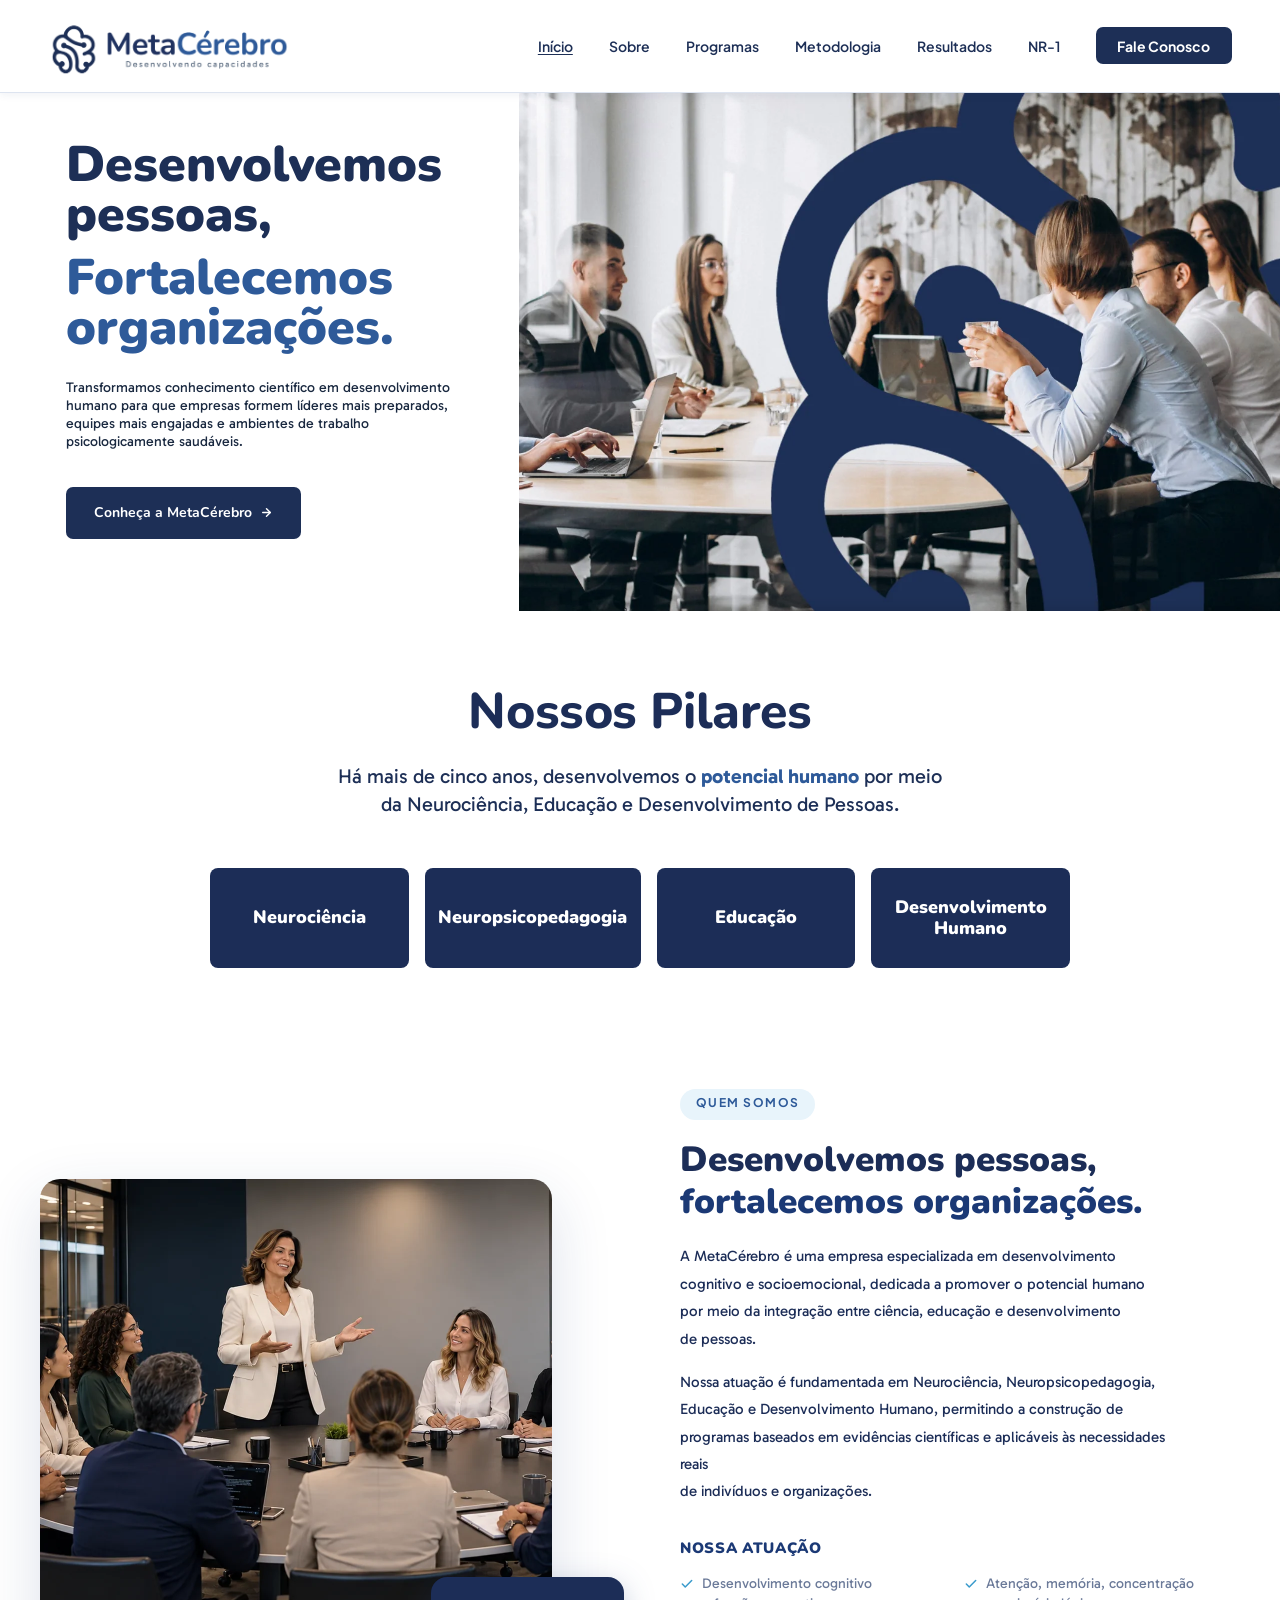
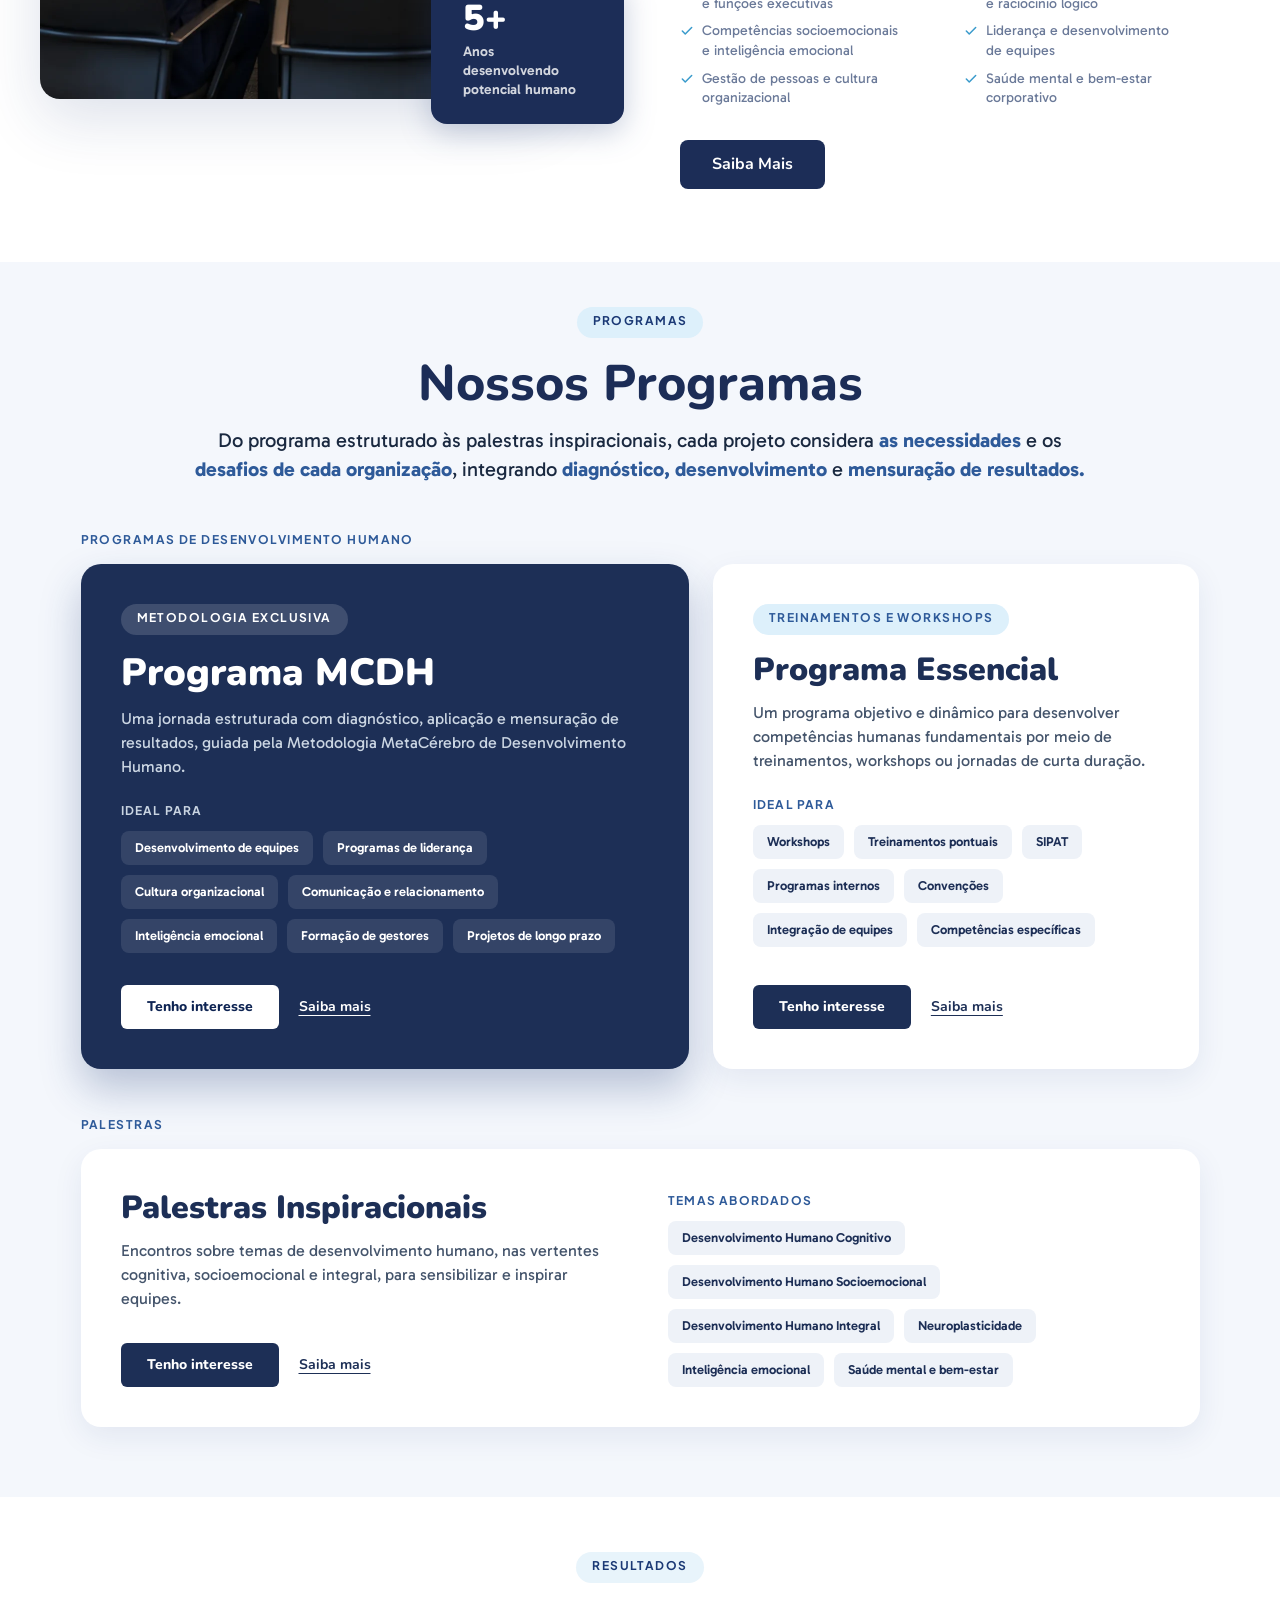
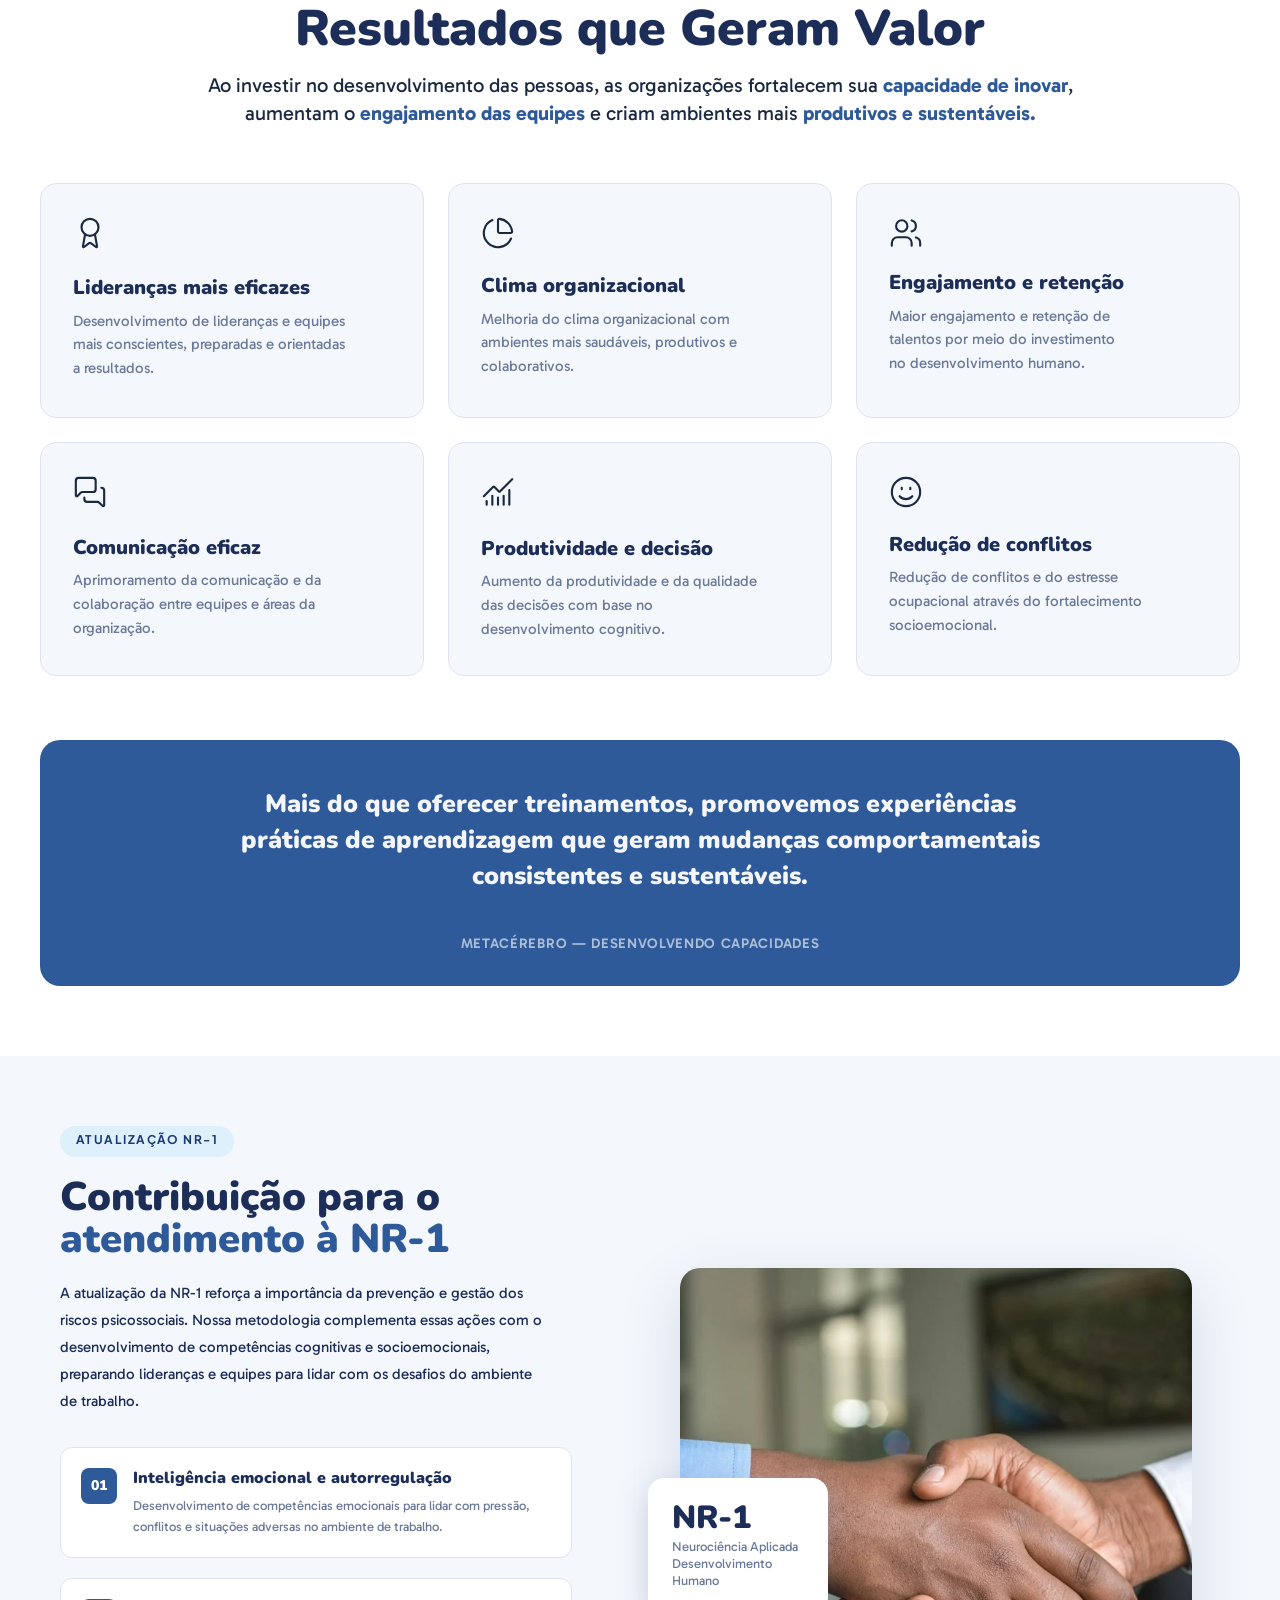
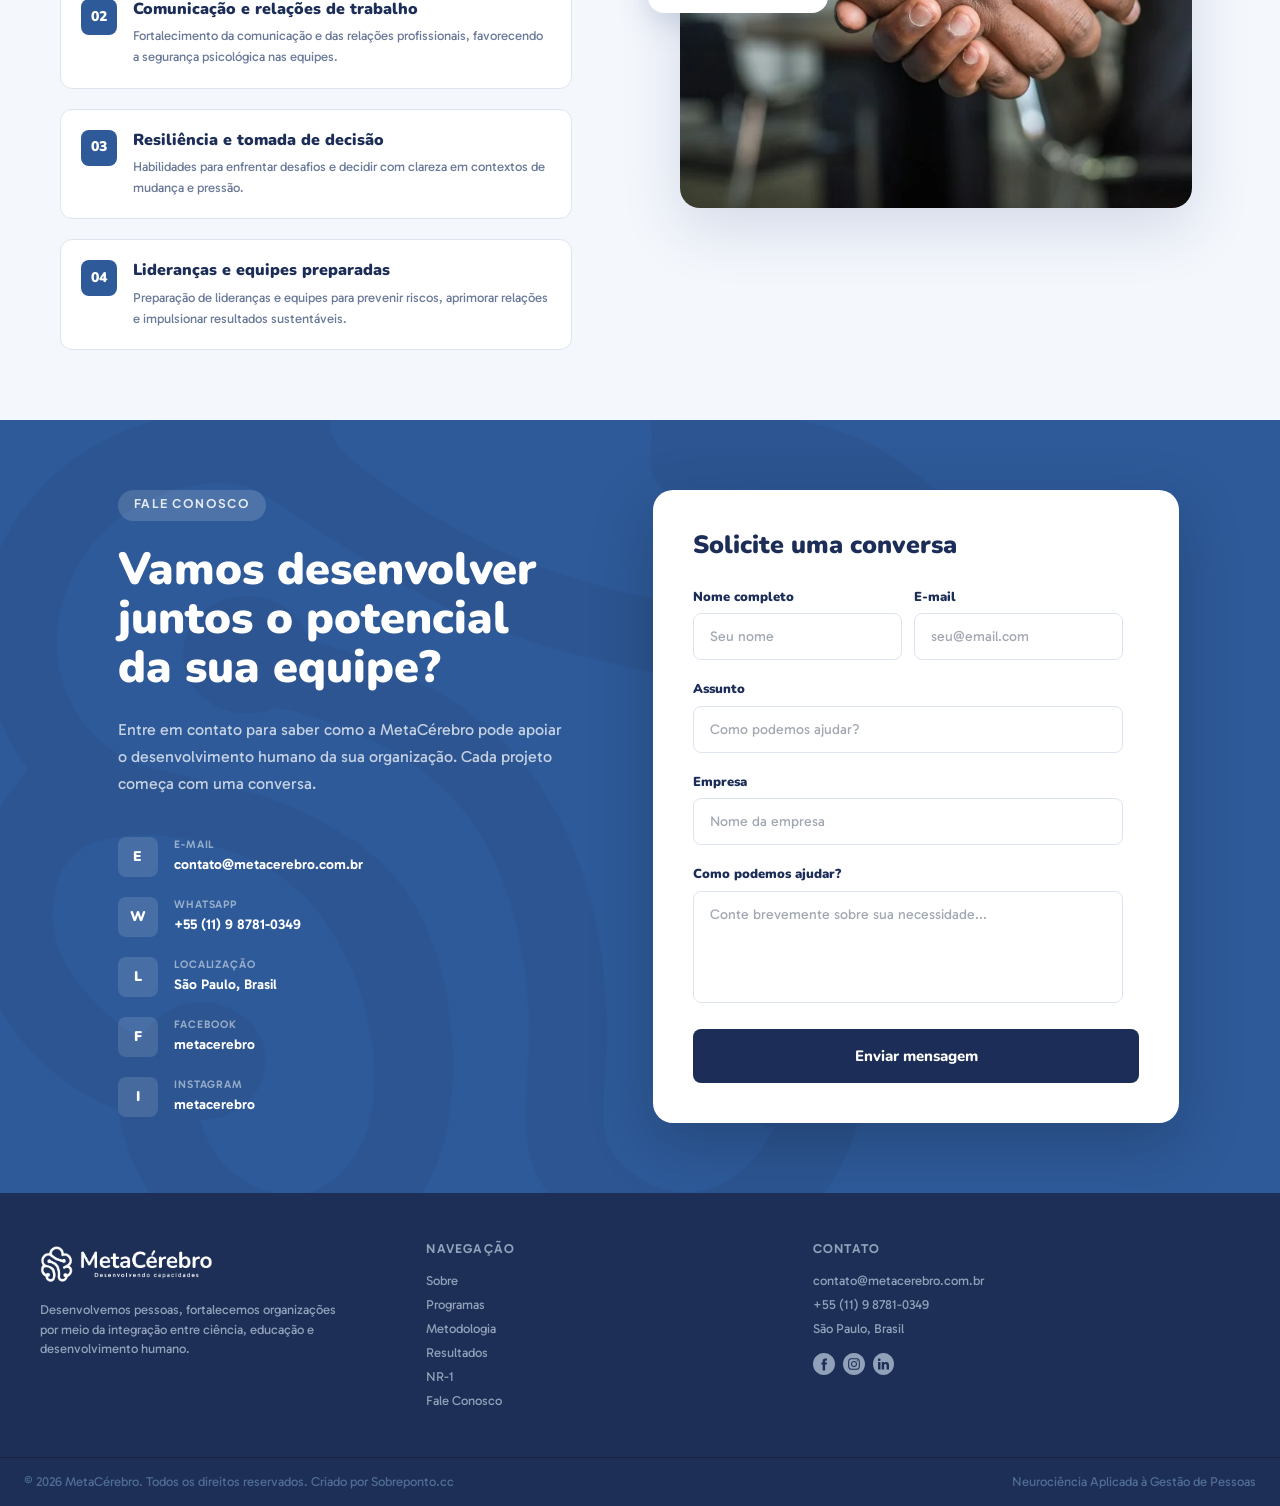
<file: index.html>
<!DOCTYPE html>
<html lang="pt-BR">
<head>
  <meta charset="utf-8">
  <meta name="viewport" content="width=device-width, initial-scale=1">
  <title>MetaCérebro</title>
  <meta name="description" content="Transformamos conhecimento científico em desenvolvimento humano para que empresas formem líderes mais preparados, equipes mais engajadas e ambientes de trabalho psicologicamente saudáveis.">
  <meta name="theme-color" content="#1d2f56">
  <meta property="og:type" content="website">
  <meta property="og:title" content="MetaCérebro — Desenvolvendo capacidades">
  <meta property="og:description" content="Neurociência aplicada à gestão de pessoas.">
  <meta property="og:locale" content="pt_BR">
  <link rel="icon" type="image/png" href="assets/favicon.png">
  <link rel="preload" href="assets/fonts/nunito-latin-900-normal.woff2" as="font" type="font/woff2" crossorigin>
  <link rel="preload" href="assets/fonts/gabarito-latin-400-normal.woff2" as="font" type="font/woff2" crossorigin>
  <link rel="stylesheet" href="css/styles.css">
  <script>document.documentElement.classList.add("js");</script>
</head>
<body>
<svg xmlns="http://www.w3.org/2000/svg" style="display:none" aria-hidden="true">
<symbol id="i-award" viewBox="0 0 24 24"><path d="m15.477 12.89 1.515 8.526a.5.5 0 0 1-.81.47l-3.58-2.687a1 1 0 0 0-1.197 0l-3.586 2.686a.5.5 0 0 1-.81-.469l1.514-8.526" />
  <circle cx="12" cy="8" r="6" /></symbol>
<symbol id="i-chart-pie" viewBox="0 0 24 24"><path d="M21 12c.552 0 1.005-.449.95-.998a10 10 0 0 0-8.953-8.951c-.55-.055-.998.398-.998.95v8a1 1 0 0 0 1 1z" />
  <path d="M21.21 15.89A10 10 0 1 1 8 2.83" /></symbol>
<symbol id="i-users" viewBox="0 0 24 24"><path d="M16 21v-2a4 4 0 0 0-4-4H6a4 4 0 0 0-4 4v2" />
  <path d="M16 3.128a4 4 0 0 1 0 7.744" />
  <path d="M22 21v-2a4 4 0 0 0-3-3.87" />
  <circle cx="9" cy="7" r="4" /></symbol>
<symbol id="i-messages-square" viewBox="0 0 24 24"><path d="M16 10a2 2 0 0 1-2 2H6.828a2 2 0 0 0-1.414.586l-2.202 2.202A.71.71 0 0 1 2 14.286V4a2 2 0 0 1 2-2h10a2 2 0 0 1 2 2z" />
  <path d="M20 9a2 2 0 0 1 2 2v10.286a.71.71 0 0 1-1.212.502l-2.202-2.202A2 2 0 0 0 17.172 19H10a2 2 0 0 1-2-2v-1" /></symbol>
<symbol id="i-chart-no-axes-combined" viewBox="0 0 24 24"><path d="M12 16v5" />
  <path d="M16 14.639V21" />
  <path d="M20 10.656V21" />
  <path d="m22 3-8.646 8.646a.5.5 0 0 1-.708 0L9.354 8.354a.5.5 0 0 0-.707 0L2 15" />
  <path d="M4 18.463V21" />
  <path d="M8 14.656V21" /></symbol>
<symbol id="i-smile" viewBox="0 0 24 24"><path d="M15 10V9" />
  <path d="M16.472 15a6 6 0 01-8.943 0" />
  <path d="M9 10V9" />
  <circle cx="12" cy="12" r="10" /></symbol>
<symbol id="i-chevron-left" viewBox="0 0 24 24"><path d="m15 18-6-6 6-6" /></symbol>
<symbol id="i-chevron-right" viewBox="0 0 24 24"><path d="m9 18 6-6-6-6" /></symbol>
<symbol id="i-arrow-right" viewBox="0 0 24 24"><path d="M5 12h14" />
  <path d="m12 5 7 7-7 7" /></symbol>
<symbol id="i-check" viewBox="0 0 24 24"><path d="M20 6 9 17l-5-5" /></symbol>
<symbol id="i-menu" viewBox="0 0 24 24"><path d="M4 5h16" />
  <path d="M4 12h16" />
  <path d="M4 19h16" /></symbol>
<symbol id="i-x" viewBox="0 0 24 24"><path d="M18 6 6 18" />
  <path d="m6 6 12 12" /></symbol>
</svg>

  <!-- ============================== NAV ============================== -->
  <header class="nav" id="nav">
    <div class="nav__inner">
      <a class="nav__logo" href="#inicio" aria-label="MetaCérebro — início">
        <img src="assets/img/logo-nav.png" alt="MetaCérebro — Desenvolvendo capacidades" width="281" height="92">
      </a>
      <button class="nav__toggle" type="button" aria-label="Abrir menu" aria-expanded="false" aria-controls="nav-links">
        <svg class="icon icon--menu"><use href="#i-menu"/></svg>
      </button>
      <ul class="nav__links" id="nav-links">
        <li><a class="nav__link is-active" href="#inicio">Início</a></li>
        <li><a class="nav__link" href="sobre.html" data-spy="sobre">Sobre</a></li>
        <li><a class="nav__link" href="programas.html" data-spy="programas">Programas</a></li>
        <li><a class="nav__link" href="metodologia.html">Metodologia</a></li>
        <li><a class="nav__link" href="resultados.html" data-spy="resultados">Resultados</a></li>
        <li><a class="nav__link" href="nr1.html" data-spy="nr1">NR-1</a></li>
        <li><a class="nav__cta" href="#contato">Fale Conosco</a></li>
      </ul>
    </div>
  </header>

  <main>
    <!-- ============================== HERO ============================== -->
    <section class="hero" id="inicio">
      <div class="hero__text">
        <h1 class="hero__title">
          <span class="hero__title-1">Desenvolvemos pessoas,</span>
          <span class="hero__title-2">Fortalecemos organizações.</span>
        </h1>
        <p class="hero__lead">Transformamos conhecimento científico em desenvolvimento humano para que empresas formem líderes mais preparados, equipes mais engajadas e ambientes de trabalho psicologicamente saudáveis.</p>
        <a class="btn hero__btn" href="#sobre">Conheça a MetaCérebro <svg class="icon" aria-hidden="true"><use href="#i-arrow-right"/></svg></a>
      </div>
      <div class="hero__media">
        <div class="hero__img">
          <img src="assets/img/hero-equipe.webp" alt="Equipe em reunião de desenvolvimento" width="2000" height="1333" fetchpriority="high">
        </div>
      </div>
    </section>

    <!-- ============================== PILARES ============================== -->
    <section class="pillars" id="pilares">
      <div class="pillars__inner fade-in">
        <h2 class="section-title">Nossos Pilares</h2>
        <p class="pillars__lead"><span style="color:var(--navy)">Há mais de cinco anos, desenvolvemos o</span> <strong>potencial humano</strong> <span style="color:var(--navy)">por meio</span> <br>da Neurociência, Educação e Desenvolvimento de Pessoas.</p>
        <div class="pillars__grid">
          <div class="pillar">Neurociência</div>
          <div class="pillar">Neuropsicopedagogia</div>
          <div class="pillar">Educação</div>
          <div class="pillar">Desenvolvimento Humano</div>
        </div>
      </div>
    </section>

    <!-- ============================== QUEM SOMOS ============================== -->
    <section class="about" id="sobre">
      <div class="about__grid">
        <div class="about__media fade-in">
          <div class="about__photo">
            <img src="assets/img/about-profissional.webp" alt="Profissional da MetaCérebro conduzindo uma atividade com uma equipe" width="1024" height="1040" loading="lazy">
          </div>
          <div class="about__stat">
            <strong>5+</strong>
            <span>Anos desenvolvendo<br>potencial humano</span>
          </div>
        </div>

        <div class="about__content fade-in" style="--d:120ms">
          <span class="pill pill--about">Quem Somos</span>
          <h2 class="about__title">Desenvolvemos pessoas,<span>fortalecemos organizações.</span></h2>
          <p class="about__text">A MetaCérebro é uma empresa especializada em desenvolvimento cognitivo e socioemocional, dedicada a promover o potencial humano por meio da integração entre ciência, educação e desenvolvimento<br class="br-lg"> de pessoas.</p>
          <p class="about__text">Nossa atuação é fundamentada em Neurociência, Neuropsicopedagogia, Educação e Desenvolvimento Humano, permitindo a construção de programas baseados em evidências científicas e aplicáveis às necessidades reais<br class="br-lg"> de indivíduos e organizações.</p>
          <h3 class="about__sub">Nossa Atuação</h3>
          <ul class="about__list">
            <li><svg class="icon" aria-hidden="true"><use href="#i-check"/></svg><span>Desenvolvimento cognitivo<br class="br-lg"> e funções executivas</span></li>
            <li><svg class="icon" aria-hidden="true"><use href="#i-check"/></svg><span>Atenção, memória, concentração<br class="br-lg"> e raciocínio lógico</span></li>
            <li><svg class="icon" aria-hidden="true"><use href="#i-check"/></svg><span>Competências socioemocionais<br class="br-lg"> e inteligência emocional</span></li>
            <li><svg class="icon" aria-hidden="true"><use href="#i-check"/></svg><span>Liderança e desenvolvimento<br class="br-lg"> de equipes</span></li>
            <li><svg class="icon" aria-hidden="true"><use href="#i-check"/></svg><span>Gestão de pessoas e cultura organizacional</span></li>
            <li><svg class="icon" aria-hidden="true"><use href="#i-check"/></svg><span>Saúde mental e bem-estar<br class="br-lg"> corporativo</span></li>
          </ul>
          <a class="btn" href="#contato">Saiba Mais</a>
        </div>
      </div>
    </section>

    <!-- ============================== SOLUÇÕES ============================== -->
    <section class="programs" id="programas">
      <div class="container">
        <div class="section-head fade-in">
          <span class="pill">Programas</span>
          <h2 class="section-title">Nossos Programas</h2>
          <p class="section-lead">Do programa estruturado às palestras inspiracionais, cada projeto considera <strong>as necessidades</strong> e os <strong>desafios de cada organização</strong>, integrando <strong>diagnóstico, desenvolvimento</strong> e <strong>mensuração de resultados.</strong></p>
        </div>

        <p class="hp-group fade-in">Programas de desenvolvimento humano</p>
        <div class="hp-row">
          <article class="hp-card hp-card--main fade-in" aria-label="Programa MCDH">
            <span class="pg-tag">Metodologia exclusiva</span>
            <h3 class="hp-card__title">Programa MCDH</h3>
            <p class="hp-card__text">Uma jornada estruturada com diagnóstico, aplicação e mensuração de resultados, guiada pela Metodologia MetaCérebro de Desenvolvimento Humano.</p>
            <p class="hp-card__label">Ideal para</p>
            <ul class="pg-chips pg-chips--dark"><li class="pg-chip">Desenvolvimento de equipes</li><li class="pg-chip">Programas de liderança</li><li class="pg-chip">Cultura organizacional</li><li class="pg-chip">Comunicação e relacionamento</li><li class="pg-chip">Inteligência emocional</li><li class="pg-chip">Formação de gestores</li><li class="pg-chip">Projetos de longo prazo</li></ul>
            <div class="hp-card__cta">
              <a class="pg-btn pg-btn--light" href="contato.html#programa-mcdh">Tenho interesse</a>
              <a class="hp-card__more" href="programas.html#mcdh">Saiba mais</a>
            </div>
          </article>
          <article class="hp-card fade-in" style="--d:100ms" aria-label="Programa Essencial">
            <span class="pg-tag pg-tag--soft">Treinamentos e workshops</span>
            <h3 class="hp-card__title">Programa Essencial</h3>
            <p class="hp-card__text">Um programa objetivo e dinâmico para desenvolver competências humanas fundamentais por meio de treinamentos, workshops ou jornadas de curta duração.</p>
            <p class="hp-card__label">Ideal para</p>
            <ul class="pg-chips"><li class="pg-chip">Workshops</li><li class="pg-chip">Treinamentos pontuais</li><li class="pg-chip">SIPAT</li><li class="pg-chip">Programas internos</li><li class="pg-chip">Convenções</li><li class="pg-chip">Integração de equipes</li><li class="pg-chip">Competências específicas</li></ul>
            <div class="hp-card__cta">
              <a class="pg-btn" href="contato.html#programa-essencial">Tenho interesse</a>
              <a class="hp-card__more hp-card__more--dark" href="programas.html#essencial">Saiba mais</a>
            </div>
          </article>
        </div>

        <p class="hp-group fade-in">Palestras</p>
        <article class="hp-talks fade-in" aria-label="Palestras Inspiracionais">
          <div class="hp-talks__text">
            <h3 class="hp-card__title">Palestras Inspiracionais</h3>
            <p class="hp-card__text">Encontros sobre temas de desenvolvimento humano, nas vertentes cognitiva, socioemocional e integral, para sensibilizar e inspirar equipes.</p>
            <div class="hp-card__cta">
              <a class="pg-btn" href="contato.html#palestras">Tenho interesse</a>
              <a class="hp-card__more hp-card__more--dark" href="programas.html#palestras">Saiba mais</a>
            </div>
          </div>
          <div class="hp-talks__tags">
            <p class="hp-card__label">Temas abordados</p>
            <ul class="pg-chips"><li class="pg-chip">Desenvolvimento Humano Cognitivo</li><li class="pg-chip">Desenvolvimento Humano Socioemocional</li><li class="pg-chip">Desenvolvimento Humano Integral</li><li class="pg-chip">Neuroplasticidade</li><li class="pg-chip">Inteligência emocional</li><li class="pg-chip">Saúde mental e bem-estar</li></ul>
          </div>
        </article>
      </div>
    </section>

    <!-- ============================== RESULTADOS ============================== -->
    <section class="results" id="resultados">
      <div class="container">
        <div class="section-head fade-in">
          <span class="pill pill--soft">Resultados</span>
          <h2 class="section-title">Resultados que Geram Valor</h2>
          <p class="section-lead">Ao investir no desenvolvimento das pessoas, as organizações fortalecem sua <strong>capacidade de inovar</strong>, aumentam o <strong>engajamento das equipes</strong> e criam ambientes mais <strong>produtivos e sustentáveis.</strong></p>
        </div>

        <div class="results__grid">
          <article class="result fade-in">
            <div class="result__icon" style="--ih:44px"><svg class="icon" aria-hidden="true"><use href="#i-award"/></svg></div>
            <h3>Lideranças mais eficazes</h3>
            <p>Desenvolvimento de lideranças e equipes mais conscientes, preparadas e orientadas a resultados.</p>
          </article>
          <article class="result fade-in" style="--d:80ms">
            <div class="result__icon" style="--ih:42px"><svg class="icon" aria-hidden="true"><use href="#i-chart-pie"/></svg></div>
            <h3>Clima organizacional</h3>
            <p>Melhoria do clima organizacional com ambientes mais saudáveis, produtivos e colaborativos.</p>
          </article>
          <article class="result fade-in" style="--d:160ms">
            <div class="result__icon" style="--ih:39px"><svg class="icon" aria-hidden="true"><use href="#i-users"/></svg></div>
            <h3>Engajamento e retenção</h3>
            <p>Maior engajamento e retenção de<br class="br-lg"> talentos por meio do investimento<br class="br-lg"> no desenvolvimento humano.</p>
          </article>
          <article class="result fade-in">
            <div class="result__icon" style="--ih:45px"><svg class="icon" aria-hidden="true"><use href="#i-messages-square"/></svg></div>
            <h3>Comunicação eficaz</h3>
            <p>Aprimoramento da comunicação e da colaboração entre equipes e áreas da organização.</p>
          </article>
          <article class="result fade-in" style="--d:80ms">
            <div class="result__icon" style="--ih:46px"><svg class="icon" aria-hidden="true"><use href="#i-chart-no-axes-combined"/></svg></div>
            <h3>Produtividade e decisão</h3>
            <p>Aumento da produtividade e da qualidade das decisões com base no desenvolvimento cognitivo.</p>
          </article>
          <article class="result fade-in" style="--d:160ms">
            <div class="result__icon" style="--ih:42px"><svg class="icon" aria-hidden="true"><use href="#i-smile"/></svg></div>
            <h3>Redução de conflitos</h3>
            <p>Redução de conflitos e do estresse ocupacional através do fortalecimento socioemocional.</p>
          </article>
        </div>

        <div class="quote fade-in">
          <p>Mais do que oferecer treinamentos, promovemos experiências práticas de aprendizagem que geram mudanças comportamentais consistentes e sustentáveis.</p>
          <small>MetaCérebro — Desenvolvendo capacidades</small>
        </div>
      </div>
    </section>

    <!-- ============================== NR-1 ============================== -->
    <section class="nr1" id="nr1">
      <div class="nr1__grid">
        <div class="nr1__content fade-in">
          <span class="pill">Atualização NR-1</span>
          <h2 class="nr1__title">Contribuição para o<br class="br-lg"> <span>atendimento à NR-1</span></h2>
          <p class="nr1__text">A atualização da NR-1 reforça a importância da prevenção e gestão dos riscos psicossociais. Nossa metodologia complementa essas ações com o desenvolvimento de competências cognitivas e socioemocionais, preparando lideranças e equipes para lidar com os desafios do ambiente de trabalho.</p>
          <ol class="nr1__steps">
            <li class="step">
              <span class="step__n" aria-hidden="true">01</span>
              <div><h3>Inteligência emocional e autorregulação</h3><p>Desenvolvimento de competências emocionais para lidar com pressão, conflitos e situações adversas no ambiente de trabalho.</p></div>
            </li>
            <li class="step">
              <span class="step__n" aria-hidden="true">02</span>
              <div><h3>Comunicação e relações de trabalho</h3><p>Fortalecimento da comunicação e das relações profissionais, favorecendo a segurança psicológica nas equipes.</p></div>
            </li>
            <li class="step">
              <span class="step__n" aria-hidden="true">03</span>
              <div><h3>Resiliência e tomada de decisão</h3><p>Habilidades para enfrentar desafios e decidir com clareza em contextos de mudança e pressão.</p></div>
            </li>
            <li class="step">
              <span class="step__n" aria-hidden="true">04</span>
              <div><h3>Lideranças e equipes preparadas</h3><p>Preparação de lideranças e equipes para prevenir riscos, aprimorar relações e impulsionar resultados sustentáveis.</p></div>
            </li>
          </ol>
        </div>

        <div class="nr1__media fade-in" style="--d:120ms">
          <div class="nr1__photo"><img src="assets/img/nr1-saude-mental.webp" alt="Aperto de mãos entre profissionais" width="700" height="800" loading="lazy"></div>
          <div class="nr1__badge">
            <strong>NR-1</strong>
            <span>Neurociência Aplicada<br>Desenvolvimento Humano</span>
          </div>
        </div>
      </div>
    </section>

    <!-- ============================== CONTATO ============================== -->
    <section class="contact" id="contato">
      <div class="contact__bg" aria-hidden="true"><img src="assets/img/contact-bg.png" alt="" loading="lazy"></div>
      <div class="contact__grid">
        <div class="contact__info fade-in">
          <span class="pill pill--light">Fale Conosco</span>
          <h2 class="contact__title">Vamos desenvolver<br>juntos o potencial<br>da sua equipe?</h2>
          <p class="contact__text">Entre em contato para saber como a MetaCérebro pode apoiar<br class="br-lg"> o desenvolvimento humano da sua organização. Cada projeto começa com uma conversa.</p>
          <ul class="contact__list">
            <li><a class="contact__item" href="mailto:contato@metacerebro.com.br"><span class="contact__letter" aria-hidden="true">E</span><span><span class="contact__label">E-mail</span><span class="contact__value">contato@metacerebro.com.br</span></span></a></li>
            <li><a class="contact__item" href="https://wa.me/5511987810349" target="_blank" rel="noopener"><span class="contact__letter" aria-hidden="true">W</span><span><span class="contact__label">WhatsApp</span><span class="contact__value">+55 (11) 9 8781-0349</span></span></a></li>
            <li class="contact__item"><span class="contact__letter" aria-hidden="true">L</span><span><span class="contact__label">Localização</span><span class="contact__value">São Paulo, Brasil</span></span></li>
            <li><a class="contact__item" href="https://www.facebook.com/metacerebro" target="_blank" rel="noopener"><span class="contact__letter" aria-hidden="true">F</span><span><span class="contact__label">Facebook</span><span class="contact__value">metacerebro</span></span></a></li>
            <li><a class="contact__item" href="https://www.instagram.com/metacerebro" target="_blank" rel="noopener"><span class="contact__letter" aria-hidden="true">I</span><span><span class="contact__label">Instagram</span><span class="contact__value">metacerebro</span></span></a></li>
          </ul>
        </div>

        <form class="form fade-in" id="contact-form" action="mailto:contato@metacerebro.com.br" method="post" enctype="text/plain" style="--d:120ms">
          <div class="form__fields">
            <h3>Solicite uma conversa</h3>
            <div class="form__row">
              <div class="field"><label for="f-nome">Nome completo</label><input id="f-nome" name="nome" type="text" placeholder="Seu nome" autocomplete="name" required></div>
              <div class="field"><label for="f-email">E-mail</label><input id="f-email" name="email" type="email" placeholder="seu@email.com" autocomplete="email" required></div>
            </div>
            <div class="field"><label for="f-assunto">Assunto</label><input id="f-assunto" name="assunto" type="text" placeholder="Como podemos ajudar?"></div>
            <div class="field"><label for="f-empresa">Empresa</label><input id="f-empresa" name="empresa" type="text" placeholder="Nome da empresa" autocomplete="organization"></div>
            <div class="field"><label for="f-msg">Como podemos ajudar?</label><textarea id="f-msg" name="mensagem" placeholder="Conte brevemente sobre sua necessidade..." required></textarea></div>
            <button class="btn form__submit" type="submit">Enviar mensagem</button>
            <p class="form__status" role="status" aria-live="polite"></p>
          </div>
        </form>
      </div>
    </section>
  </main>

  <!-- ============================== FOOTER ============================== -->
  <footer class="footer">
    <div class="footer__grid">
      <div>
        <img class="footer__logo" src="assets/img/logo-footer.png" alt="MetaCérebro — Desenvolvendo capacidades" width="179" height="43">
        <p class="footer__about">Desenvolvemos pessoas, fortalecemos organizações por meio da integração entre ciência, educação e desenvolvimento humano.</p>
      </div>
      <nav aria-label="Rodapé">
        <h4>Navegação</h4>
        <div class="footer__list">
          <a href="sobre.html">Sobre</a>
          <a href="programas.html">Programas</a>
          <a href="metodologia.html">Metodologia</a>
          <a href="resultados.html">Resultados</a>
          <a href="nr1.html">NR-1</a>
          <a href="#contato">Fale Conosco</a>
        </div>
      </nav>
      <div>
        <h4>Contato</h4>
        <div class="footer__list">
          <a href="mailto:contato@metacerebro.com.br">contato@metacerebro.com.br</a>
          <a href="https://wa.me/5511987810349" target="_blank" rel="noopener">+55 (11) 9 8781-0349</a>
          <span>São Paulo, Brasil</span>
        </div>
        <div class="footer__social">
          <a href="https://www.facebook.com/metacerebro" target="_blank" rel="noopener" aria-label="Facebook"><img src="assets/icons/facebook.svg" alt="" width="22" height="22"></a>
          <a href="https://www.instagram.com/metacerebro" target="_blank" rel="noopener" aria-label="Instagram"><img src="assets/icons/instagram.svg" alt="" width="22" height="22"></a>
          <a href="https://www.linkedin.com/company/metacerebro" target="_blank" rel="noopener" aria-label="LinkedIn"><img src="assets/icons/linkedin.svg" alt="" width="22" height="22"></a>
        </div>
      </div>
    </div>
    <div class="footer__bottom">
      <div class="footer__bottom-inner">
        <p>© 2026 MetaCérebro. Todos os direitos reservados. Criado por Sobreponto.cc</p>
        <p>Neurociência Aplicada à Gestão de Pessoas</p>
      </div>
    </div>
  </footer>

  <script src="js/script.js"></script>
</body>
</html>
</file>
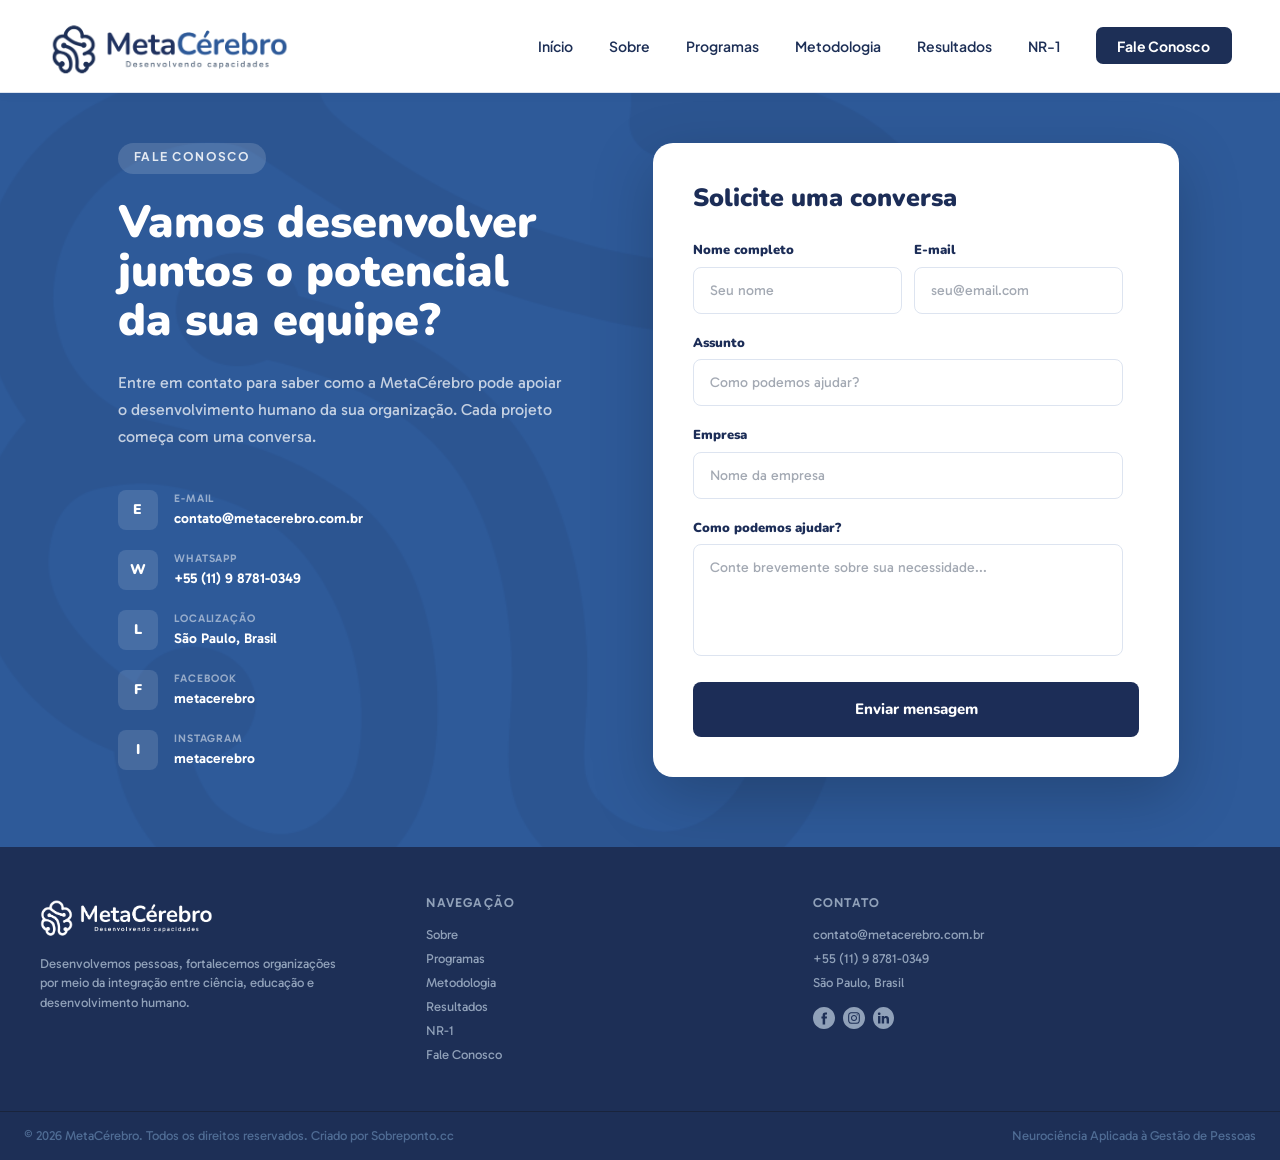
<file: contato.html>
<!DOCTYPE html>
<html lang="pt-BR">
<head>
  <meta charset="utf-8">
  <meta name="viewport" content="width=device-width, initial-scale=1">
  <title>Contato — MetaCérebro</title>
  <meta name="description" content="Fale com a MetaCérebro: entre em contato para saber como podemos apoiar o desenvolvimento humano da sua organização.">
  <meta name="theme-color" content="#1d2f56">
  <link rel="icon" type="image/png" href="assets/favicon.png">
  <link rel="preload" href="assets/fonts/nunito-latin-900-normal.woff2" as="font" type="font/woff2" crossorigin>
  <link rel="preload" href="assets/fonts/gabarito-latin-400-normal.woff2" as="font" type="font/woff2" crossorigin>
  <link rel="stylesheet" href="css/styles.css">
  <script>document.documentElement.classList.add("js");</script>
</head>
<body>
<svg xmlns="http://www.w3.org/2000/svg" style="display:none" aria-hidden="true">
<symbol id="i-award" viewBox="0 0 24 24"><path d="m15.477 12.89 1.515 8.526a.5.5 0 0 1-.81.47l-3.58-2.687a1 1 0 0 0-1.197 0l-3.586 2.686a.5.5 0 0 1-.81-.469l1.514-8.526" />
  <circle cx="12" cy="8" r="6" /></symbol>
<symbol id="i-chart-pie" viewBox="0 0 24 24"><path d="M21 12c.552 0 1.005-.449.95-.998a10 10 0 0 0-8.953-8.951c-.55-.055-.998.398-.998.95v8a1 1 0 0 0 1 1z" />
  <path d="M21.21 15.89A10 10 0 1 1 8 2.83" /></symbol>
<symbol id="i-users" viewBox="0 0 24 24"><path d="M16 21v-2a4 4 0 0 0-4-4H6a4 4 0 0 0-4 4v2" />
  <path d="M16 3.128a4 4 0 0 1 0 7.744" />
  <path d="M22 21v-2a4 4 0 0 0-3-3.87" />
  <circle cx="9" cy="7" r="4" /></symbol>
<symbol id="i-messages-square" viewBox="0 0 24 24"><path d="M16 10a2 2 0 0 1-2 2H6.828a2 2 0 0 0-1.414.586l-2.202 2.202A.71.71 0 0 1 2 14.286V4a2 2 0 0 1 2-2h10a2 2 0 0 1 2 2z" />
  <path d="M20 9a2 2 0 0 1 2 2v10.286a.71.71 0 0 1-1.212.502l-2.202-2.202A2 2 0 0 0 17.172 19H10a2 2 0 0 1-2-2v-1" /></symbol>
<symbol id="i-chart-no-axes-combined" viewBox="0 0 24 24"><path d="M12 16v5" />
  <path d="M16 14.639V21" />
  <path d="M20 10.656V21" />
  <path d="m22 3-8.646 8.646a.5.5 0 0 1-.708 0L9.354 8.354a.5.5 0 0 0-.707 0L2 15" />
  <path d="M4 18.463V21" />
  <path d="M8 14.656V21" /></symbol>
<symbol id="i-smile" viewBox="0 0 24 24"><path d="M15 10V9" />
  <path d="M16.472 15a6 6 0 01-8.943 0" />
  <path d="M9 10V9" />
  <circle cx="12" cy="12" r="10" /></symbol>
<symbol id="i-chevron-left" viewBox="0 0 24 24"><path d="m15 18-6-6 6-6" /></symbol>
<symbol id="i-chevron-right" viewBox="0 0 24 24"><path d="m9 18 6-6-6-6" /></symbol>
<symbol id="i-arrow-right" viewBox="0 0 24 24"><path d="M5 12h14" />
  <path d="m12 5 7 7-7 7" /></symbol>
<symbol id="i-check" viewBox="0 0 24 24"><path d="M20 6 9 17l-5-5" /></symbol>
<symbol id="i-menu" viewBox="0 0 24 24"><path d="M4 5h16" />
  <path d="M4 12h16" />
  <path d="M4 19h16" /></symbol>
<symbol id="i-x" viewBox="0 0 24 24"><path d="M18 6 6 18" />
  <path d="m6 6 12 12" /></symbol>
</svg>
  <header class="nav" id="nav">
    <div class="nav__inner">
      <a class="nav__logo" href="index.html#inicio" aria-label="MetaCérebro — início">
        <img src="assets/img/logo-nav.png" alt="MetaCérebro — Desenvolvendo capacidades" width="281" height="92">
      </a>
      <button class="nav__toggle" type="button" aria-label="Abrir menu" aria-expanded="false" aria-controls="nav-links">
        <svg class="icon icon--menu"><use href="#i-menu"/></svg>
      </button>
      <ul class="nav__links" id="nav-links">
        <li><a class="nav__link" href="index.html#inicio">Início</a></li>
        <li><a class="nav__link" href="sobre.html">Sobre</a></li>
        <li><a class="nav__link" href="programas.html">Programas</a></li>
        <li><a class="nav__link" href="metodologia.html">Metodologia</a></li>
        <li><a class="nav__link" href="resultados.html">Resultados</a></li>
        <li><a class="nav__link" href="nr1.html">NR-1</a></li>
        <li><a class="nav__cta" href="contato.html" aria-current="page">Fale Conosco</a></li>
      </ul>
    </div>
  </header>

  <main>
    <section class="contact contact--page" id="contato">
      <div class="contact__bg" aria-hidden="true"><img src="assets/img/contact-bg.png" alt="" loading="lazy"></div>
      <div class="contact__grid">
        <div class="contact__info fade-in">
          <span class="pill pill--light">Fale Conosco</span>
          <h2 class="contact__title">Vamos desenvolver<br>juntos o potencial<br>da sua equipe?</h2>
          <p class="contact__text">Entre em contato para saber como a MetaCérebro pode apoiar<br class="br-lg"> o desenvolvimento humano da sua organização. Cada projeto começa com uma conversa.</p>
          <ul class="contact__list">
            <li><a class="contact__item" href="mailto:contato@metacerebro.com.br"><span class="contact__letter" aria-hidden="true">E</span><span><span class="contact__label">E-mail</span><span class="contact__value">contato@metacerebro.com.br</span></span></a></li>
            <li><a class="contact__item" href="https://wa.me/5511987810349" target="_blank" rel="noopener"><span class="contact__letter" aria-hidden="true">W</span><span><span class="contact__label">WhatsApp</span><span class="contact__value">+55 (11) 9 8781-0349</span></span></a></li>
            <li class="contact__item"><span class="contact__letter" aria-hidden="true">L</span><span><span class="contact__label">Localização</span><span class="contact__value">São Paulo, Brasil</span></span></li>
            <li><a class="contact__item" href="https://www.facebook.com/metacerebro" target="_blank" rel="noopener"><span class="contact__letter" aria-hidden="true">F</span><span><span class="contact__label">Facebook</span><span class="contact__value">metacerebro</span></span></a></li>
            <li><a class="contact__item" href="https://www.instagram.com/metacerebro" target="_blank" rel="noopener"><span class="contact__letter" aria-hidden="true">I</span><span><span class="contact__label">Instagram</span><span class="contact__value">metacerebro</span></span></a></li>
          </ul>
        </div>

        <form class="form fade-in" id="contact-form" action="mailto:contato@metacerebro.com.br" method="post" enctype="text/plain" style="--d:120ms">
          <div class="form__fields">
            <h3>Solicite uma conversa</h3>
            <div class="form__row">
              <div class="field"><label for="f-nome">Nome completo</label><input id="f-nome" name="nome" type="text" placeholder="Seu nome" autocomplete="name" required></div>
              <div class="field"><label for="f-email">E-mail</label><input id="f-email" name="email" type="email" placeholder="seu@email.com" autocomplete="email" required></div>
            </div>
            <div class="field"><label for="f-assunto">Assunto</label><input id="f-assunto" name="assunto" type="text" placeholder="Como podemos ajudar?"></div>
            <div class="field"><label for="f-empresa">Empresa</label><input id="f-empresa" name="empresa" type="text" placeholder="Nome da empresa" autocomplete="organization"></div>
            <div class="field"><label for="f-msg">Como podemos ajudar?</label><textarea id="f-msg" name="mensagem" placeholder="Conte brevemente sobre sua necessidade..." required></textarea></div>
            <button class="btn form__submit" type="submit">Enviar mensagem</button>
            <p class="form__status" role="status" aria-live="polite"></p>
          </div>
        </form>
      </div>
    </section>
  </main>

  <footer class="footer">
    <div class="footer__grid">
      <div>
        <img class="footer__logo" src="assets/img/logo-footer.png" alt="MetaCérebro — Desenvolvendo capacidades" width="179" height="43">
        <p class="footer__about">Desenvolvemos pessoas, fortalecemos organizações por meio da integração entre ciência, educação e desenvolvimento humano.</p>
      </div>
      <nav aria-label="Rodapé">
        <h4>Navegação</h4>
        <div class="footer__list">
          <a href="sobre.html">Sobre</a>
          <a href="programas.html">Programas</a>
          <a href="metodologia.html">Metodologia</a>
          <a href="resultados.html">Resultados</a>
          <a href="nr1.html">NR-1</a>
          <a href="contato.html">Fale Conosco</a>
        </div>
      </nav>
      <div>
        <h4>Contato</h4>
        <div class="footer__list">
          <a href="mailto:contato@metacerebro.com.br">contato@metacerebro.com.br</a>
          <a href="https://wa.me/5511987810349" target="_blank" rel="noopener">+55 (11) 9 8781-0349</a>
          <span>São Paulo, Brasil</span>
        </div>
        <div class="footer__social">
          <a href="https://www.facebook.com/metacerebro" target="_blank" rel="noopener" aria-label="Facebook"><img src="assets/icons/facebook.svg" alt="" width="22" height="22"></a>
          <a href="https://www.instagram.com/metacerebro" target="_blank" rel="noopener" aria-label="Instagram"><img src="assets/icons/instagram.svg" alt="" width="22" height="22"></a>
          <a href="https://www.linkedin.com/company/metacerebro" target="_blank" rel="noopener" aria-label="LinkedIn"><img src="assets/icons/linkedin.svg" alt="" width="22" height="22"></a>
        </div>
      </div>
    </div>
    <div class="footer__bottom">
      <div class="footer__bottom-inner">
        <p>© 2026 MetaCérebro. Todos os direitos reservados. Criado por Sobreponto.cc</p>
        <p>Neurociência Aplicada à Gestão de Pessoas</p>
      </div>
    </div>
  </footer>

  <script src="js/script.js"></script>
</body>
</html>
</file>
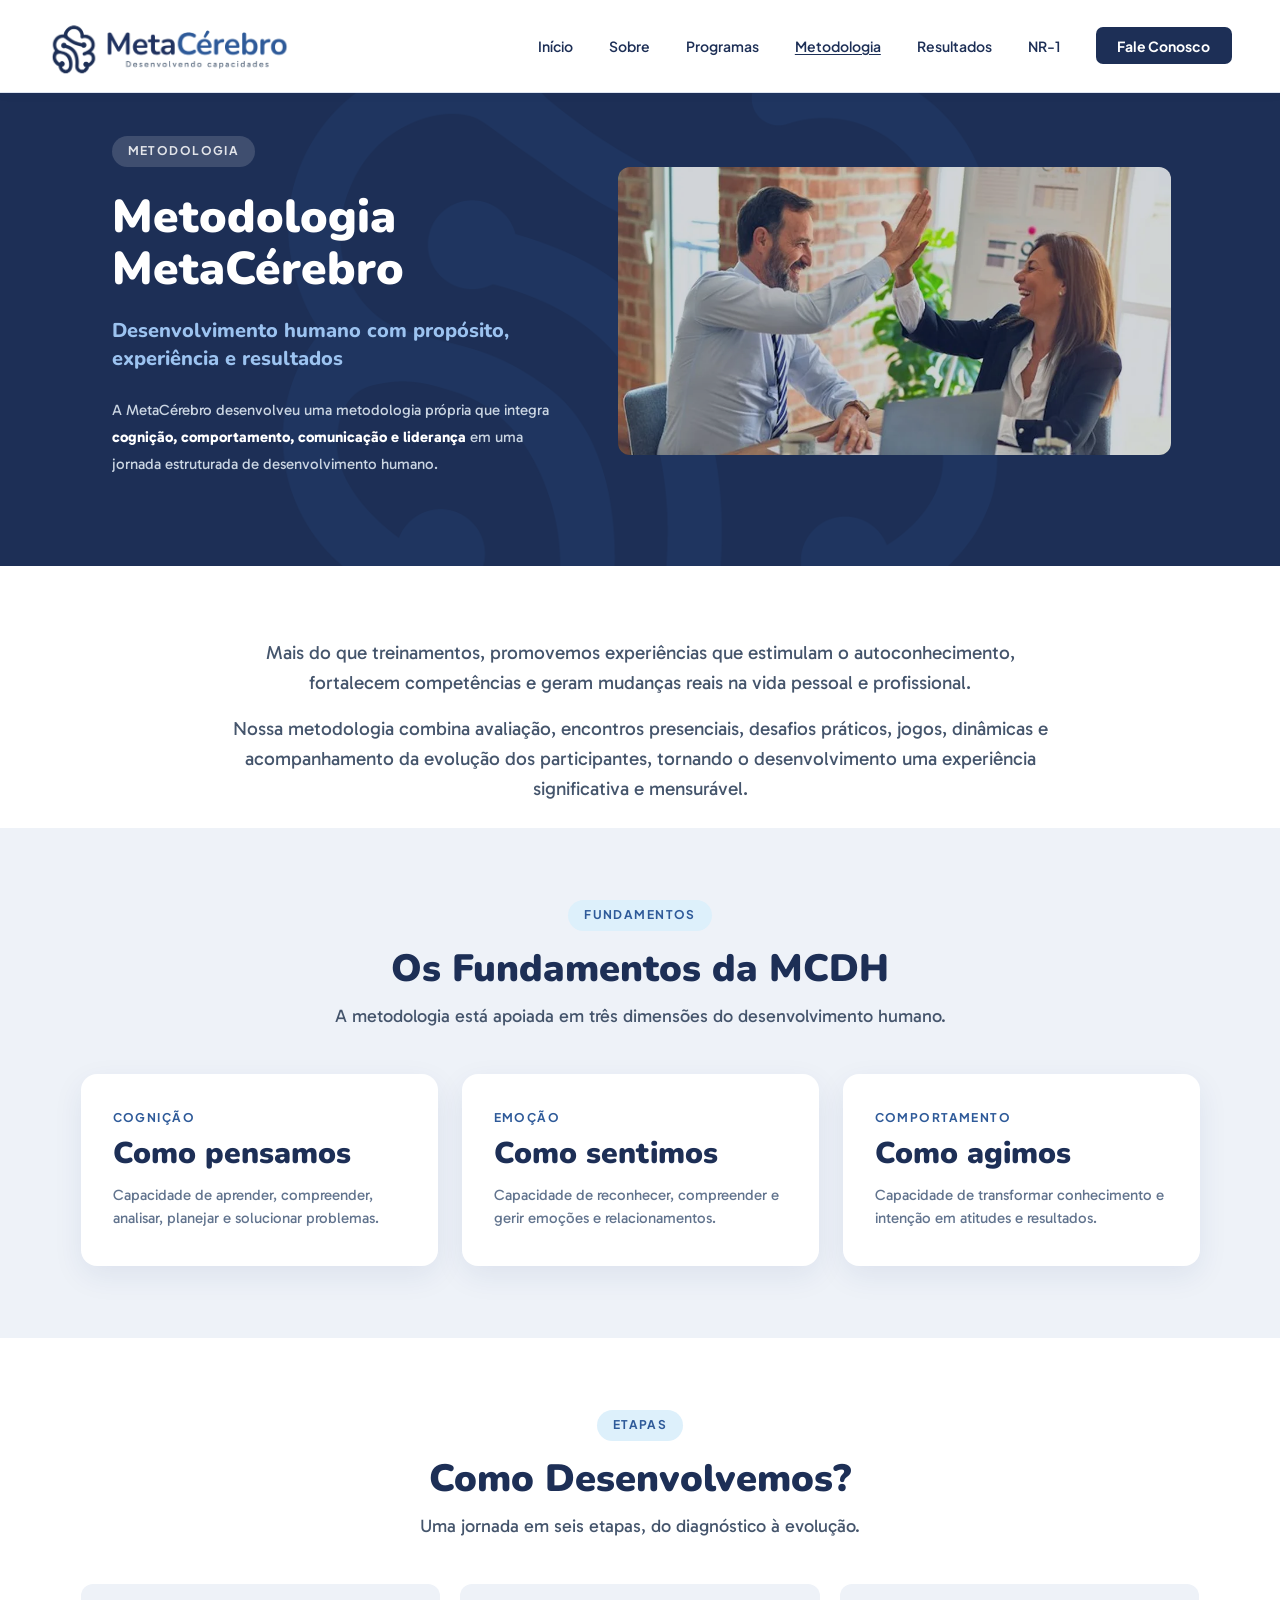
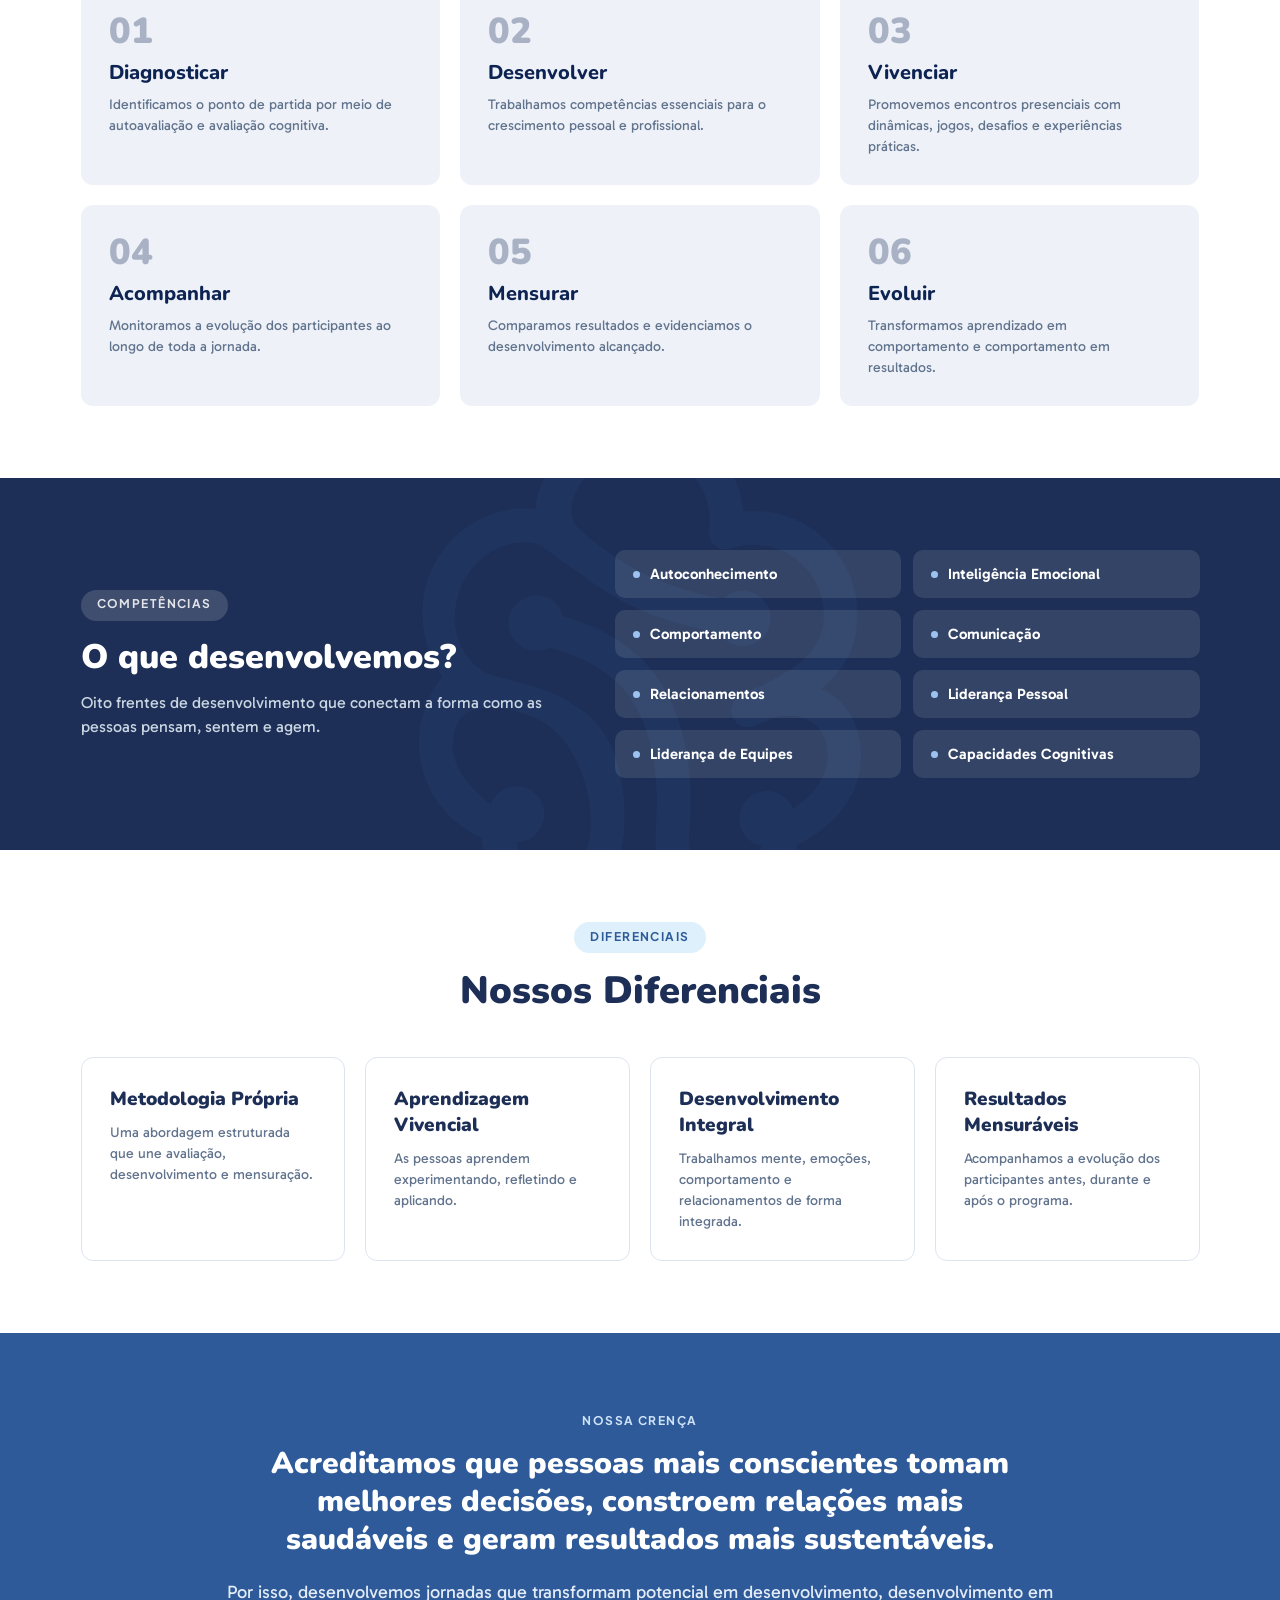
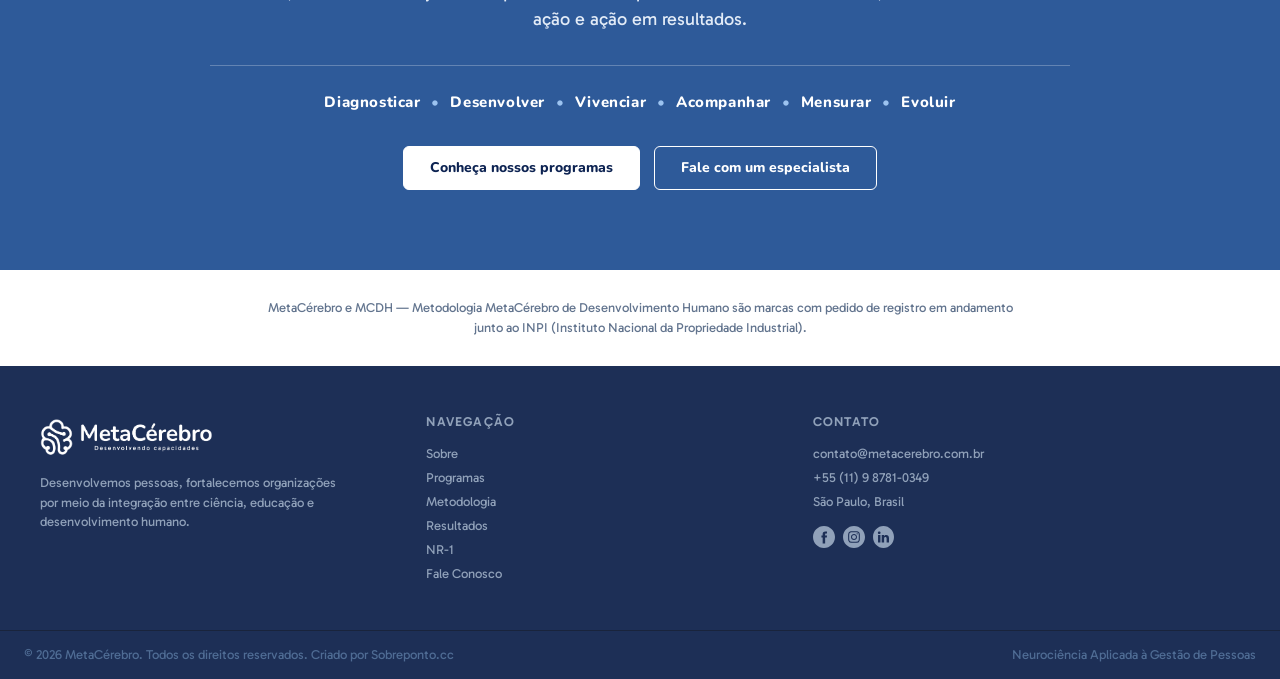
<file: metodologia.html>
<!DOCTYPE html>
<html lang="pt-BR">
<head>
  <meta charset="utf-8">
  <meta name="viewport" content="width=device-width, initial-scale=1">
  <title>Metodologia — MetaCérebro</title>
  <meta name="description" content="Conheça a MCDH, a Metodologia MetaCérebro de Desenvolvimento Humano: cognição, emoção e comportamento em uma jornada que diagnostica, desenvolve, vivencia, acompanha, mensura e evolui.">
  <meta name="theme-color" content="#1d2f56">
  <link rel="icon" type="image/png" href="assets/favicon.png">
  <link rel="preload" href="assets/fonts/nunito-latin-900-normal.woff2" as="font" type="font/woff2" crossorigin>
  <link rel="preload" href="assets/fonts/gabarito-latin-400-normal.woff2" as="font" type="font/woff2" crossorigin>
  <link rel="stylesheet" href="css/styles.css">
  <script>document.documentElement.classList.add("js");</script>
</head>
<body>
<svg xmlns="http://www.w3.org/2000/svg" style="display:none" aria-hidden="true">
<symbol id="i-arrow-right" viewBox="0 0 24 24"><path d="M5 12h14" />
  <path d="m12 5 7 7-7 7" /></symbol>
<symbol id="i-menu" viewBox="0 0 24 24"><path d="M4 5h16" />
  <path d="M4 12h16" />
  <path d="M4 19h16" /></symbol>
<symbol id="i-x" viewBox="0 0 24 24"><path d="M18 6 6 18" />
  <path d="m6 6 12 12" /></symbol>
</svg>
  <header class="nav" id="nav">
    <div class="nav__inner">
      <a class="nav__logo" href="index.html#inicio" aria-label="MetaCérebro — início">
        <img src="assets/img/logo-nav.png" alt="MetaCérebro — Desenvolvendo capacidades" width="281" height="92">
      </a>
      <button class="nav__toggle" type="button" aria-label="Abrir menu" aria-expanded="false" aria-controls="nav-links">
        <svg class="icon icon--menu"><use href="#i-menu"/></svg>
      </button>
      <ul class="nav__links" id="nav-links">
        <li><a class="nav__link" href="index.html#inicio">Início</a></li>
        <li><a class="nav__link" href="sobre.html">Sobre</a></li>
        <li><a class="nav__link" href="programas.html">Programas</a></li>
        <li><a class="nav__link is-active" aria-current="page" href="metodologia.html">Metodologia</a></li>
        <li><a class="nav__link" href="resultados.html">Resultados</a></li>
        <li><a class="nav__link" href="nr1.html">NR-1</a></li>
        <li><a class="nav__cta" href="contato.html">Fale Conosco</a></li>
      </ul>
    </div>
  </header>

  <main class="sobre">
    <section class="ab-hero mt-hero" id="metodologia">
      <div class="ab-hero__bg" aria-hidden="true"><img src="assets/img/sobre/hero-bg.png" alt=""></div>
      <div class="ab-hero__grid">
        <div class="ab-hero__text">
          <span class="ab-pill ab-pill--auto ab-pill--light">Metodologia</span>
          <h1 class="ab-hero__title">Metodologia MetaCérebro</h1>
          <p class="mt-hero__sub">Desenvolvimento humano com propósito, experiência e resultados</p>
          <p class="ab-hero__lead">A MetaCérebro desenvolveu uma metodologia própria que integra <strong>cognição, comportamento, comunicação e liderança</strong> em uma jornada estruturada de desenvolvimento humano.</p>
        </div>
        <div class="ab-hero__media"><img src="assets/img/sobre/workshop.webp" alt="Dois profissionais comemorando com um high five durante uma atividade em grupo" width="948" height="512"></div>
      </div>
    </section>

    <section class="mt-intro">
      <div class="mt-intro__inner fade-in">
        <p class="mt-intro__p">Mais do que treinamentos, promovemos experiências que estimulam o autoconhecimento, fortalecem competências e geram mudanças reais na vida pessoal e profissional.</p>
        <p class="mt-intro__p">Nossa metodologia combina avaliação, encontros presenciais, desafios práticos, jogos, dinâmicas e acompanhamento da evolução dos participantes, tornando o desenvolvimento uma experiência significativa e mensurável.</p>
      </div>
    </section>

    <section class="mt-sec mt-sec--soft" id="fundamentos">
      <div class="mt-head fade-in">
        <span class="sl-pill">Fundamentos</span>
        <h2 class="mt-title">Os Fundamentos da MCDH</h2>
        <p class="mt-lead">A metodologia está apoiada em três dimensões do desenvolvimento humano.</p>
      </div>
      <div class="mt-fundgrid"><article class="mt-fund fade-in" style="--d:0ms"><p class="mt-fund__k">Cognição</p><h3 class="mt-fund__t">Como pensamos</h3><p class="mt-fund__d">Capacidade de aprender, compreender, analisar, planejar e solucionar problemas.</p></article><article class="mt-fund fade-in" style="--d:80ms"><p class="mt-fund__k">Emoção</p><h3 class="mt-fund__t">Como sentimos</h3><p class="mt-fund__d">Capacidade de reconhecer, compreender e gerir emoções e relacionamentos.</p></article><article class="mt-fund fade-in" style="--d:160ms"><p class="mt-fund__k">Comportamento</p><h3 class="mt-fund__t">Como agimos</h3><p class="mt-fund__d">Capacidade de transformar conhecimento e intenção em atitudes e resultados.</p></article></div>
    </section>

    <section class="mt-sec" id="como-desenvolvemos">
      <div class="mt-head fade-in">
        <span class="sl-pill">Etapas</span>
        <h2 class="mt-title">Como Desenvolvemos?</h2>
        <p class="mt-lead">Uma jornada em seis etapas, do diagnóstico à evolução.</p>
      </div>
      <ol class="mt-steps"><li class="mt-step fade-in" style="--d:0ms"><span class="mt-step__n" aria-hidden="true">01</span><h3 class="mt-step__t">Diagnosticar</h3><p class="mt-step__d">Identificamos o ponto de partida por meio de autoavaliação e avaliação cognitiva.</p></li><li class="mt-step fade-in" style="--d:80ms"><span class="mt-step__n" aria-hidden="true">02</span><h3 class="mt-step__t">Desenvolver</h3><p class="mt-step__d">Trabalhamos competências essenciais para o crescimento pessoal e profissional.</p></li><li class="mt-step fade-in" style="--d:160ms"><span class="mt-step__n" aria-hidden="true">03</span><h3 class="mt-step__t">Vivenciar</h3><p class="mt-step__d">Promovemos encontros presenciais com dinâmicas, jogos, desafios e experiências práticas.</p></li><li class="mt-step fade-in" style="--d:0ms"><span class="mt-step__n" aria-hidden="true">04</span><h3 class="mt-step__t">Acompanhar</h3><p class="mt-step__d">Monitoramos a evolução dos participantes ao longo de toda a jornada.</p></li><li class="mt-step fade-in" style="--d:80ms"><span class="mt-step__n" aria-hidden="true">05</span><h3 class="mt-step__t">Mensurar</h3><p class="mt-step__d">Comparamos resultados e evidenciamos o desenvolvimento alcançado.</p></li><li class="mt-step fade-in" style="--d:160ms"><span class="mt-step__n" aria-hidden="true">06</span><h3 class="mt-step__t">Evoluir</h3><p class="mt-step__d">Transformamos aprendizado em comportamento e comportamento em resultados.</p></li></ol>
    </section>

    <section class="mt-dev" id="o-que-desenvolvemos">
      <div class="ab-hero__bg mt-dev__bg" aria-hidden="true"><img src="assets/img/solucoes/comp-bg.png" alt="" loading="lazy"></div>
      <div class="mt-dev__grid">
        <div class="mt-dev__text fade-in">
          <span class="ab-pill ab-pill--auto ab-pill--light">Competências</span>
          <h2 class="mt-dev__title">O que desenvolvemos?</h2>
          <p class="mt-dev__lead">Oito frentes de desenvolvimento que conectam a forma como as pessoas pensam, sentem e agem.</p>
        </div>
        <ul class="mt-dev__chips fade-in" style="--d:100ms"><li>Autoconhecimento</li><li>Inteligência Emocional</li><li>Comportamento</li><li>Comunicação</li><li>Relacionamentos</li><li>Liderança Pessoal</li><li>Liderança de Equipes</li><li>Capacidades Cognitivas</li></ul>
      </div>
    </section>

    <section class="mt-sec" id="diferenciais">
      <div class="mt-head fade-in">
        <span class="sl-pill">Diferenciais</span>
        <h2 class="mt-title">Nossos Diferenciais</h2>
      </div>
      <div class="mt-difgrid"><article class="mt-dif fade-in" style="--d:0ms"><h3 class="mt-dif__t">Metodologia Própria</h3><p class="mt-dif__d">Uma abordagem estruturada que une avaliação, desenvolvimento e mensuração.</p></article><article class="mt-dif fade-in" style="--d:80ms"><h3 class="mt-dif__t">Aprendizagem Vivencial</h3><p class="mt-dif__d">As pessoas aprendem experimentando, refletindo e aplicando.</p></article><article class="mt-dif fade-in" style="--d:160ms"><h3 class="mt-dif__t">Desenvolvimento Integral</h3><p class="mt-dif__d">Trabalhamos mente, emoções, comportamento e relacionamentos de forma integrada.</p></article><article class="mt-dif fade-in" style="--d:240ms"><h3 class="mt-dif__t">Resultados Mensuráveis</h3><p class="mt-dif__d">Acompanhamos a evolução dos participantes antes, durante e após o programa.</p></article></div>
    </section>

    <section class="mt-belief" id="crenca">
      <div class="mt-belief__inner fade-in">
        <p class="mt-belief__label">Nossa crença</p>
        <blockquote class="mt-belief__quote">Acreditamos que pessoas mais conscientes tomam melhores decisões, constroem relações mais saudáveis e geram resultados mais sustentáveis.</blockquote>
        <p class="mt-belief__p">Por isso, desenvolvemos jornadas que transformam potencial em desenvolvimento, desenvolvimento em ação e ação em resultados.</p>
        <p class="mt-belief__flow" aria-label="Etapas da metodologia">Diagnosticar <i>•</i> Desenvolver <i>•</i> Vivenciar <i>•</i> Acompanhar <i>•</i> Mensurar <i>•</i> Evoluir</p>
        <div class="mt-belief__cta">
          <a class="mt-btn" href="programas.html">Conheça nossos programas</a>
          <a class="mt-btn mt-btn--ghost" href="contato.html">Fale com um especialista</a>
        </div>
      </div>
    </section>

    <section class="mt-legal">
      <p class="mt-legal__p">MetaCérebro e MCDH — Metodologia MetaCérebro de Desenvolvimento Humano são marcas com pedido de registro em andamento junto ao INPI (Instituto Nacional da Propriedade Industrial).</p>
    </section>
  </main>

  <footer class="footer">
    <div class="footer__grid">
      <div>
        <img class="footer__logo" src="assets/img/logo-footer.png" alt="MetaCérebro — Desenvolvendo capacidades" width="179" height="43">
        <p class="footer__about">Desenvolvemos pessoas, fortalecemos organizações por meio da integração entre ciência, educação e desenvolvimento humano.</p>
      </div>
      <nav aria-label="Rodapé">
        <h4>Navegação</h4>
        <div class="footer__list">
          <a href="sobre.html">Sobre</a>
          <a href="programas.html">Programas</a>
          <a href="metodologia.html">Metodologia</a>
          <a href="resultados.html">Resultados</a>
          <a href="nr1.html">NR-1</a>
          <a href="contato.html">Fale Conosco</a>
        </div>
      </nav>
      <div>
        <h4>Contato</h4>
        <div class="footer__list">
          <a href="mailto:contato@metacerebro.com.br">contato@metacerebro.com.br</a>
          <a href="https://wa.me/5511987810349" target="_blank" rel="noopener">+55 (11) 9 8781-0349</a>
          <span>São Paulo, Brasil</span>
        </div>
        <div class="footer__social">
          <a href="https://www.facebook.com/metacerebro" target="_blank" rel="noopener" aria-label="Facebook"><img src="assets/icons/facebook.svg" alt="" width="22" height="22"></a>
          <a href="https://www.instagram.com/metacerebro" target="_blank" rel="noopener" aria-label="Instagram"><img src="assets/icons/instagram.svg" alt="" width="22" height="22"></a>
          <a href="https://www.linkedin.com/company/metacerebro" target="_blank" rel="noopener" aria-label="LinkedIn"><img src="assets/icons/linkedin.svg" alt="" width="22" height="22"></a>
        </div>
      </div>
    </div>
    <div class="footer__bottom">
      <div class="footer__bottom-inner">
        <p>© 2026 MetaCérebro. Todos os direitos reservados. Criado por Sobreponto.cc</p>
        <p>Neurociência Aplicada à Gestão de Pessoas</p>
      </div>
    </div>
  </footer>

  <script src="js/script.js"></script>
</body>
</html>
</file>
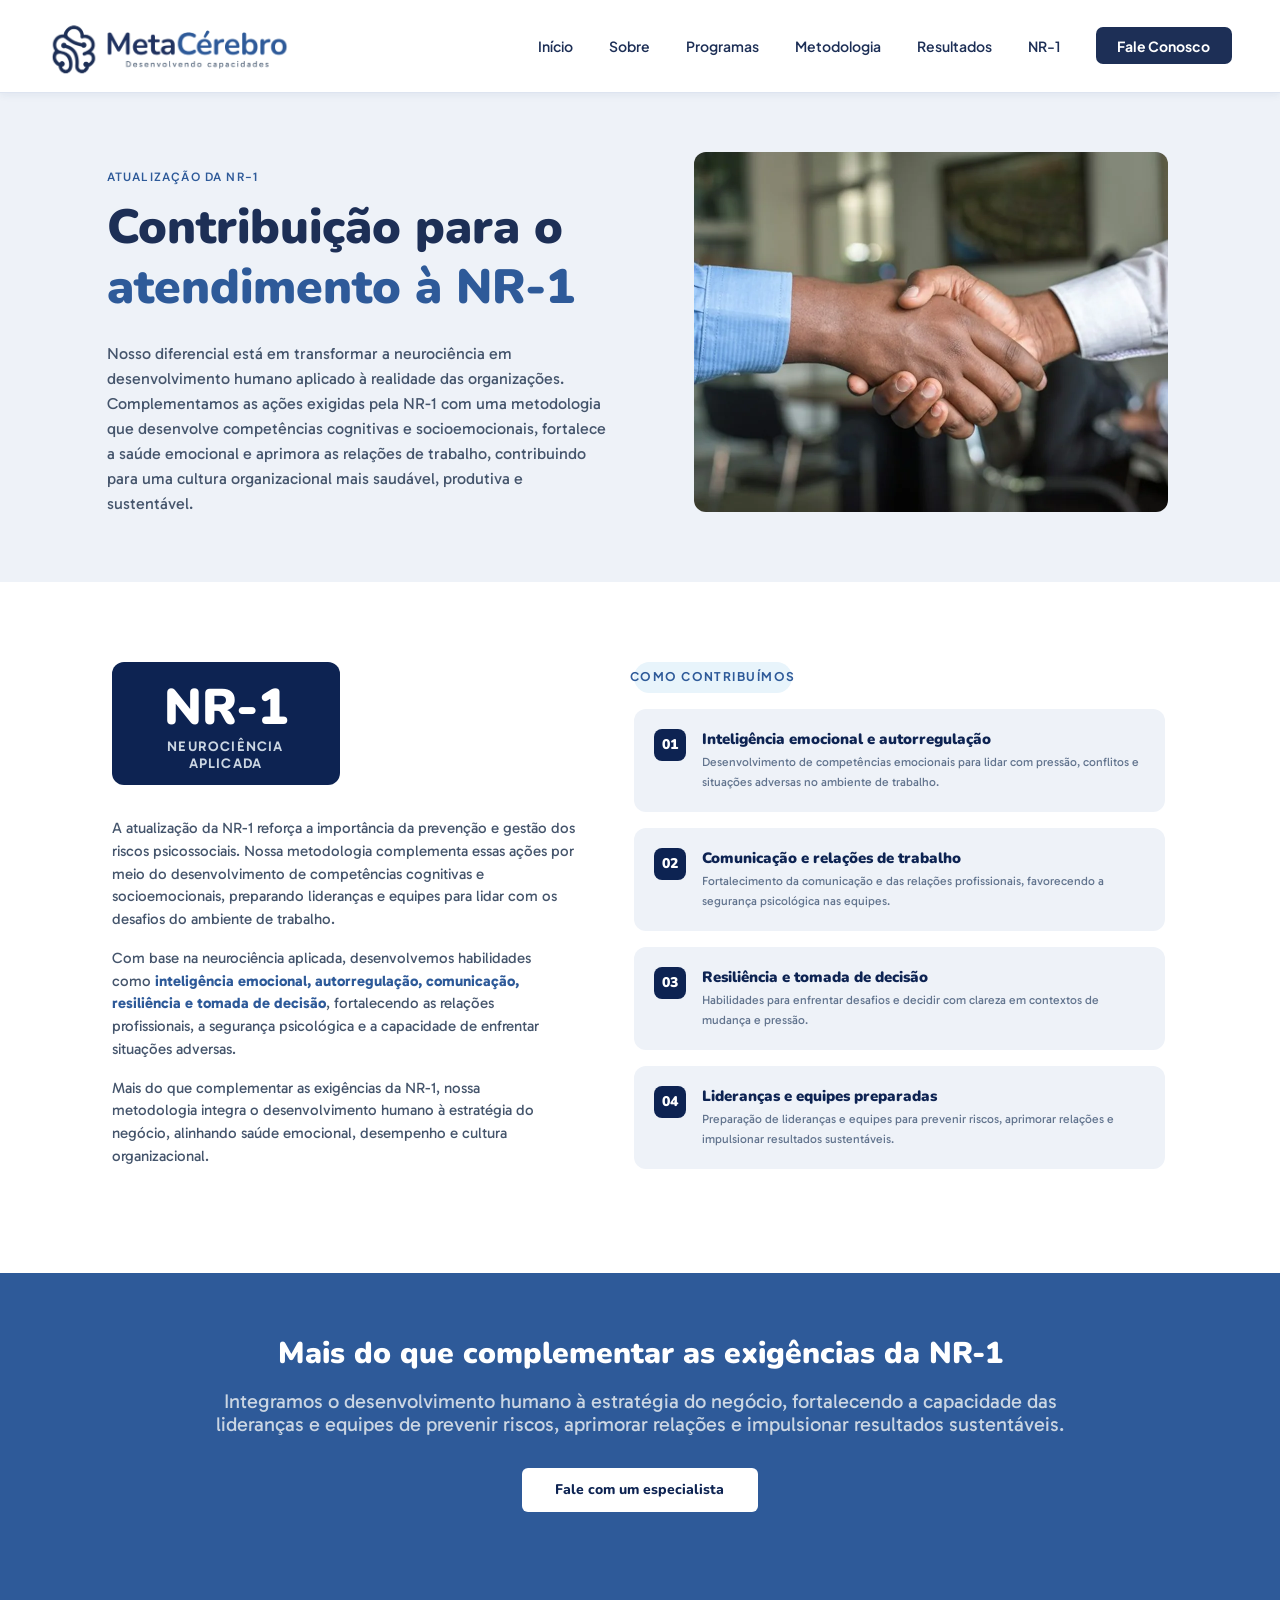
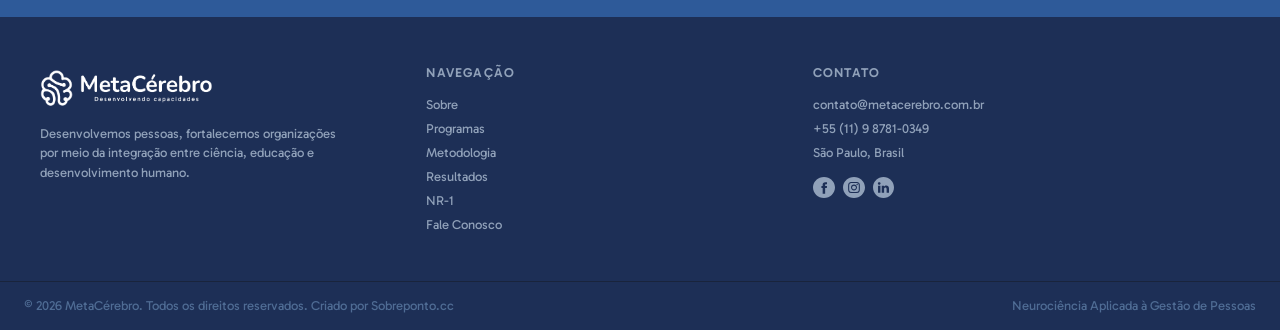
<file: nr1.html>
<!DOCTYPE html>
<html lang="pt-BR">
<head>
  <meta charset="utf-8">
  <meta name="viewport" content="width=device-width, initial-scale=1">
  <title>NR-1 — MetaCérebro</title>
  <meta name="description" content="Contribuição para o atendimento à NR-1: neurociência aplicada ao desenvolvimento humano para fortalecer a saúde emocional, as relações de trabalho e a cultura organizacional.">
  <meta name="theme-color" content="#1d2f56">
  <link rel="icon" type="image/png" href="assets/favicon.png">
  <link rel="preload" href="assets/fonts/nunito-latin-900-normal.woff2" as="font" type="font/woff2" crossorigin>
  <link rel="preload" href="assets/fonts/gabarito-latin-400-normal.woff2" as="font" type="font/woff2" crossorigin>
  <link rel="stylesheet" href="css/styles.css">
  <script>document.documentElement.classList.add("js");</script>
</head>
<body>
<svg xmlns="http://www.w3.org/2000/svg" style="display:none" aria-hidden="true">
<symbol id="i-award" viewBox="0 0 24 24"><path d="m15.477 12.89 1.515 8.526a.5.5 0 0 1-.81.47l-3.58-2.687a1 1 0 0 0-1.197 0l-3.586 2.686a.5.5 0 0 1-.81-.469l1.514-8.526" />
  <circle cx="12" cy="8" r="6" /></symbol>
<symbol id="i-chart-pie" viewBox="0 0 24 24"><path d="M21 12c.552 0 1.005-.449.95-.998a10 10 0 0 0-8.953-8.951c-.55-.055-.998.398-.998.95v8a1 1 0 0 0 1 1z" />
  <path d="M21.21 15.89A10 10 0 1 1 8 2.83" /></symbol>
<symbol id="i-users" viewBox="0 0 24 24"><path d="M16 21v-2a4 4 0 0 0-4-4H6a4 4 0 0 0-4 4v2" />
  <path d="M16 3.128a4 4 0 0 1 0 7.744" />
  <path d="M22 21v-2a4 4 0 0 0-3-3.87" />
  <circle cx="9" cy="7" r="4" /></symbol>
<symbol id="i-messages-square" viewBox="0 0 24 24"><path d="M16 10a2 2 0 0 1-2 2H6.828a2 2 0 0 0-1.414.586l-2.202 2.202A.71.71 0 0 1 2 14.286V4a2 2 0 0 1 2-2h10a2 2 0 0 1 2 2z" />
  <path d="M20 9a2 2 0 0 1 2 2v10.286a.71.71 0 0 1-1.212.502l-2.202-2.202A2 2 0 0 0 17.172 19H10a2 2 0 0 1-2-2v-1" /></symbol>
<symbol id="i-chart-no-axes-combined" viewBox="0 0 24 24"><path d="M12 16v5" />
  <path d="M16 14.639V21" />
  <path d="M20 10.656V21" />
  <path d="m22 3-8.646 8.646a.5.5 0 0 1-.708 0L9.354 8.354a.5.5 0 0 0-.707 0L2 15" />
  <path d="M4 18.463V21" />
  <path d="M8 14.656V21" /></symbol>
<symbol id="i-smile" viewBox="0 0 24 24"><path d="M15 10V9" />
  <path d="M16.472 15a6 6 0 01-8.943 0" />
  <path d="M9 10V9" />
  <circle cx="12" cy="12" r="10" /></symbol>
<symbol id="i-chevron-left" viewBox="0 0 24 24"><path d="m15 18-6-6 6-6" /></symbol>
<symbol id="i-chevron-right" viewBox="0 0 24 24"><path d="m9 18 6-6-6-6" /></symbol>
<symbol id="i-arrow-right" viewBox="0 0 24 24"><path d="M5 12h14" />
  <path d="m12 5 7 7-7 7" /></symbol>
<symbol id="i-check" viewBox="0 0 24 24"><path d="M20 6 9 17l-5-5" /></symbol>
<symbol id="i-menu" viewBox="0 0 24 24"><path d="M4 5h16" />
  <path d="M4 12h16" />
  <path d="M4 19h16" /></symbol>
<symbol id="i-x" viewBox="0 0 24 24"><path d="M18 6 6 18" />
  <path d="m6 6 12 12" /></symbol>
</svg>
  <header class="nav" id="nav">
    <div class="nav__inner">
      <a class="nav__logo" href="index.html#inicio" aria-label="MetaCérebro — início">
        <img src="assets/img/logo-nav.png" alt="MetaCérebro — Desenvolvendo capacidades" width="281" height="92">
      </a>
      <button class="nav__toggle" type="button" aria-label="Abrir menu" aria-expanded="false" aria-controls="nav-links">
        <svg class="icon icon--menu"><use href="#i-menu"/></svg>
      </button>
      <ul class="nav__links" id="nav-links">
        <li><a class="nav__link" href="index.html#inicio">Início</a></li>
        <li><a class="nav__link" href="sobre.html">Sobre</a></li>
        <li><a class="nav__link" href="programas.html">Programas</a></li>
        <li><a class="nav__link" href="metodologia.html">Metodologia</a></li>
        <li><a class="nav__link" href="resultados.html">Resultados</a></li>
        <li><a class="nav__link is-active" href="nr1.html" aria-current="page">NR-1</a></li>
        <li><a class="nav__cta" href="contato.html">Fale Conosco</a></li>
      </ul>
    </div>
  </header>

  <main class="sobre">
    <section class="nr-hero" id="nr1">
      <div class="nr-hero__grid">
        <div class="nr-hero__text">
          <p class="nr-eyebrow">Atualização da NR-1</p>
          <h1 class="nr-hero__title">Contribuição para o <span>atendimento à NR-1</span></h1>
          <p class="nr-hero__lead">Nosso diferencial está em transformar a neurociência em desenvolvimento humano aplicado à realidade das organizações. Complementamos as ações exigidas pela NR-1 com uma metodologia que desenvolve competências cognitivas e socioemocionais, fortalece a saúde emocional e aprimora as relações de trabalho, contribuindo para uma cultura organizacional mais saudável, produtiva e sustentável.</p>
        </div>
        <div class="nr-hero__media"><img src="assets/img/nr1/saude-mental.webp" alt="Aperto de mãos entre dois profissionais em um escritório" width="948" height="720"></div>
      </div>
    </section>

    <section class="nr-info" id="acoes">
      <div class="nr-info__grid">
        <div class="nr-info__left fade-in">
          <div class="nr-badge"><strong>NR-1</strong><span>Neurociência aplicada</span></div>
          <p class="ab-text">A atualização da NR-1 reforça a importância da prevenção e gestão dos riscos psicossociais. Nossa metodologia complementa essas ações por meio do desenvolvimento de competências cognitivas e socioemocionais, preparando lideranças e equipes para lidar com os desafios do ambiente de trabalho.</p>
          <p class="ab-text">Com base na neurociência aplicada, desenvolvemos habilidades como <strong>inteligência emocional, autorregulação, comunicação, resiliência e tomada de decisão</strong>, fortalecendo as relações profissionais, a segurança psicológica e a capacidade de enfrentar situações adversas.</p>
          <p class="ab-text">Mais do que complementar as exigências da NR-1, nossa metodologia integra o desenvolvimento humano à estratégia do negócio, alinhando saúde emocional, desempenho e cultura organizacional.</p>
        </div>
        <div class="nr-info__right fade-in" style="--d:120ms">
          <span class="ab-pill ab-pill--soft nr-pill">Como contribuímos</span>
          <div class="nr-steps">
          <article class="nr-step"><span class="nr-step__n" aria-hidden="true">01</span><div class="nr-step__body"><h3>Inteligência emocional e autorregulação</h3><p>Desenvolvimento de competências emocionais para lidar com pressão, conflitos e situações adversas no ambiente de trabalho.</p></div></article>
          <article class="nr-step"><span class="nr-step__n" aria-hidden="true">02</span><div class="nr-step__body"><h3>Comunicação e relações de trabalho</h3><p>Fortalecimento da comunicação e das relações profissionais, favorecendo a segurança psicológica nas equipes.</p></div></article>
          <article class="nr-step"><span class="nr-step__n" aria-hidden="true">03</span><div class="nr-step__body"><h3>Resiliência e tomada de decisão</h3><p>Habilidades para enfrentar desafios e decidir com clareza em contextos de mudança e pressão.</p></div></article>
          <article class="nr-step"><span class="nr-step__n" aria-hidden="true">04</span><div class="nr-step__body"><h3>Lideranças e equipes preparadas</h3><p>Preparação de lideranças e equipes para prevenir riscos, aprimorar relações e impulsionar resultados sustentáveis.</p></div></article>
          </div>
        </div>
      </div>
    </section>

    <section class="nr-cta">
      <h2 class="nr-cta__title">Mais do que complementar as exigências da NR-1</h2>
      <p class="nr-cta__text">Integramos o desenvolvimento humano à estratégia do negócio, fortalecendo a capacidade das lideranças e equipes de prevenir riscos, aprimorar relações e impulsionar resultados sustentáveis.</p>
      <a class="nr-cta__btn" href="contato.html">Fale com um especialista</a>
    </section>
  </main>

  <footer class="footer">
    <div class="footer__grid">
      <div>
        <img class="footer__logo" src="assets/img/logo-footer.png" alt="MetaCérebro — Desenvolvendo capacidades" width="179" height="43">
        <p class="footer__about">Desenvolvemos pessoas, fortalecemos organizações por meio da integração entre ciência, educação e desenvolvimento humano.</p>
      </div>
      <nav aria-label="Rodapé">
        <h4>Navegação</h4>
        <div class="footer__list">
          <a href="sobre.html">Sobre</a>
          <a href="programas.html">Programas</a>
          <a href="metodologia.html">Metodologia</a>
          <a href="resultados.html">Resultados</a>
          <a href="nr1.html">NR-1</a>
          <a href="contato.html">Fale Conosco</a>
        </div>
      </nav>
      <div>
        <h4>Contato</h4>
        <div class="footer__list">
          <a href="mailto:contato@metacerebro.com.br">contato@metacerebro.com.br</a>
          <a href="https://wa.me/5511987810349" target="_blank" rel="noopener">+55 (11) 9 8781-0349</a>
          <span>São Paulo, Brasil</span>
        </div>
        <div class="footer__social">
          <a href="https://www.facebook.com/metacerebro" target="_blank" rel="noopener" aria-label="Facebook"><img src="assets/icons/facebook.svg" alt="" width="22" height="22"></a>
          <a href="https://www.instagram.com/metacerebro" target="_blank" rel="noopener" aria-label="Instagram"><img src="assets/icons/instagram.svg" alt="" width="22" height="22"></a>
          <a href="https://www.linkedin.com/company/metacerebro" target="_blank" rel="noopener" aria-label="LinkedIn"><img src="assets/icons/linkedin.svg" alt="" width="22" height="22"></a>
        </div>
      </div>
    </div>
    <div class="footer__bottom">
      <div class="footer__bottom-inner">
        <p>© 2026 MetaCérebro. Todos os direitos reservados. Criado por Sobreponto.cc</p>
        <p>Neurociência Aplicada à Gestão de Pessoas</p>
      </div>
    </div>
  </footer>

  <script src="js/script.js"></script>
</body>
</html>
</file>
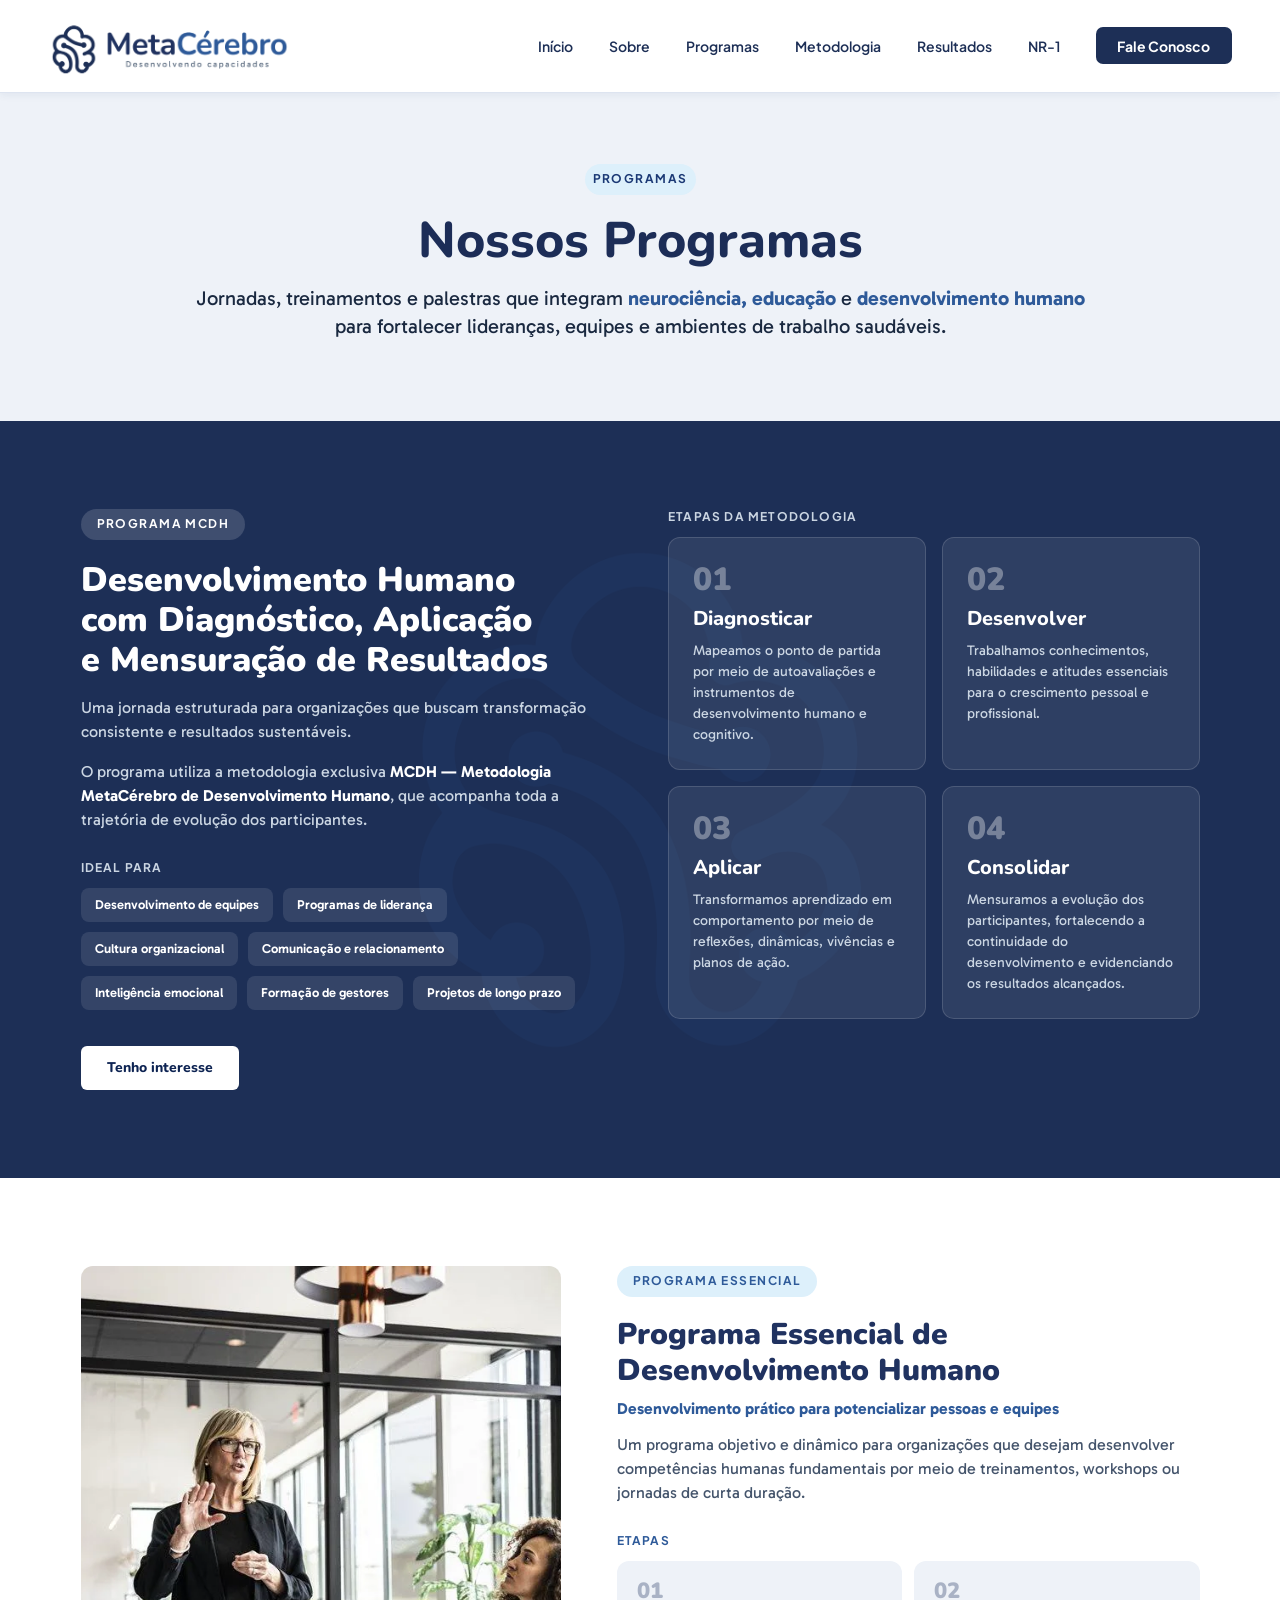
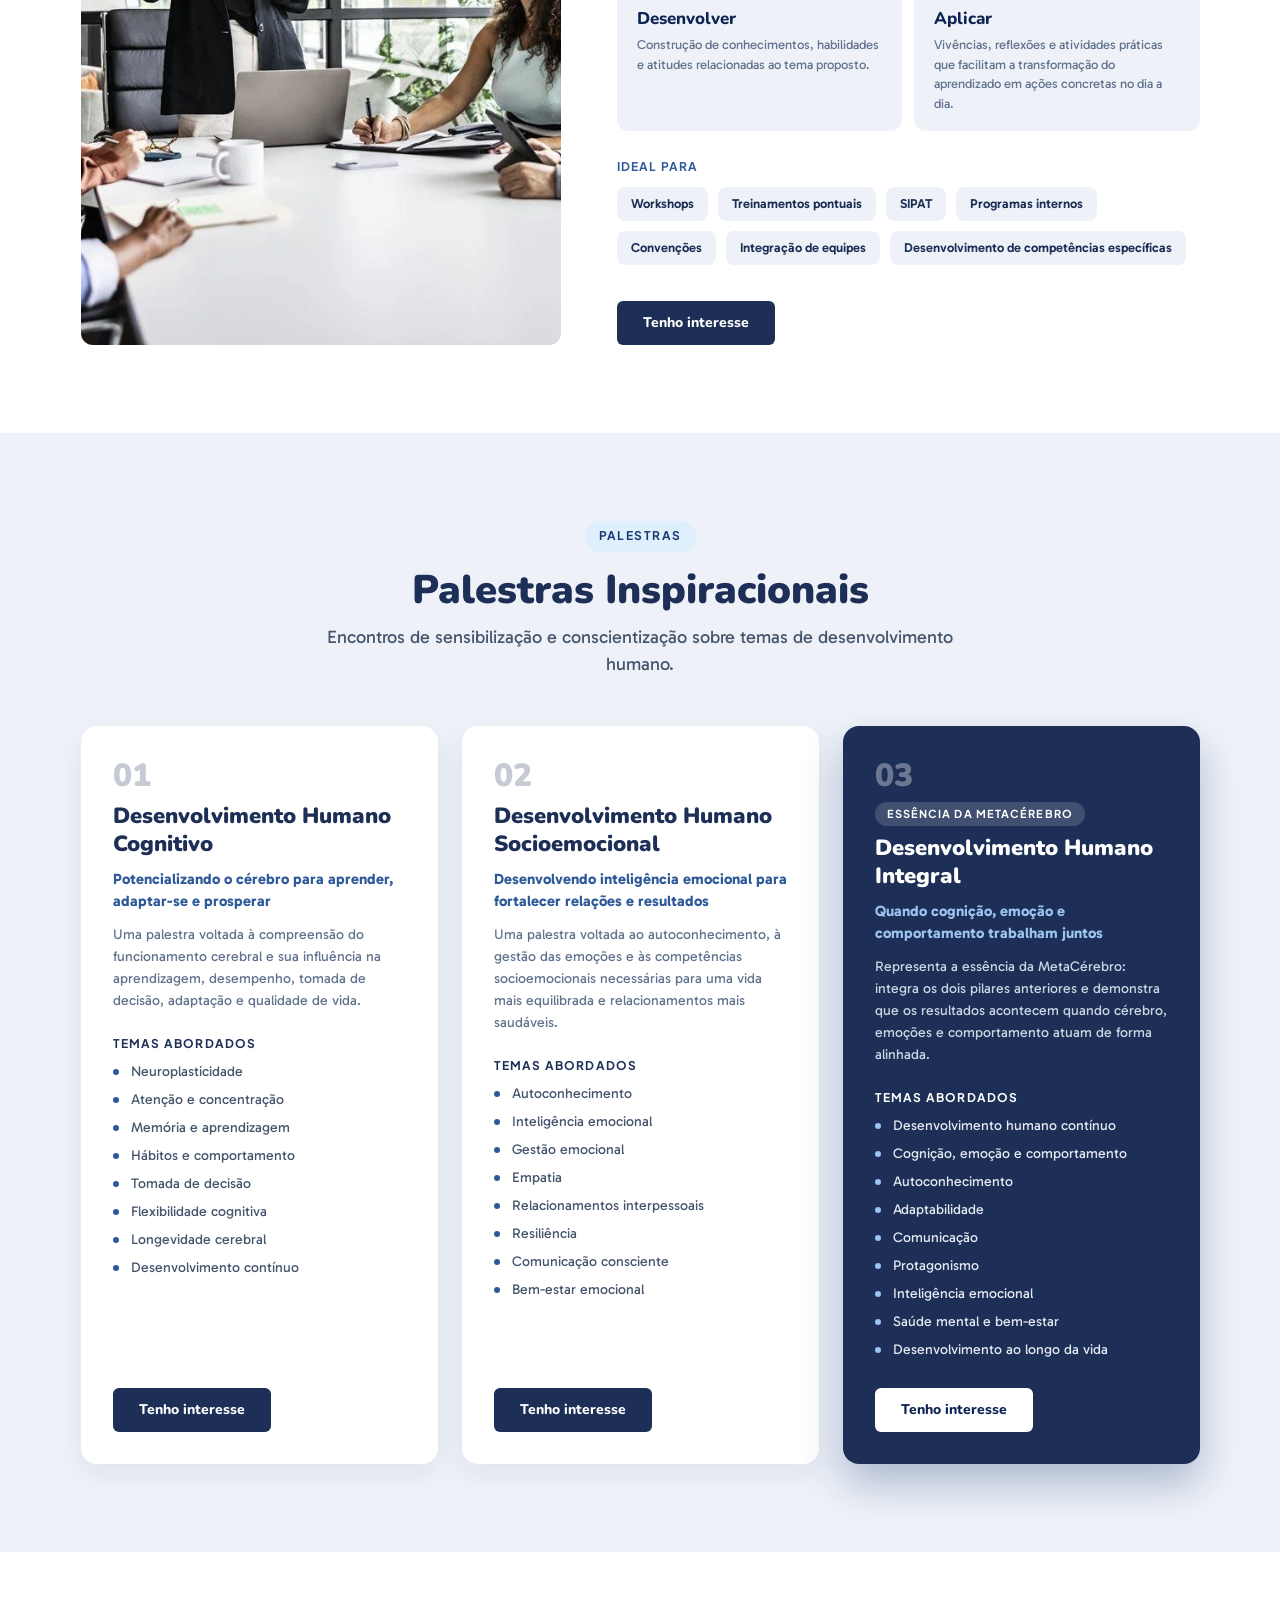
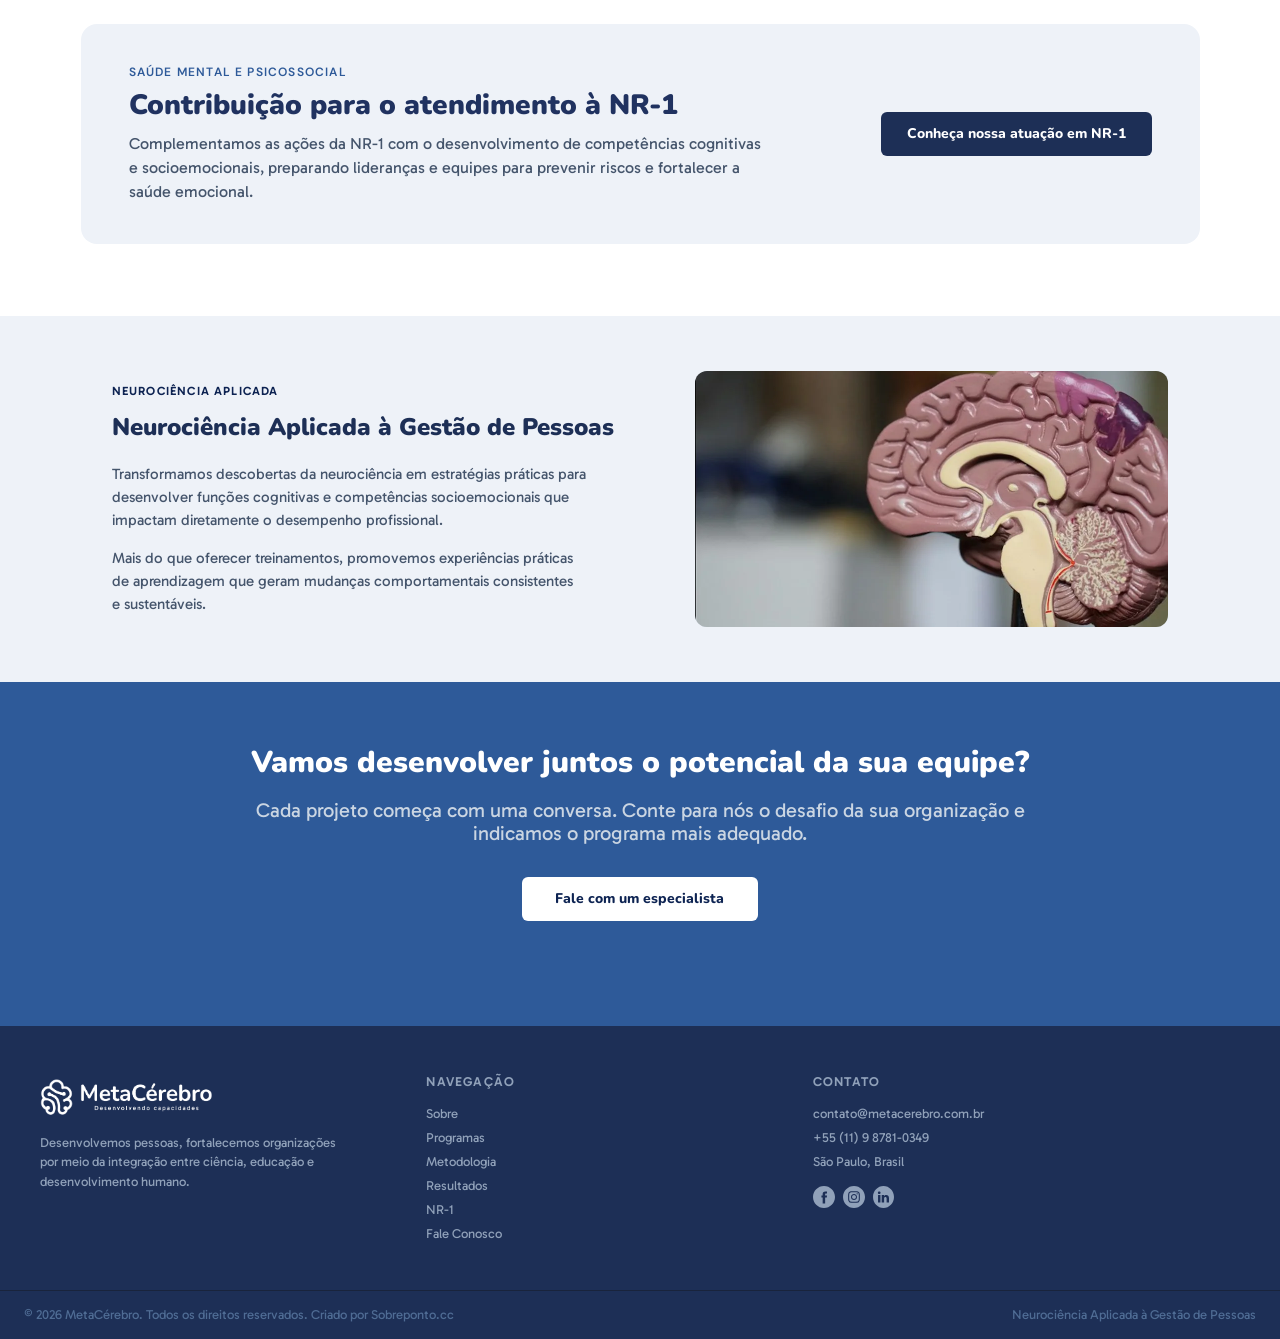
<file: programas.html>
<!DOCTYPE html>
<html lang="pt-BR">
<head>
  <meta charset="utf-8">
  <meta name="viewport" content="width=device-width, initial-scale=1">
  <title>Programas — MetaCérebro</title>
  <meta name="description" content="Conheça os programas da MetaCérebro: Programa MCDH, Programa Essencial de Desenvolvimento Humano e Palestras Inspiracionais, com neurociência aplicada ao desenvolvimento de pessoas e equipes.">
  <meta name="theme-color" content="#1d2f56">
  <link rel="icon" type="image/png" href="assets/favicon.png">
  <link rel="preload" href="assets/fonts/nunito-latin-900-normal.woff2" as="font" type="font/woff2" crossorigin>
  <link rel="preload" href="assets/fonts/gabarito-latin-400-normal.woff2" as="font" type="font/woff2" crossorigin>
  <link rel="stylesheet" href="css/styles.css">
  <script>document.documentElement.classList.add("js");</script>
</head>
<body>
<svg xmlns="http://www.w3.org/2000/svg" style="display:none" aria-hidden="true">
<symbol id="i-arrow-right" viewBox="0 0 24 24"><path d="M5 12h14" />
  <path d="m12 5 7 7-7 7" /></symbol>
<symbol id="i-menu" viewBox="0 0 24 24"><path d="M4 5h16" />
  <path d="M4 12h16" />
  <path d="M4 19h16" /></symbol>
<symbol id="i-x" viewBox="0 0 24 24"><path d="M18 6 6 18" />
  <path d="m6 6 12 12" /></symbol>
</svg>
  <header class="nav" id="nav">
    <div class="nav__inner">
      <a class="nav__logo" href="index.html#inicio" aria-label="MetaCérebro — início">
        <img src="assets/img/logo-nav.png" alt="MetaCérebro — Desenvolvendo capacidades" width="281" height="92">
      </a>
      <button class="nav__toggle" type="button" aria-label="Abrir menu" aria-expanded="false" aria-controls="nav-links">
        <svg class="icon icon--menu"><use href="#i-menu"/></svg>
      </button>
      <ul class="nav__links" id="nav-links">
        <li><a class="nav__link" href="index.html#inicio">Início</a></li>
        <li><a class="nav__link" href="sobre.html">Sobre</a></li>
        <li><a class="nav__link is-active" href="programas.html" aria-current="page">Programas</a></li>
        <li><a class="nav__link" href="metodologia.html">Metodologia</a></li>
        <li><a class="nav__link" href="resultados.html">Resultados</a></li>
        <li><a class="nav__link" href="nr1.html">NR-1</a></li>
        <li><a class="nav__cta" href="contato.html">Fale Conosco</a></li>
      </ul>
    </div>
  </header>

  <main class="sobre">
    <section class="sl-head" id="programas">
      <span class="sl-pill">Programas</span>
      <h1 class="sl-head__title">Nossos Programas</h1>
      <p class="sl-head__lead">Jornadas, treinamentos e palestras que integram <strong>neurociência, educação</strong> e <strong>desenvolvimento humano</strong><br class="br-lg"> para fortalecer lideranças, equipes e ambientes de trabalho saudáveis.</p>
    </section>

    <section class="pg-feature" id="mcdh">
      <div class="sl-comp__bg" aria-hidden="true"><img src="assets/img/solucoes/comp-bg.png" alt="" loading="lazy"></div>
      <div class="pg-feature__grid">
        <div class="pg-feature__text fade-in">
          <span class="pg-tag">Programa MCDH</span>
          <h2 class="pg-feature__title">Desenvolvimento Humano com Diagnóstico, Aplicação e Mensuração de Resultados</h2>
          <p class="pg-feature__p">Uma jornada estruturada para organizações que buscam transformação consistente e resultados sustentáveis.</p>
          <p class="pg-feature__p">O programa utiliza a metodologia exclusiva <strong>MCDH — Metodologia MetaCérebro de Desenvolvimento Humano</strong>, que acompanha toda a trajetória de evolução dos participantes.</p>
          <p class="pg-label pg-label--light">Ideal para</p>
          <ul class="pg-chips pg-chips--dark"><li class="pg-chip">Desenvolvimento de equipes</li><li class="pg-chip">Programas de liderança</li><li class="pg-chip">Cultura organizacional</li><li class="pg-chip">Comunicação e relacionamento</li><li class="pg-chip">Inteligência emocional</li><li class="pg-chip">Formação de gestores</li><li class="pg-chip">Projetos de longo prazo</li></ul>
          <a class="pg-btn pg-btn--light" href="contato.html#programa-mcdh">Tenho interesse</a>
        </div>
        <div class="pg-feature__steps">
          <p class="pg-label pg-label--light">Etapas da Metodologia</p>
          <div class="pg-steps"><article class="pg-step fade-in"><p class="pg-step__n" aria-hidden="true">01</p><h3 class="pg-step__t">Diagnosticar</h3><p class="pg-step__d">Mapeamos o ponto de partida por meio de autoavaliações e instrumentos de desenvolvimento humano e cognitivo.</p></article><article class="pg-step fade-in"><p class="pg-step__n" aria-hidden="true">02</p><h3 class="pg-step__t">Desenvolver</h3><p class="pg-step__d">Trabalhamos conhecimentos, habilidades e atitudes essenciais para o crescimento pessoal e profissional.</p></article><article class="pg-step fade-in"><p class="pg-step__n" aria-hidden="true">03</p><h3 class="pg-step__t">Aplicar</h3><p class="pg-step__d">Transformamos aprendizado em comportamento por meio de reflexões, dinâmicas, vivências e planos de ação.</p></article><article class="pg-step fade-in"><p class="pg-step__n" aria-hidden="true">04</p><h3 class="pg-step__t">Consolidar</h3><p class="pg-step__d">Mensuramos a evolução dos participantes, fortalecendo a continuidade do desenvolvimento e evidenciando os resultados alcançados.</p></article></div>
        </div>
      </div>
    </section>

    <section class="pg-essential" id="essencial">
      <div class="pg-essential__grid">
        <div class="pg-essential__media"><img src="assets/img/solucoes/corporativo.webp" alt="Líder conduzindo uma reunião de equipe em sala com paredes de vidro" width="1200" height="800" loading="lazy"></div>
        <div class="pg-essential__text fade-in">
          <span class="pg-tag pg-tag--soft">Programa Essencial</span>
          <h2 class="pg-essential__title">Programa Essencial de Desenvolvimento Humano</h2>
          <p class="pg-essential__sub">Desenvolvimento prático para potencializar pessoas e equipes</p>
          <p class="pg-essential__p">Um programa objetivo e dinâmico para organizações que desejam desenvolver competências humanas fundamentais por meio de treinamentos, workshops ou jornadas de curta duração.</p>
          <p class="pg-label">Etapas</p>
          <div class="pg-minis"><article class="pg-mini fade-in"><p class="pg-mini__n" aria-hidden="true">01</p><h3 class="pg-mini__t">Desenvolver</h3><p class="pg-mini__d">Construção de conhecimentos, habilidades e atitudes relacionadas ao tema proposto.</p></article><article class="pg-mini fade-in"><p class="pg-mini__n" aria-hidden="true">02</p><h3 class="pg-mini__t">Aplicar</h3><p class="pg-mini__d">Vivências, reflexões e atividades práticas que facilitam a transformação do aprendizado em ações concretas no dia a dia.</p></article></div>
          <p class="pg-label">Ideal para</p>
          <ul class="pg-chips"><li class="pg-chip">Workshops</li><li class="pg-chip">Treinamentos pontuais</li><li class="pg-chip">SIPAT</li><li class="pg-chip">Programas internos</li><li class="pg-chip">Convenções</li><li class="pg-chip">Integração de equipes</li><li class="pg-chip">Desenvolvimento de competências específicas</li></ul>
          <a class="pg-btn" href="contato.html#programa-essencial">Tenho interesse</a>
        </div>
      </div>
    </section>

    <section class="pg-talks" id="palestras">
      <div class="pg-talks__head fade-in">
        <span class="sl-pill">Palestras</span>
        <h2 class="pg-talks__title">Palestras Inspiracionais</h2>
        <p class="pg-talks__lead">Encontros de sensibilização e conscientização sobre temas de desenvolvimento humano.</p>
      </div>
      <div class="pg-talks__grid">
        <article class="pg-talk fade-in">
          <p class="pg-talk__n" aria-hidden="true">01</p>
          
          <h3 class="pg-talk__t">Desenvolvimento Humano Cognitivo</h3>
          <p class="pg-talk__sub">Potencializando o cérebro para aprender, adaptar-se e prosperar</p>
          <p class="pg-talk__p">Uma palestra voltada à compreensão do funcionamento cerebral e sua influência na aprendizagem, desempenho, tomada de decisão, adaptação e qualidade de vida.</p>
          <p class="pg-talk__l">Temas abordados</p>
          <ul class="pg-talk__ul"><li>Neuroplasticidade</li><li>Atenção e concentração</li><li>Memória e aprendizagem</li><li>Hábitos e comportamento</li><li>Tomada de decisão</li><li>Flexibilidade cognitiva</li><li>Longevidade cerebral</li><li>Desenvolvimento contínuo</li></ul>
          <a class="pg-btn pg-talk__btn" href="contato.html#palestra-cognitivo">Tenho interesse</a>
        </article>
        <article class="pg-talk fade-in">
          <p class="pg-talk__n" aria-hidden="true">02</p>
          
          <h3 class="pg-talk__t">Desenvolvimento Humano Socioemocional</h3>
          <p class="pg-talk__sub">Desenvolvendo inteligência emocional para fortalecer relações e resultados</p>
          <p class="pg-talk__p">Uma palestra voltada ao autoconhecimento, à gestão das emoções e às competências socioemocionais necessárias para uma vida mais equilibrada e relacionamentos mais saudáveis.</p>
          <p class="pg-talk__l">Temas abordados</p>
          <ul class="pg-talk__ul"><li>Autoconhecimento</li><li>Inteligência emocional</li><li>Gestão emocional</li><li>Empatia</li><li>Relacionamentos interpessoais</li><li>Resiliência</li><li>Comunicação consciente</li><li>Bem-estar emocional</li></ul>
          <a class="pg-btn pg-talk__btn" href="contato.html#palestra-socioemocional">Tenho interesse</a>
        </article>
        <article class="pg-talk pg-talk--feat fade-in">
          <p class="pg-talk__n" aria-hidden="true">03</p>
          <span class="pg-talk__tag">Essência da MetaCérebro</span>
          <h3 class="pg-talk__t">Desenvolvimento Humano Integral</h3>
          <p class="pg-talk__sub">Quando cognição, emoção e comportamento trabalham juntos</p>
          <p class="pg-talk__p">Representa a essência da MetaCérebro: integra os dois pilares anteriores e demonstra que os resultados acontecem quando cérebro, emoções e comportamento atuam de forma alinhada.</p>
          <p class="pg-talk__l">Temas abordados</p>
          <ul class="pg-talk__ul"><li>Desenvolvimento humano contínuo</li><li>Cognição, emoção e comportamento</li><li>Autoconhecimento</li><li>Adaptabilidade</li><li>Comunicação</li><li>Protagonismo</li><li>Inteligência emocional</li><li>Saúde mental e bem-estar</li><li>Desenvolvimento ao longo da vida</li></ul>
          <a class="pg-btn pg-talk__btn" href="contato.html#palestra-integral">Tenho interesse</a>
        </article>
      </div>
    </section>

    <section class="pg-nr" id="nr1-saude-psicossocial">
      <div class="pg-nr__card fade-in">
        <div class="pg-nr__text">
          <p class="pg-nr__eyebrow">Saúde mental e psicossocial</p>
          <h2 class="pg-nr__title">Contribuição para o atendimento à NR-1</h2>
          <p class="pg-nr__p">Complementamos as ações da NR-1 com o desenvolvimento de competências cognitivas e socioemocionais, preparando lideranças e equipes para prevenir riscos e fortalecer a saúde emocional.</p>
        </div>
        <a class="pg-btn" href="nr1.html">Conheça nossa atuação em NR-1</a>
      </div>
    </section>

    <section class="sl-neuro" id="neurociencia-aplicada">
      <div class="sl-neuro__grid">
        <div class="sl-neuro__text fade-in">
          <p class="sl-neuro__eyebrow">Neurociência Aplicada</p>
          <h2 class="sl-neuro__title">Neurociência Aplicada à Gestão de Pessoas</h2>
          <p class="sl-neuro__p">Transformamos descobertas da neurociência em estratégias práticas para desenvolver funções cognitivas e competências socioemocionais que impactam diretamente o desempenho profissional.</p>
          <p class="sl-neuro__p">Mais do que oferecer treinamentos, promovemos experiências práticas de aprendizagem que geram mudanças comportamentais consistentes e sustentáveis.</p>
        </div>
        <div class="sl-neuro__media"><img src="assets/img/solucoes/neurociencia.webp" alt="Modelo anatômico de um cérebro humano em corte" width="946" height="512" loading="lazy"></div>
      </div>
    </section>

    <section class="nr-cta">
      <h2 class="nr-cta__title">Vamos desenvolver juntos o potencial da sua equipe?</h2>
      <p class="nr-cta__text">Cada projeto começa com uma conversa. Conte para nós o desafio da sua organização e indicamos o programa mais adequado.</p>
      <a class="nr-cta__btn" href="contato.html">Fale com um especialista</a>
    </section>
  </main>

  <footer class="footer">
    <div class="footer__grid">
      <div>
        <img class="footer__logo" src="assets/img/logo-footer.png" alt="MetaCérebro — Desenvolvendo capacidades" width="179" height="43">
        <p class="footer__about">Desenvolvemos pessoas, fortalecemos organizações por meio da integração entre ciência, educação e desenvolvimento humano.</p>
      </div>
      <nav aria-label="Rodapé">
        <h4>Navegação</h4>
        <div class="footer__list">
          <a href="sobre.html">Sobre</a>
          <a href="programas.html">Programas</a>
          <a href="metodologia.html">Metodologia</a>
          <a href="resultados.html">Resultados</a>
          <a href="nr1.html">NR-1</a>
          <a href="contato.html">Fale Conosco</a>
        </div>
      </nav>
      <div>
        <h4>Contato</h4>
        <div class="footer__list">
          <a href="mailto:contato@metacerebro.com.br">contato@metacerebro.com.br</a>
          <a href="https://wa.me/5511987810349" target="_blank" rel="noopener">+55 (11) 9 8781-0349</a>
          <span>São Paulo, Brasil</span>
        </div>
        <div class="footer__social">
          <a href="https://www.facebook.com/metacerebro" target="_blank" rel="noopener" aria-label="Facebook"><img src="assets/icons/facebook.svg" alt="" width="22" height="22"></a>
          <a href="https://www.instagram.com/metacerebro" target="_blank" rel="noopener" aria-label="Instagram"><img src="assets/icons/instagram.svg" alt="" width="22" height="22"></a>
          <a href="https://www.linkedin.com/company/metacerebro" target="_blank" rel="noopener" aria-label="LinkedIn"><img src="assets/icons/linkedin.svg" alt="" width="22" height="22"></a>
        </div>
      </div>
    </div>
    <div class="footer__bottom">
      <div class="footer__bottom-inner">
        <p>© 2026 MetaCérebro. Todos os direitos reservados. Criado por Sobreponto.cc</p>
        <p>Neurociência Aplicada à Gestão de Pessoas</p>
      </div>
    </div>
  </footer>

  <script src="js/script.js"></script>
</body>
</html>
</file>
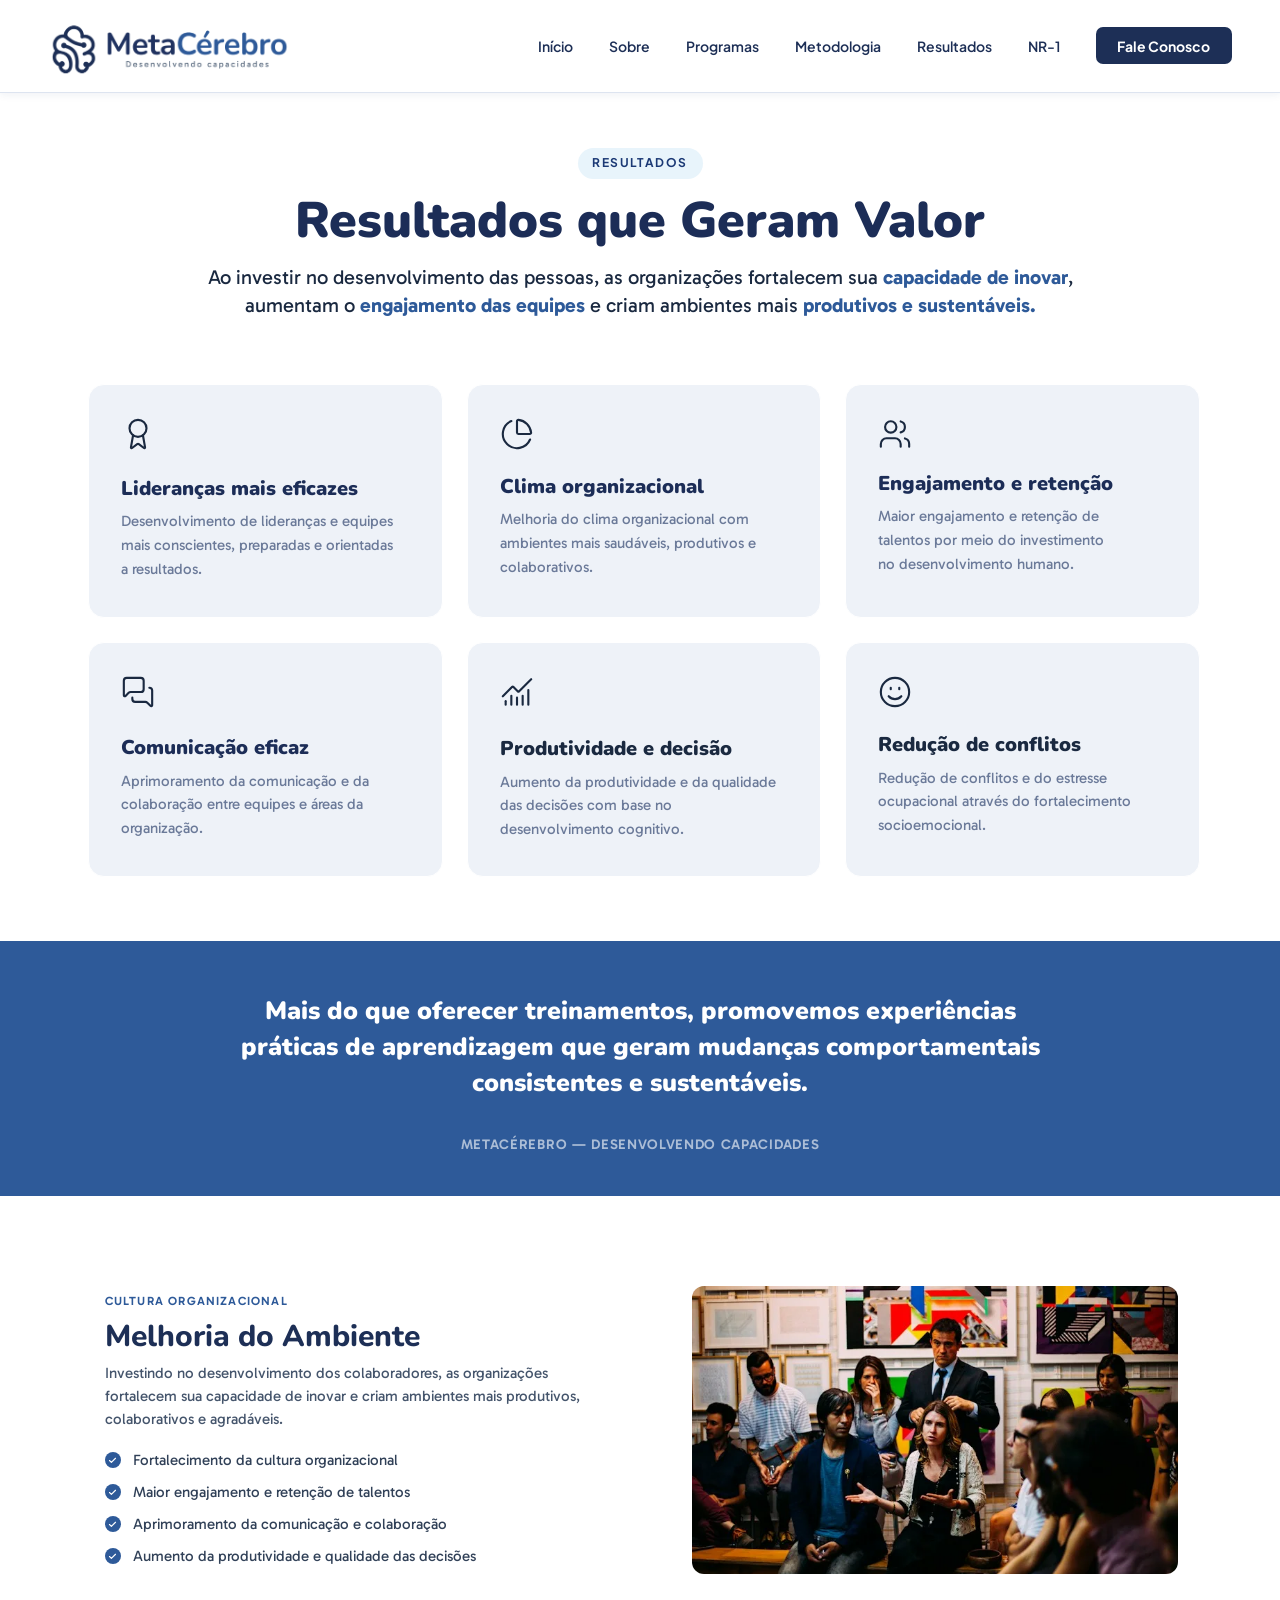
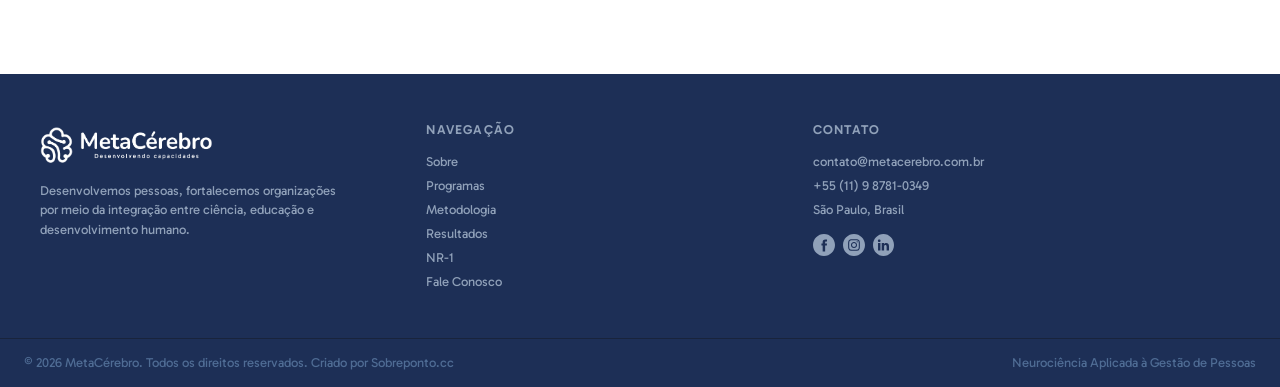
<file: resultados.html>
<!DOCTYPE html>
<html lang="pt-BR">
<head>
  <meta charset="utf-8">
  <meta name="viewport" content="width=device-width, initial-scale=1">
  <title>Resultados — MetaCérebro</title>
  <meta name="description" content="Veja os resultados que o desenvolvimento das pessoas gera: lideranças mais eficazes, melhor clima organizacional, engajamento, comunicação e produtividade.">
  <meta name="theme-color" content="#1d2f56">
  <link rel="icon" type="image/png" href="assets/favicon.png">
  <link rel="preload" href="assets/fonts/nunito-latin-900-normal.woff2" as="font" type="font/woff2" crossorigin>
  <link rel="preload" href="assets/fonts/gabarito-latin-400-normal.woff2" as="font" type="font/woff2" crossorigin>
  <link rel="stylesheet" href="css/styles.css">
  <script>document.documentElement.classList.add("js");</script>
</head>
<body>
<svg xmlns="http://www.w3.org/2000/svg" style="display:none" aria-hidden="true">
<symbol id="i-award" viewBox="0 0 24 24"><path d="m15.477 12.89 1.515 8.526a.5.5 0 0 1-.81.47l-3.58-2.687a1 1 0 0 0-1.197 0l-3.586 2.686a.5.5 0 0 1-.81-.469l1.514-8.526" />
  <circle cx="12" cy="8" r="6" /></symbol>
<symbol id="i-chart-pie" viewBox="0 0 24 24"><path d="M21 12c.552 0 1.005-.449.95-.998a10 10 0 0 0-8.953-8.951c-.55-.055-.998.398-.998.95v8a1 1 0 0 0 1 1z" />
  <path d="M21.21 15.89A10 10 0 1 1 8 2.83" /></symbol>
<symbol id="i-users" viewBox="0 0 24 24"><path d="M16 21v-2a4 4 0 0 0-4-4H6a4 4 0 0 0-4 4v2" />
  <path d="M16 3.128a4 4 0 0 1 0 7.744" />
  <path d="M22 21v-2a4 4 0 0 0-3-3.87" />
  <circle cx="9" cy="7" r="4" /></symbol>
<symbol id="i-messages-square" viewBox="0 0 24 24"><path d="M16 10a2 2 0 0 1-2 2H6.828a2 2 0 0 0-1.414.586l-2.202 2.202A.71.71 0 0 1 2 14.286V4a2 2 0 0 1 2-2h10a2 2 0 0 1 2 2z" />
  <path d="M20 9a2 2 0 0 1 2 2v10.286a.71.71 0 0 1-1.212.502l-2.202-2.202A2 2 0 0 0 17.172 19H10a2 2 0 0 1-2-2v-1" /></symbol>
<symbol id="i-chart-no-axes-combined" viewBox="0 0 24 24"><path d="M12 16v5" />
  <path d="M16 14.639V21" />
  <path d="M20 10.656V21" />
  <path d="m22 3-8.646 8.646a.5.5 0 0 1-.708 0L9.354 8.354a.5.5 0 0 0-.707 0L2 15" />
  <path d="M4 18.463V21" />
  <path d="M8 14.656V21" /></symbol>
<symbol id="i-smile" viewBox="0 0 24 24"><path d="M15 10V9" />
  <path d="M16.472 15a6 6 0 01-8.943 0" />
  <path d="M9 10V9" />
  <circle cx="12" cy="12" r="10" /></symbol>
<symbol id="i-chevron-left" viewBox="0 0 24 24"><path d="m15 18-6-6 6-6" /></symbol>
<symbol id="i-chevron-right" viewBox="0 0 24 24"><path d="m9 18 6-6-6-6" /></symbol>
<symbol id="i-arrow-right" viewBox="0 0 24 24"><path d="M5 12h14" />
  <path d="m12 5 7 7-7 7" /></symbol>
<symbol id="i-check" viewBox="0 0 24 24"><path d="M20 6 9 17l-5-5" /></symbol>
<symbol id="i-menu" viewBox="0 0 24 24"><path d="M4 5h16" />
  <path d="M4 12h16" />
  <path d="M4 19h16" /></symbol>
<symbol id="i-x" viewBox="0 0 24 24"><path d="M18 6 6 18" />
  <path d="m6 6 12 12" /></symbol>
</svg>
  <header class="nav" id="nav">
    <div class="nav__inner">
      <a class="nav__logo" href="index.html#inicio" aria-label="MetaCérebro — início">
        <img src="assets/img/logo-nav.png" alt="MetaCérebro — Desenvolvendo capacidades" width="281" height="92">
      </a>
      <button class="nav__toggle" type="button" aria-label="Abrir menu" aria-expanded="false" aria-controls="nav-links">
        <svg class="icon icon--menu"><use href="#i-menu"/></svg>
      </button>
      <ul class="nav__links" id="nav-links">
        <li><a class="nav__link" href="index.html#inicio">Início</a></li>
        <li><a class="nav__link" href="sobre.html">Sobre</a></li>
        <li><a class="nav__link" href="programas.html">Programas</a></li>
        <li><a class="nav__link" href="metodologia.html">Metodologia</a></li>
        <li><a class="nav__link is-active" href="resultados.html" aria-current="page">Resultados</a></li>
        <li><a class="nav__link" href="nr1.html">NR-1</a></li>
        <li><a class="nav__cta" href="contato.html">Fale Conosco</a></li>
      </ul>
    </div>
  </header>

  <main class="sobre">
    <section class="rs-head" id="resultados">
      <span class="sl-pill">Resultados</span>
      <h1 class="rs-head__title">Resultados que Geram Valor</h1>
      <p class="rs-head__lead">Ao investir no desenvolvimento das pessoas, as organizações fortalecem sua <strong>capacidade de inovar</strong>, aumentam o <strong>engajamento das equipes</strong> e criam ambientes mais <strong>produtivos e sustentáveis.</strong></p>
    </section>

    <section class="rs-cards" aria-label="Resultados para as organizações">
      <div class="rs-cards__grid">
        <article class="rs-card fade-in">
          <div class="rs-card__icon" style="--ih:44px"><svg class="icon" aria-hidden="true"><use href="#i-award"/></svg></div>
          <h3>Lideranças mais eficazes</h3>
          <p>Desenvolvimento de lideranças e equipes mais conscientes, preparadas e orientadas a resultados.</p>
        </article>
        <article class="rs-card fade-in" style="--d:80ms">
          <div class="rs-card__icon" style="--ih:42px"><svg class="icon" aria-hidden="true"><use href="#i-chart-pie"/></svg></div>
          <h3>Clima organizacional</h3>
          <p>Melhoria do clima organizacional com ambientes mais saudáveis, produtivos e colaborativos.</p>
        </article>
        <article class="rs-card fade-in" style="--d:160ms">
          <div class="rs-card__icon" style="--ih:39px"><svg class="icon" aria-hidden="true"><use href="#i-users"/></svg></div>
          <h3>Engajamento e retenção</h3>
          <p>Maior engajamento e retenção de<br class="br-lg"> talentos por meio do investimento<br class="br-lg"> no desenvolvimento humano.</p>
        </article>
        <article class="rs-card fade-in">
          <div class="rs-card__icon" style="--ih:45px"><svg class="icon" aria-hidden="true"><use href="#i-messages-square"/></svg></div>
          <h3>Comunicação eficaz</h3>
          <p>Aprimoramento da comunicação e da colaboração entre equipes e áreas da organização.</p>
        </article>
        <article class="rs-card fade-in" style="--d:80ms">
          <div class="rs-card__icon" style="--ih:46px"><svg class="icon" aria-hidden="true"><use href="#i-chart-no-axes-combined"/></svg></div>
          <h3>Produtividade e decisão</h3>
          <p>Aumento da produtividade e da qualidade das decisões com base no desenvolvimento cognitivo.</p>
        </article>
        <article class="rs-card fade-in" style="--d:160ms">
          <div class="rs-card__icon" style="--ih:42px"><svg class="icon" aria-hidden="true"><use href="#i-smile"/></svg></div>
          <h3>Redução de conflitos</h3>
          <p>Redução de conflitos e do estresse ocupacional através do fortalecimento socioemocional.</p>
        </article>
      </div>
    </section>

    <section class="rs-quote">
      <p class="rs-quote__text">Mais do que oferecer treinamentos, promovemos experiências<br class="br-lg"> práticas de aprendizagem que geram mudanças comportamentais<br class="br-lg"> consistentes e sustentáveis.</p>
      <p class="rs-quote__by">MetaCérebro — Desenvolvendo capacidades</p>
    </section>

    <section class="rs-env" id="ambiente">
      <div class="rs-env__grid">
        <div class="rs-env__text fade-in">
          <p class="rs-env__eyebrow">Cultura Organizacional</p>
          <h2 class="rs-env__title">Melhoria do Ambiente</h2>
          <p class="rs-env__p">Investindo no desenvolvimento dos colaboradores, as organizações fortalecem sua capacidade de inovar e criam ambientes mais produtivos, colaborativos e agradáveis.</p>
          <ul class="rs-checks">
            <li><span class="rs-dot" aria-hidden="true"><svg class="icon"><use href="#i-check"/></svg></span>Fortalecimento da cultura organizacional</li>
            <li><span class="rs-dot" aria-hidden="true"><svg class="icon"><use href="#i-check"/></svg></span>Maior engajamento e retenção de talentos</li>
            <li><span class="rs-dot" aria-hidden="true"><svg class="icon"><use href="#i-check"/></svg></span>Aprimoramento da comunicação e colaboração</li>
            <li><span class="rs-dot" aria-hidden="true"><svg class="icon"><use href="#i-check"/></svg></span>Aumento da produtividade e qualidade das decisões</li>
          </ul>
        </div>
        <div class="rs-env__media"><img src="assets/img/resultados/ambiente.webp" alt="Profissionais reunidos em uma roda de conversa em um ambiente criativo" width="700" height="500" loading="lazy"></div>
      </div>
    </section>
  </main>

  <footer class="footer">
    <div class="footer__grid">
      <div>
        <img class="footer__logo" src="assets/img/logo-footer.png" alt="MetaCérebro — Desenvolvendo capacidades" width="179" height="43">
        <p class="footer__about">Desenvolvemos pessoas, fortalecemos organizações por meio da integração entre ciência, educação e desenvolvimento humano.</p>
      </div>
      <nav aria-label="Rodapé">
        <h4>Navegação</h4>
        <div class="footer__list">
          <a href="sobre.html">Sobre</a>
          <a href="programas.html">Programas</a>
          <a href="metodologia.html">Metodologia</a>
          <a href="resultados.html">Resultados</a>
          <a href="nr1.html">NR-1</a>
          <a href="contato.html">Fale Conosco</a>
        </div>
      </nav>
      <div>
        <h4>Contato</h4>
        <div class="footer__list">
          <a href="mailto:contato@metacerebro.com.br">contato@metacerebro.com.br</a>
          <a href="https://wa.me/5511987810349" target="_blank" rel="noopener">+55 (11) 9 8781-0349</a>
          <span>São Paulo, Brasil</span>
        </div>
        <div class="footer__social">
          <a href="https://www.facebook.com/metacerebro" target="_blank" rel="noopener" aria-label="Facebook"><img src="assets/icons/facebook.svg" alt="" width="22" height="22"></a>
          <a href="https://www.instagram.com/metacerebro" target="_blank" rel="noopener" aria-label="Instagram"><img src="assets/icons/instagram.svg" alt="" width="22" height="22"></a>
          <a href="https://www.linkedin.com/company/metacerebro" target="_blank" rel="noopener" aria-label="LinkedIn"><img src="assets/icons/linkedin.svg" alt="" width="22" height="22"></a>
        </div>
      </div>
    </div>
    <div class="footer__bottom">
      <div class="footer__bottom-inner">
        <p>© 2026 MetaCérebro. Todos os direitos reservados. Criado por Sobreponto.cc</p>
        <p>Neurociência Aplicada à Gestão de Pessoas</p>
      </div>
    </div>
  </footer>

  <script src="js/script.js"></script>
</body>
</html>
</file>
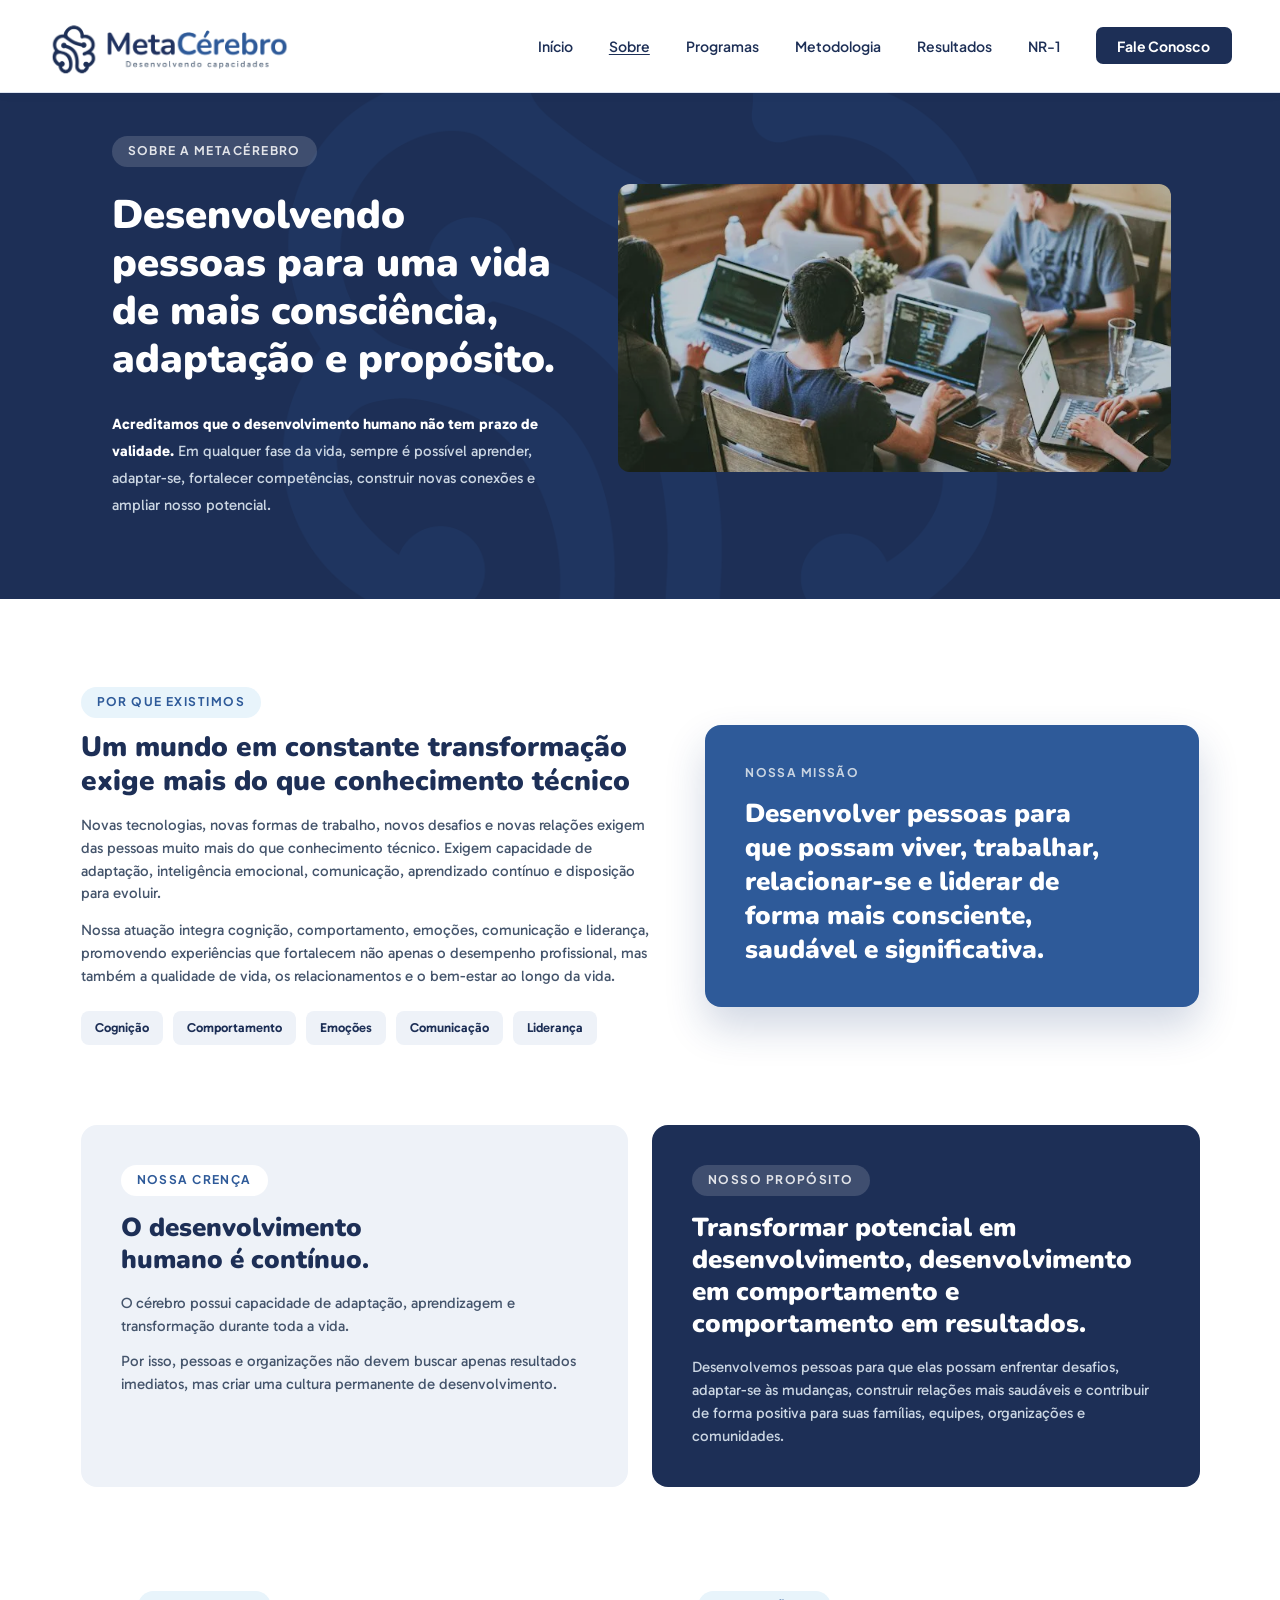
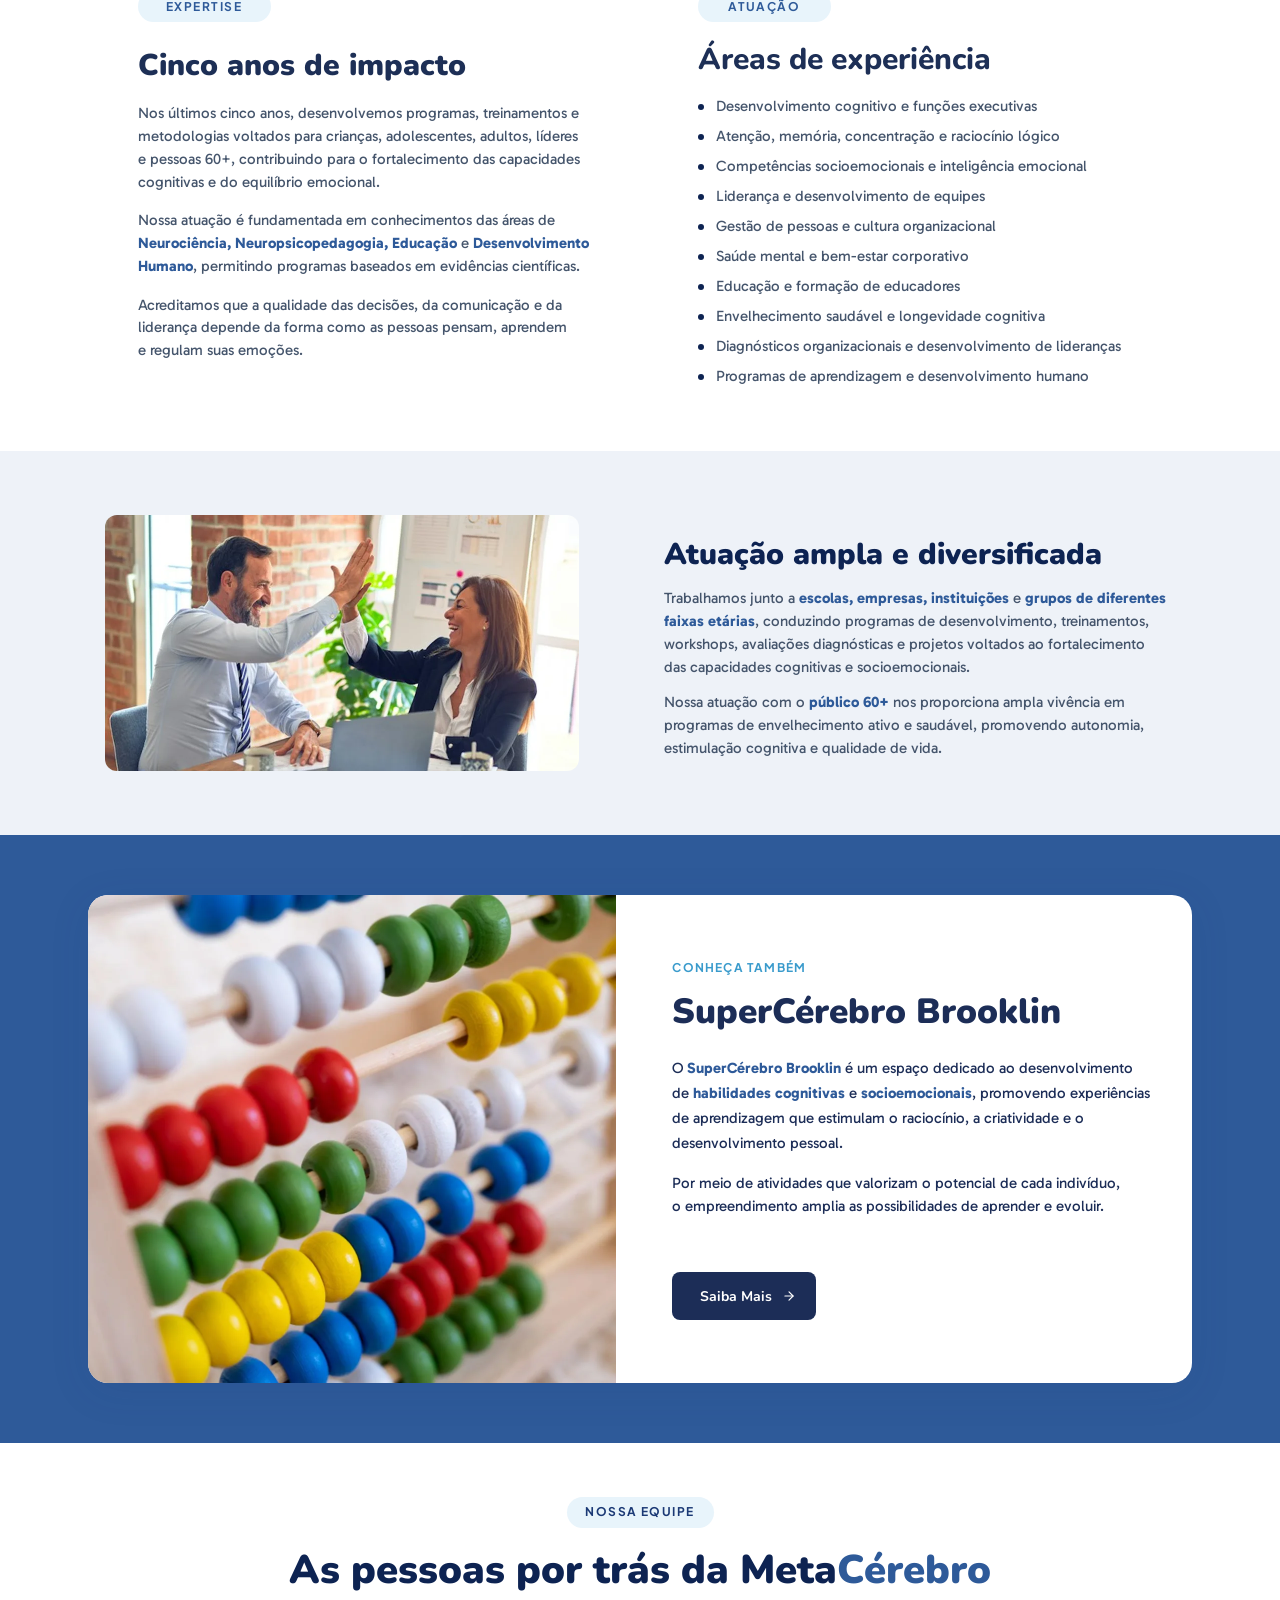
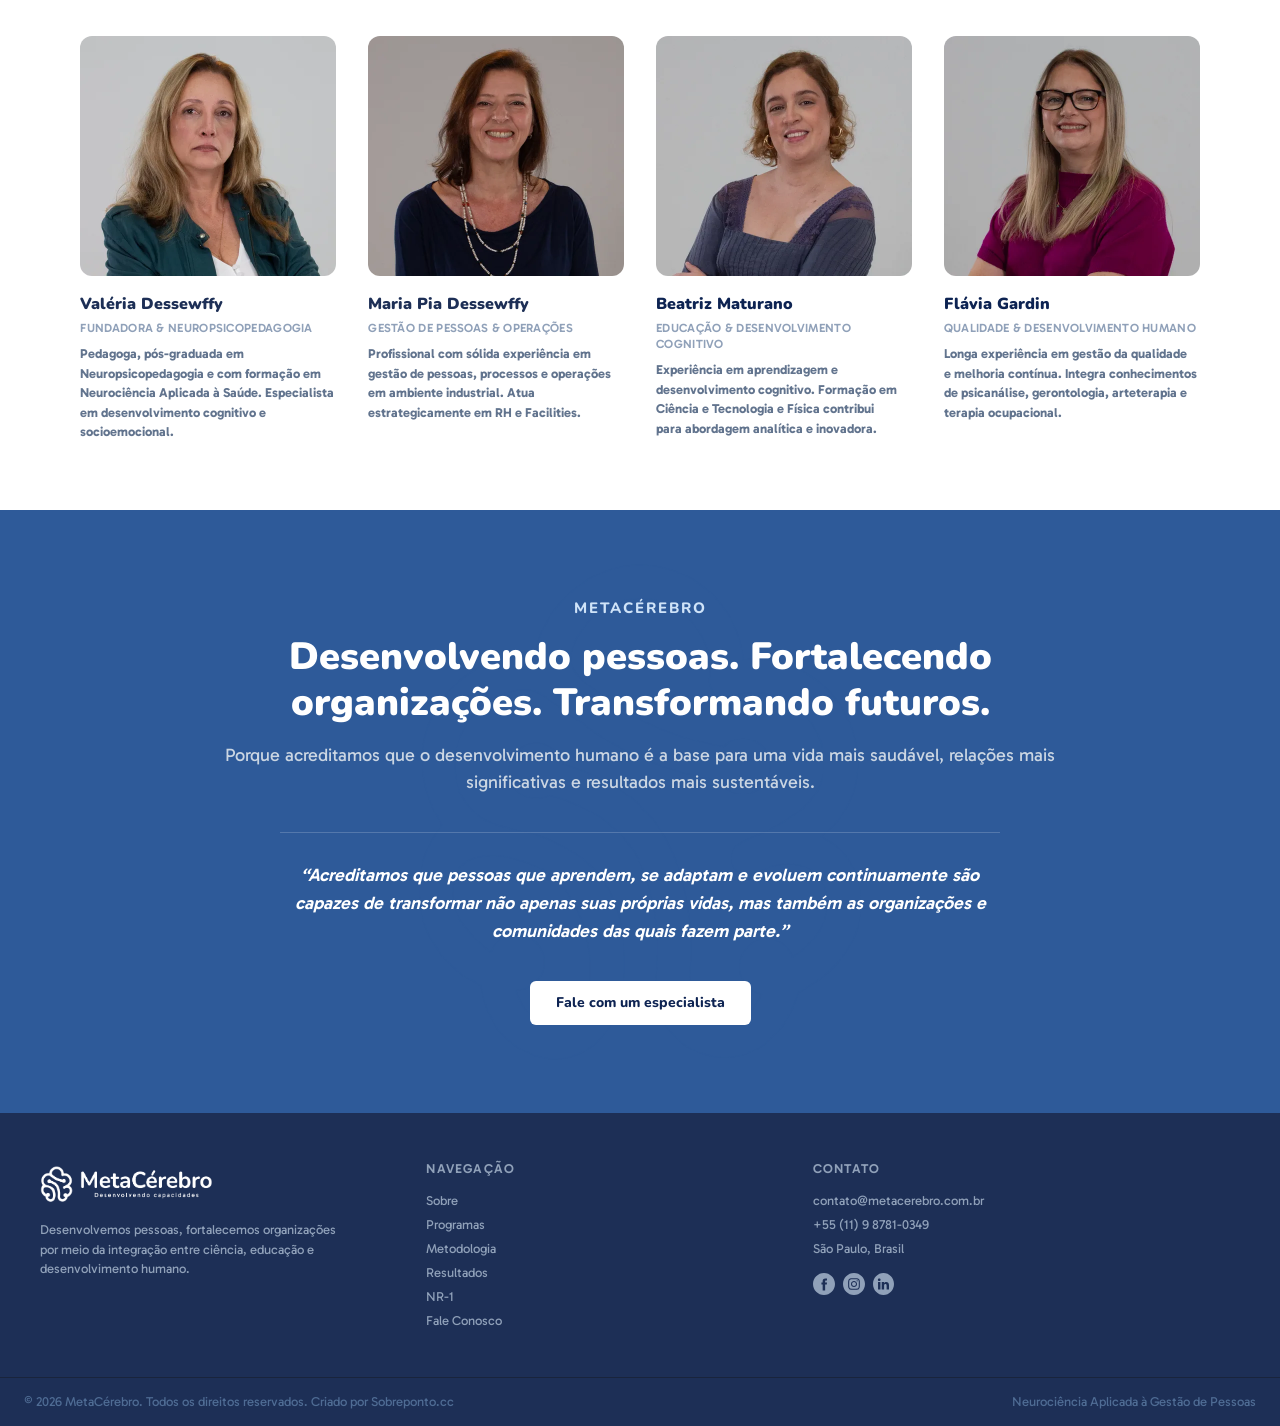
<file: sobre.html>
<!DOCTYPE html>
<html lang="pt-BR">
<head>
  <meta charset="utf-8">
  <meta name="viewport" content="width=device-width, initial-scale=1">
  <title>Sobre — MetaCérebro</title>
  <meta name="description" content="Conheça a MetaCérebro: cinco anos de impacto em desenvolvimento cognitivo e socioemocional, áreas de experiência e a equipe por trás dos programas.">
  <meta name="theme-color" content="#1d2f56">
  <link rel="icon" type="image/png" href="assets/favicon.png">
  <link rel="preload" href="assets/fonts/nunito-latin-900-normal.woff2" as="font" type="font/woff2" crossorigin>
  <link rel="preload" href="assets/fonts/gabarito-latin-400-normal.woff2" as="font" type="font/woff2" crossorigin>
  <link rel="stylesheet" href="css/styles.css">
  <script>document.documentElement.classList.add("js");</script>
</head>
<body>
<svg xmlns="http://www.w3.org/2000/svg" style="display:none" aria-hidden="true">
<symbol id="i-arrow-right" viewBox="0 0 24 24"><path d="M5 12h14" />
  <path d="m12 5 7 7-7 7" /></symbol>
<symbol id="i-menu" viewBox="0 0 24 24"><path d="M4 5h16" />
  <path d="M4 12h16" />
  <path d="M4 19h16" /></symbol>
<symbol id="i-x" viewBox="0 0 24 24"><path d="M18 6 6 18" />
  <path d="m6 6 12 12" /></symbol>
</svg>
  <header class="nav" id="nav">
    <div class="nav__inner">
      <a class="nav__logo" href="index.html#inicio" aria-label="MetaCérebro — início">
        <img src="assets/img/logo-nav.png" alt="MetaCérebro — Desenvolvendo capacidades" width="281" height="92">
      </a>
      <button class="nav__toggle" type="button" aria-label="Abrir menu" aria-expanded="false" aria-controls="nav-links">
        <svg class="icon icon--menu"><use href="#i-menu"/></svg>
      </button>
      <ul class="nav__links" id="nav-links">
        <li><a class="nav__link" href="index.html#inicio">Início</a></li>
        <li><a class="nav__link is-active" href="sobre.html" aria-current="page">Sobre</a></li>
        <li><a class="nav__link" href="programas.html">Programas</a></li>
        <li><a class="nav__link" href="metodologia.html">Metodologia</a></li>
        <li><a class="nav__link" href="resultados.html">Resultados</a></li>
        <li><a class="nav__link" href="nr1.html">NR-1</a></li>
        <li><a class="nav__cta" href="contato.html">Fale Conosco</a></li>
      </ul>
    </div>
  </header>

  <main class="sobre">
    <!-- QUEM SOMOS -->
    <section class="ab-hero" id="quem-somos">
      <div class="ab-hero__bg" aria-hidden="true"><img src="assets/img/sobre/hero-bg.png" alt=""></div>
      <div class="ab-hero__grid">
        <div class="ab-hero__text">
          <span class="ab-pill ab-pill--auto ab-pill--light">Sobre a MetaCérebro</span>
          <h1 class="ab-hero__title">Desenvolvendo pessoas para uma vida de mais consciência, adaptação e propósito.</h1>
          <p class="ab-hero__lead"><strong>Acreditamos que o desenvolvimento humano não tem prazo de validade.</strong> Em qualquer fase da vida, sempre é possível aprender, adaptar-se, fortalecer competências, construir novas conexões e ampliar nosso potencial.</p>
        </div>
        <div class="ab-hero__media"><img src="assets/img/sobre/hero-equipe.webp" alt="Equipe trabalhando com notebooks em volta de uma mesa" width="700" height="500"></div>
      </div>
    </section>

    <!-- MISSÃO -->
    <section class="ab-m" id="missao">
      <div class="ab-m__grid">
        <div class="ab-m__text fade-in">
          <span class="ab-pill ab-pill--auto ab-pill--soft">Por que existimos</span>
          <h2 class="ab-h2">Um mundo em constante transformação exige mais do que conhecimento técnico</h2>
          <p class="ab-text">Novas tecnologias, novas formas de trabalho, novos desafios e novas relações exigem das pessoas muito mais do que conhecimento técnico. Exigem capacidade de adaptação, inteligência emocional, comunicação, aprendizado contínuo e disposição para evoluir.</p>
          <p class="ab-text">Nossa atuação integra cognição, comportamento, emoções, comunicação e liderança, promovendo experiências que fortalecem não apenas o desempenho profissional, mas também a qualidade de vida, os relacionamentos e o bem-estar ao longo da vida.</p>
          <ul class="ab-m__chips" aria-label="Eixos da nossa atuação"><li>Cognição</li><li>Comportamento</li><li>Emoções</li><li>Comunicação</li><li>Liderança</li></ul>
        </div>
        <aside class="ab-m__card fade-in" style="--d:120ms">
          <p class="ab-m__label">Nossa missão</p>
          <p class="ab-m__mission">Desenvolver pessoas para que possam viver, trabalhar, relacionar-se e liderar de forma mais consciente, saudável e significativa.</p>
        </aside>
      </div>
    </section>

    <!-- CRENÇA E PROPÓSITO -->
    <section class="ab-bp" id="crenca">
      <div class="ab-bp__grid">
        <article class="ab-bp__card fade-in">
          <span class="ab-pill ab-pill--auto ab-pill--soft">Nossa crença</span>
          <h2 class="ab-bp__title">O desenvolvimento humano é contínuo.</h2>
          <p class="ab-text">O cérebro possui capacidade de adaptação, aprendizagem e transformação durante toda a vida.</p>
          <p class="ab-text">Por isso, pessoas e organizações não devem buscar apenas resultados imediatos, mas criar uma cultura permanente de desenvolvimento.</p>
        </article>
        <article class="ab-bp__card ab-bp__card--dark fade-in" style="--d:120ms">
          <span class="ab-pill ab-pill--auto ab-pill--light">Nosso propósito</span>
          <h2 class="ab-bp__title">Transformar potencial em desenvolvimento, desenvolvimento em comportamento e comportamento em resultados.</h2>
          <p class="ab-text">Desenvolvemos pessoas para que elas possam enfrentar desafios, adaptar-se às mudanças, construir relações mais saudáveis e contribuir de forma positiva para suas famílias, equipes, organizações e comunidades.</p>
        </article>
      </div>
    </section>

    <!-- EXPERTISE + ÁREAS DE EXPERIÊNCIA -->
    <section class="ab-exp" id="expertise">
      <div class="ab-exp__grid">
        <div class="ab-exp__col ab-exp__col--left fade-in">
          <span class="ab-pill ab-pill--soft">Expertise</span>
          <h2 class="ab-h2">Cinco anos de impacto</h2>
          <p class="ab-text">Nos últimos cinco anos, desenvolvemos programas, treinamentos e metodologias voltados para crianças, adolescentes, adultos, líderes e pessoas 60+, contribuindo para o fortalecimento das capacidades cognitivas e do equilíbrio emocional.</p>
          <p class="ab-text">Nossa atuação é fundamentada em conhecimentos das áreas de <strong>Neurociência, Neuropsicopedagogia, Educação</strong> e <strong>Desenvolvimento Humano</strong>, permitindo programas baseados em evidências científicas.</p>
          <p class="ab-text">Acreditamos que a qualidade das decisões, da comunicação e da liderança depende da forma como as pessoas pensam, aprendem e regulam suas emoções.</p>
        </div>
        <div class="ab-exp__col ab-exp__col--right fade-in" style="--d:120ms">
          <span class="ab-pill ab-pill--soft">Atuação</span>
          <h2 class="ab-h2">Áreas de experiência</h2>
          <ul class="ab-list">
            <li>Desenvolvimento cognitivo e funções executivas</li>
            <li>Atenção, memória, concentração e raciocínio lógico</li>
            <li>Competências socioemocionais e inteligência emocional</li>
            <li>Liderança e desenvolvimento de equipes</li>
            <li>Gestão de pessoas e cultura organizacional</li>
            <li>Saúde mental e bem-estar corporativo</li>
            <li>Educação e formação de educadores</li>
            <li>Envelhecimento saudável e longevidade cognitiva</li>
            <li>Diagnósticos organizacionais e desenvolvimento de lideranças</li>
            <li>Programas de aprendizagem e desenvolvimento humano</li>
          </ul>
        </div>
      </div>
    </section>

    <!-- ATUAÇÃO AMPLA -->
    <section class="ab-act" id="atuacao">
      <div class="ab-act__grid">
        <div class="ab-act__media"><img src="assets/img/sobre/workshop.webp" alt="Dois profissionais comemorando com um high five durante um workshop" width="474" height="256" loading="lazy"></div>
        <div class="ab-act__text fade-in">
          <h2 class="ab-h2">Atuação ampla e diversificada</h2>
          <p class="ab-text">Trabalhamos junto a <strong>escolas, empresas, instituições</strong> e <strong>grupos de diferentes faixas etárias</strong>, conduzindo programas de desenvolvimento, treinamentos, workshops, avaliações diagnósticas e projetos voltados ao fortalecimento das capacidades cognitivas e socioemocionais.</p>
          <p class="ab-text">Nossa atuação com o <strong>público 60+</strong> nos proporciona ampla vivência em programas de envelhecimento ativo e saudável, promovendo autonomia, estimulação cognitiva e qualidade de vida.</p>
        </div>
      </div>
    </section>

    <!-- SUPERCÉREBRO BROOKLIN -->
    <section class="ab-sol" id="supercerebro">
      <div class="ab-sol__card fade-in">
        <div class="ab-sol__media"><img src="assets/img/sobre/supercerebro.webp" alt="Ábaco colorido com contas vermelhas, verdes, azuis, amarelas e brancas" width="528" height="488" loading="lazy"></div>
        <div class="ab-sol__body">
          <p class="ab-sol__eyebrow">Conheça também</p>
          <h2 class="ab-sol__title">SuperCérebro Brooklin</h2>
          <div class="ab-sol__text">
            <p>O <strong>SuperCérebro Brooklin</strong> é um espaço dedicado ao desenvolvimento<br> de <strong>habilidades cognitivas</strong> e <strong>socioemocionais</strong>, promovendo experiências de aprendizagem que estimulam o raciocínio, a criatividade e o desenvolvimento pessoal.</p>
            <p>Por meio de atividades que valorizam o potencial de cada indivíduo,<br> o empreendimento amplia as possibilidades de aprender e evoluir.</p>
          </div>
          <div class="ab-sol__link"><a class="ab-sol__btn" href="#supercerebro">Saiba Mais <svg class="icon" aria-hidden="true"><use href="#i-arrow-right"/></svg></a></div>
        </div>
      </div>
    </section>

    <!-- NOSSA EQUIPE -->
    <section class="ab-team" id="equipe">
      <div class="ab-team__head">
        <span class="ab-pill ab-pill--wide ab-pill--team">Nossa equipe</span>
        <h2 class="ab-team__title">As pessoas por trás da Meta<span>Cérebro</span></h2>
      </div>
      <div class="ab-team__grid">
        <article class="member fade-in">
          <div class="member__photo"><img src="assets/img/sobre/valeria.webp" alt="Valéria Dessewffy" width="512" height="480" loading="lazy"></div>
          <h3 class="member__name">Valéria Dessewffy</h3>
          <p class="member__role">Fundadora &amp; Neuropsicopedagogia</p>
          <p class="member__bio">Pedagoga, pós-graduada em Neuropsicopedagogia e com formação em Neurociência Aplicada à Saúde. Especialista em desenvolvimento cognitivo e socioemocional.</p>
        </article>
        <article class="member fade-in" style="--d:80ms">
          <div class="member__photo"><img src="assets/img/sobre/maria-pia.webp" alt="Maria Pia Dessewffy" width="512" height="480" loading="lazy"></div>
          <h3 class="member__name">Maria Pia Dessewffy</h3>
          <p class="member__role">Gestão de Pessoas &amp; Operações</p>
          <p class="member__bio">Profissional com sólida experiência em gestão de pessoas, processos e operações em ambiente industrial. Atua estrategicamente em RH e Facilities.</p>
        </article>
        <article class="member fade-in" style="--d:160ms">
          <div class="member__photo"><img src="assets/img/sobre/beatriz.webp" alt="Beatriz Maturano" width="512" height="480" loading="lazy"></div>
          <h3 class="member__name">Beatriz Maturano</h3>
          <p class="member__role">Educação &amp; Desenvolvimento Cognitivo</p>
          <p class="member__bio">Experiência em aprendizagem e desenvolvimento cognitivo. Formação em Ciência e Tecnologia e Física contribui para abordagem analítica e inovadora.</p>
        </article>
        <article class="member fade-in" style="--d:240ms">
          <div class="member__photo"><img src="assets/img/sobre/flavia.webp" alt="Flávia Gardin" width="512" height="480" loading="lazy"></div>
          <h3 class="member__name">Flávia Gardin</h3>
          <p class="member__role">Qualidade &amp; Desenvolvimento Humano</p>
          <p class="member__bio">Longa experiência em gestão da qualidade<br class="br-lg"> e melhoria contínua. Integra conhecimentos de psicanálise, gerontologia, arteterapia e terapia ocupacional.</p>
        </article>
      </div>
    </section>
    <!-- MARCA E FRASE FINAL -->
    <section class="ab-close" id="marca">
      <div class="ab-close__bg" aria-hidden="true"><img src="assets/img/solucoes/comp-bg.png" alt="" loading="lazy"></div>
      <div class="ab-close__inner fade-in">
        <p class="ab-close__brand">MetaCérebro</p>
        <h2 class="ab-close__title">Desenvolvendo pessoas. Fortalecendo organizações. Transformando futuros.</h2>
        <p class="ab-close__sub">Porque acreditamos que o desenvolvimento humano é a base para uma vida mais saudável, relações mais significativas e resultados mais sustentáveis.</p>
        <blockquote class="ab-close__quote">“Acreditamos que pessoas que aprendem, se adaptam e evoluem continuamente são capazes de transformar não apenas suas próprias vidas, mas também as organizações e comunidades das quais fazem parte.”</blockquote>
        <a class="ab-close__btn" href="contato.html">Fale com um especialista</a>
      </div>
    </section>
  </main>

  <footer class="footer">
    <div class="footer__grid">
      <div>
        <img class="footer__logo" src="assets/img/logo-footer.png" alt="MetaCérebro — Desenvolvendo capacidades" width="179" height="43">
        <p class="footer__about">Desenvolvemos pessoas, fortalecemos organizações por meio da integração entre ciência, educação e desenvolvimento humano.</p>
      </div>
      <nav aria-label="Rodapé">
        <h4>Navegação</h4>
        <div class="footer__list">
          <a href="sobre.html">Sobre</a>
          <a href="programas.html">Programas</a>
          <a href="metodologia.html">Metodologia</a>
          <a href="resultados.html">Resultados</a>
          <a href="nr1.html">NR-1</a>
          <a href="contato.html">Fale Conosco</a>
        </div>
      </nav>
      <div>
        <h4>Contato</h4>
        <div class="footer__list">
          <a href="mailto:contato@metacerebro.com.br">contato@metacerebro.com.br</a>
          <a href="https://wa.me/5511987810349" target="_blank" rel="noopener">+55 (11) 9 8781-0349</a>
          <span>São Paulo, Brasil</span>
        </div>
        <div class="footer__social">
          <a href="https://www.facebook.com/metacerebro" target="_blank" rel="noopener" aria-label="Facebook"><img src="assets/icons/facebook.svg" alt="" width="22" height="22"></a>
          <a href="https://www.instagram.com/metacerebro" target="_blank" rel="noopener" aria-label="Instagram"><img src="assets/icons/instagram.svg" alt="" width="22" height="22"></a>
          <a href="https://www.linkedin.com/company/metacerebro" target="_blank" rel="noopener" aria-label="LinkedIn"><img src="assets/icons/linkedin.svg" alt="" width="22" height="22"></a>
        </div>
      </div>
    </div>
    <div class="footer__bottom">
      <div class="footer__bottom-inner">
        <p>© 2026 MetaCérebro. Todos os direitos reservados. Criado por Sobreponto.cc</p>
        <p>Neurociência Aplicada à Gestão de Pessoas</p>
      </div>
    </div>
  </footer>

  <script src="js/script.js"></script>
</body>
</html>
</file>
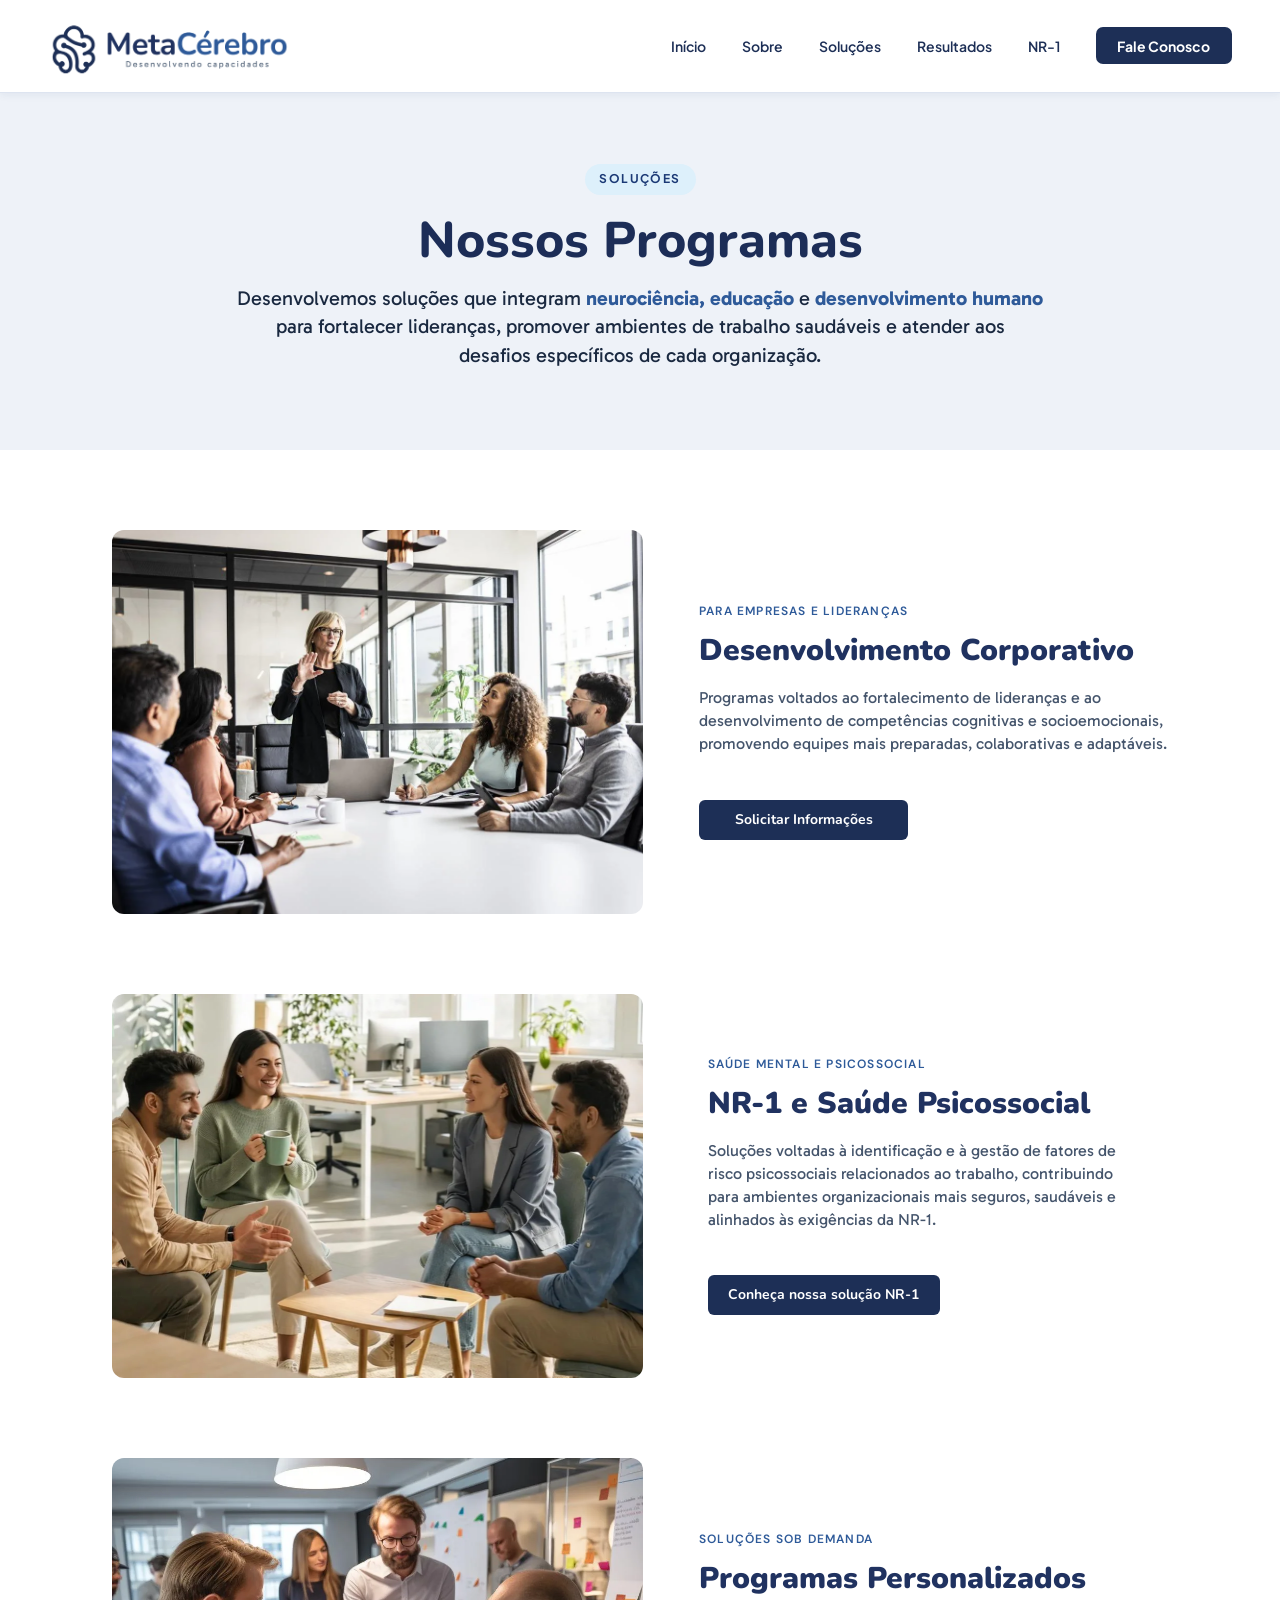
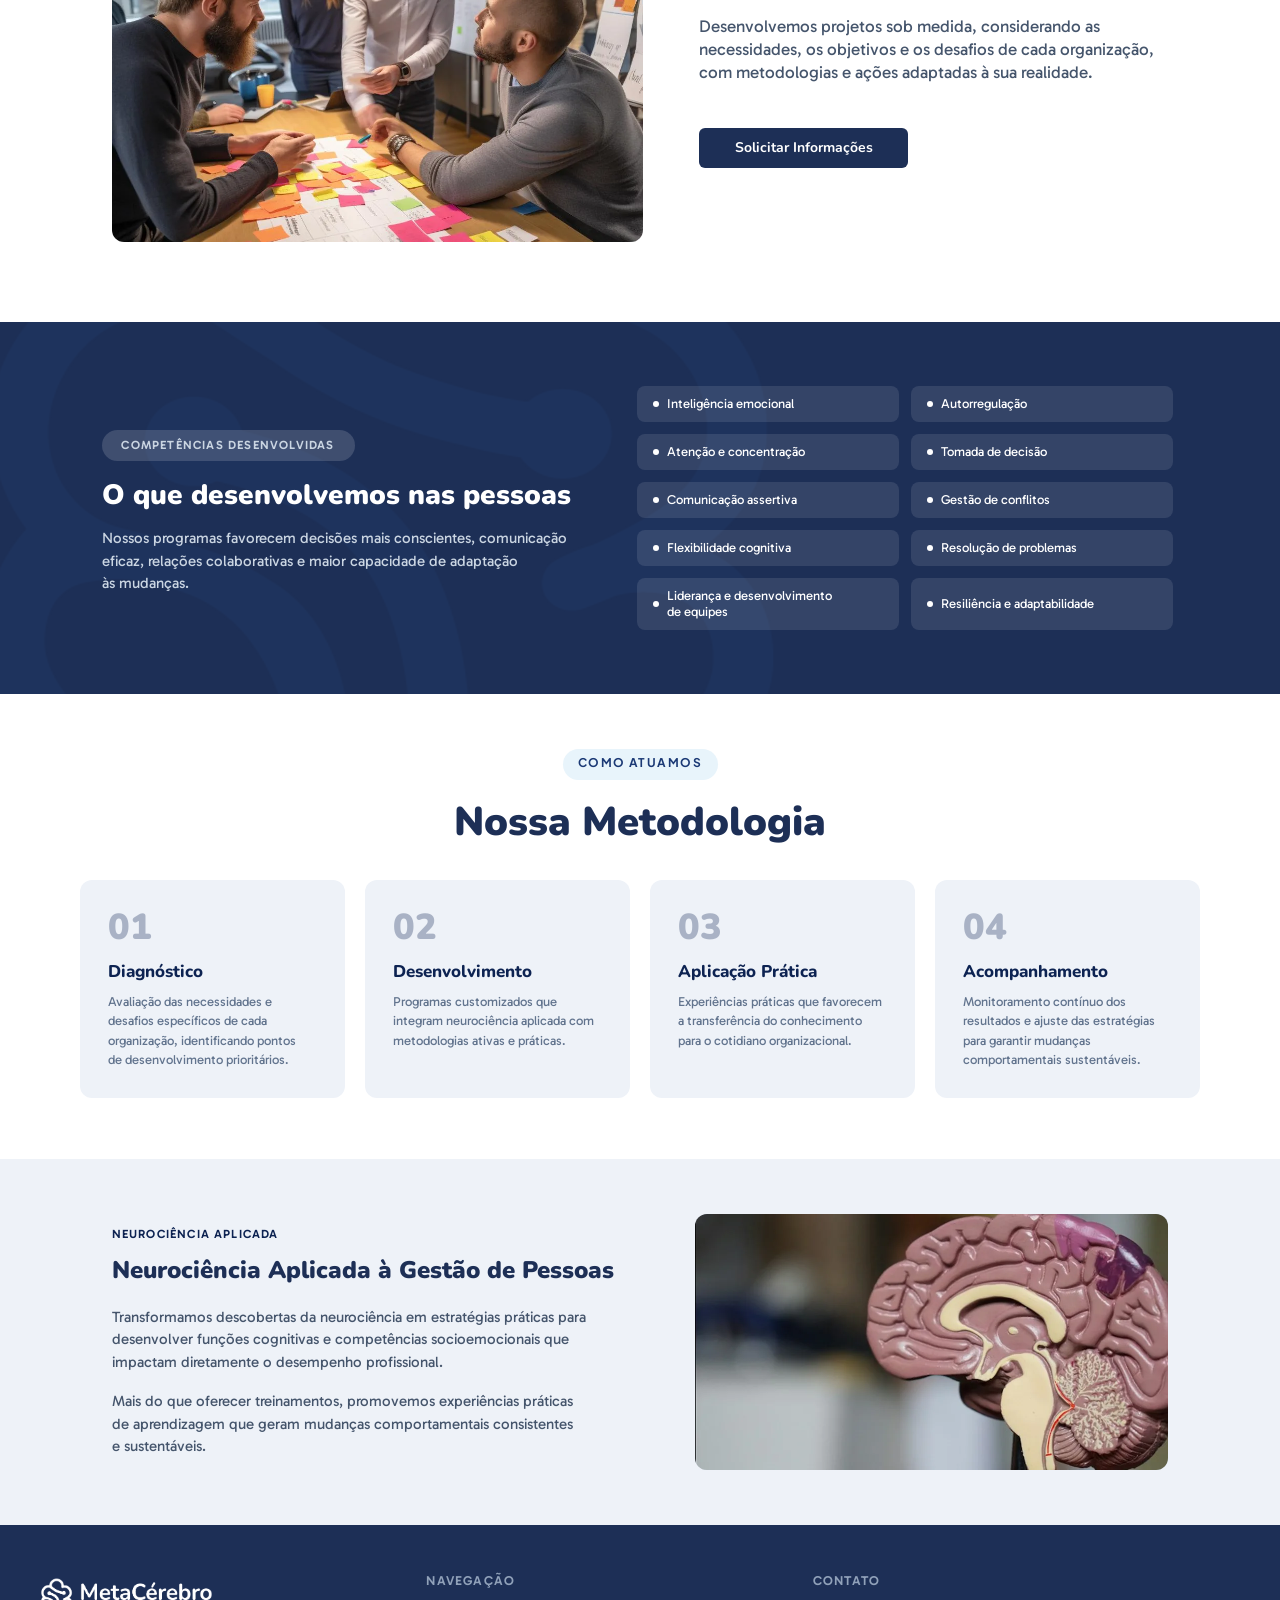
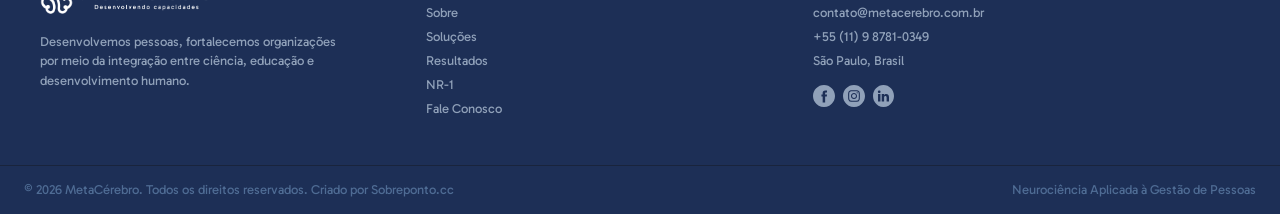
<file: solucoes.html>
<!DOCTYPE html>
<html lang="pt-BR">
<head>
  <meta charset="utf-8">
  <meta name="viewport" content="width=device-width, initial-scale=1">
  <title>Soluções — MetaCérebro</title>
  <meta name="description" content="Conheça os programas da MetaCérebro: desenvolvimento corporativo, NR-1 e saúde psicossocial, programas personalizados e a nossa metodologia.">
  <meta name="theme-color" content="#1d2f56">
  <link rel="icon" type="image/png" href="assets/favicon.png">
  <link rel="preload" href="assets/fonts/nunito-latin-900-normal.woff2" as="font" type="font/woff2" crossorigin>
  <link rel="preload" href="assets/fonts/gabarito-latin-400-normal.woff2" as="font" type="font/woff2" crossorigin>
  <link rel="stylesheet" href="css/styles.css">
  <script>document.documentElement.classList.add("js");</script>
</head>
<body>
<svg xmlns="http://www.w3.org/2000/svg" style="display:none" aria-hidden="true">
<symbol id="i-arrow-right" viewBox="0 0 24 24"><path d="M5 12h14" />
  <path d="m12 5 7 7-7 7" /></symbol>
<symbol id="i-menu" viewBox="0 0 24 24"><path d="M4 5h16" />
  <path d="M4 12h16" />
  <path d="M4 19h16" /></symbol>
<symbol id="i-x" viewBox="0 0 24 24"><path d="M18 6 6 18" />
  <path d="m6 6 12 12" /></symbol>
</svg>
  <header class="nav" id="nav">
    <div class="nav__inner">
      <a class="nav__logo" href="index.html#inicio" aria-label="MetaCérebro — início">
        <img src="assets/img/logo-nav.png" alt="MetaCérebro — Desenvolvendo capacidades" width="281" height="92">
      </a>
      <button class="nav__toggle" type="button" aria-label="Abrir menu" aria-expanded="false" aria-controls="nav-links">
        <svg class="icon icon--menu"><use href="#i-menu"/></svg>
      </button>
      <ul class="nav__links" id="nav-links">
        <li><a class="nav__link" href="index.html#inicio">Início</a></li>
        <li><a class="nav__link" href="sobre.html">Sobre</a></li>
        <li><a class="nav__link is-active" href="solucoes.html" aria-current="page">Soluções</a></li>
        <li><a class="nav__link" href="resultados.html">Resultados</a></li>
        <li><a class="nav__link" href="nr1.html">NR-1</a></li>
        <li><a class="nav__cta" href="contato.html">Fale Conosco</a></li>
      </ul>
    </div>
  </header>

  <main class="sobre">
    <section class="sl-head" id="programas">
      <span class="sl-pill">Soluções</span>
      <h1 class="sl-head__title">Nossos Programas</h1>
      <p class="sl-head__lead">Desenvolvemos soluções que integram <strong>neurociência, educação</strong> e <strong>desenvolvimento humano</strong><br class="br-lg"> para fortalecer lideranças, promover ambientes de trabalho saudáveis e atender aos<br class="br-lg"> desafios específicos de cada organização.</p>
    </section>

    <section class="sl-block sl-block--a" id="desenvolvimento-corporativo">
      <div class="sl-block__grid">
        <div class="sl-block__media"><img src="assets/img/solucoes/corporativo.webp" alt="Líder conduzindo uma reunião de equipe em sala com paredes de vidro" width="1200" height="800"></div>
        <div class="sl-block__text fade-in">
          <p class="sl-block__eyebrow">Para Empresas e Lideranças</p>
          <h2 class="sl-block__title">Desenvolvimento Corporativo</h2>
          <p class="sl-block__p">Programas voltados ao fortalecimento de lideranças e ao desenvolvimento de competências cognitivas e socioemocionais, promovendo equipes mais preparadas, colaborativas e adaptáveis.</p>
          <a class="sl-btn" href="contato.html">Solicitar Informações</a>
        </div>
      </div>
    </section>

    <section class="sl-block sl-block--b" id="nr1-saude-psicossocial">
      <div class="sl-block__grid">
        <div class="sl-block__media"><img src="assets/img/solucoes/nr1.webp" alt="Quatro colegas conversando em um ambiente de trabalho acolhedor" width="1063" height="768" loading="lazy"></div>
        <div class="sl-block__text fade-in">
          <p class="sl-block__eyebrow">Saúde Mental e Psicossocial</p>
          <h2 class="sl-block__title">NR-1 e Saúde Psicossocial</h2>
          <p class="sl-block__p">Soluções voltadas à identificação e à gestão de fatores de<br class="br-lg"> risco psicossociais relacionados ao trabalho, contribuindo<br class="br-lg"> para ambientes organizacionais mais seguros, saudáveis e<br class="br-lg"> alinhados às exigências da NR-1.</p>
          <a class="sl-btn sl-btn--nr1" href="nr1.html">Conheça nossa solução NR-1</a>
        </div>
      </div>
    </section>

    <section class="sl-block sl-block--c" id="programas-personalizados">
      <div class="sl-block__grid">
        <div class="sl-block__media"><img src="assets/img/solucoes/personalizados.webp" alt="Equipe reunida em volta de uma mesa com notas adesivas coloridas" width="1024" height="1024" loading="lazy"></div>
        <div class="sl-block__text fade-in">
          <p class="sl-block__eyebrow">Soluções sob demanda</p>
          <h2 class="sl-block__title">Programas Personalizados</h2>
          <p class="sl-block__p">Desenvolvemos projetos sob medida, considerando as necessidades, os objetivos e os desafios de cada organização,<br class="br-lg"> com metodologias e ações adaptadas à sua realidade.</p>
          <a class="sl-btn" href="contato.html">Solicitar Informações</a>
        </div>
      </div>
    </section>

    <section class="sl-comp" id="competencias">
      <div class="sl-comp__bg" aria-hidden="true"><img src="assets/img/solucoes/comp-bg.png" alt="" loading="lazy"></div>
      <div class="sl-comp__grid">
        <div class="sl-comp__text">
          <span class="sl-pill">Competências Desenvolvidas</span>
          <h2 class="sl-comp__title">O que desenvolvemos nas pessoas</h2>
          <p class="sl-comp__lead">Nossos programas favorecem decisões mais conscientes, comunicação eficaz, relações colaborativas e maior capacidade de adaptação<br class="br-lg"> às mudanças.</p>
        </div>
        <ul class="sl-chips">
          <li class="sl-chip">Inteligência emocional</li>
          <li class="sl-chip">Autorregulação</li>
          <li class="sl-chip">Atenção e concentração</li>
          <li class="sl-chip">Tomada de decisão</li>
          <li class="sl-chip">Comunicação assertiva</li>
          <li class="sl-chip">Gestão de conflitos</li>
          <li class="sl-chip">Flexibilidade cognitiva</li>
          <li class="sl-chip">Resolução de problemas</li>
          <li class="sl-chip">Liderança e desenvolvimento<br class="br-lg"> de equipes</li>
          <li class="sl-chip">Resiliência e adaptabilidade</li>
        </ul>
      </div>
    </section>

    <section class="sl-method" id="metodologia">
      <div class="sl-method__head">
        <span class="sl-pill">Como atuamos</span>
        <h2 class="sl-method__title">Nossa Metodologia</h2>
      </div>
      <div class="sl-method__grid">
        <article class="sl-step fade-in"><p class="sl-step__num" aria-hidden="true">01</p><h3 class="sl-step__title">Diagnóstico</h3><p class="sl-step__text">Avaliação das necessidades e desafios específicos de cada organização, identificando pontos<br class="br-lg"> de desenvolvimento prioritários.</p></article>
        <article class="sl-step fade-in" style="--d:80ms"><p class="sl-step__num" aria-hidden="true">02</p><h3 class="sl-step__title">Desenvolvimento</h3><p class="sl-step__text">Programas customizados que integram neurociência aplicada com metodologias ativas e práticas.</p></article>
        <article class="sl-step fade-in" style="--d:160ms"><p class="sl-step__num" aria-hidden="true">03</p><h3 class="sl-step__title">Aplicação Prática</h3><p class="sl-step__text">Experiências práticas que favorecem a transferência do conhecimento para o cotidiano organizacional.</p></article>
        <article class="sl-step fade-in" style="--d:240ms"><p class="sl-step__num" aria-hidden="true">04</p><h3 class="sl-step__title">Acompanhamento</h3><p class="sl-step__text">Monitoramento contínuo dos resultados e ajuste das estratégias para garantir mudanças comportamentais sustentáveis.</p></article>
      </div>
    </section>

    <section class="sl-neuro" id="neurociencia-aplicada">
      <div class="sl-neuro__grid">
        <div class="sl-neuro__text fade-in">
          <p class="sl-neuro__eyebrow">Neurociência Aplicada</p>
          <h2 class="sl-neuro__title">Neurociência Aplicada à Gestão de Pessoas</h2>
          <p class="sl-neuro__p">Transformamos descobertas da neurociência em estratégias práticas para desenvolver funções cognitivas e competências socioemocionais que impactam diretamente o desempenho profissional.</p>
          <p class="sl-neuro__p">Mais do que oferecer treinamentos, promovemos experiências práticas de aprendizagem que geram mudanças comportamentais consistentes e sustentáveis.</p>
        </div>
        <div class="sl-neuro__media"><img src="assets/img/solucoes/neurociencia.webp" alt="Modelo anatômico de um cérebro humano em corte" width="946" height="512" loading="lazy"></div>
      </div>
    </section>
  </main>

  <footer class="footer">
    <div class="footer__grid">
      <div>
        <img class="footer__logo" src="assets/img/logo-footer.png" alt="MetaCérebro — Desenvolvendo capacidades" width="179" height="43">
        <p class="footer__about">Desenvolvemos pessoas, fortalecemos organizações por meio da integração entre ciência, educação e desenvolvimento humano.</p>
      </div>
      <nav aria-label="Rodapé">
        <h4>Navegação</h4>
        <div class="footer__list">
          <a href="sobre.html">Sobre</a>
          <a href="solucoes.html">Soluções</a>
          <a href="resultados.html">Resultados</a>
          <a href="nr1.html">NR-1</a>
          <a href="contato.html">Fale Conosco</a>
        </div>
      </nav>
      <div>
        <h4>Contato</h4>
        <div class="footer__list">
          <a href="mailto:contato@metacerebro.com.br">contato@metacerebro.com.br</a>
          <a href="https://wa.me/5511987810349" target="_blank" rel="noopener">+55 (11) 9 8781-0349</a>
          <span>São Paulo, Brasil</span>
        </div>
        <div class="footer__social">
          <a href="https://www.facebook.com/metacerebro" target="_blank" rel="noopener" aria-label="Facebook"><img src="assets/icons/facebook.svg" alt="" width="22" height="22"></a>
          <a href="https://www.instagram.com/metacerebro" target="_blank" rel="noopener" aria-label="Instagram"><img src="assets/icons/instagram.svg" alt="" width="22" height="22"></a>
          <a href="https://www.linkedin.com/company/metacerebro" target="_blank" rel="noopener" aria-label="LinkedIn"><img src="assets/icons/linkedin.svg" alt="" width="22" height="22"></a>
        </div>
      </div>
    </div>
    <div class="footer__bottom">
      <div class="footer__bottom-inner">
        <p>© 2026 MetaCérebro. Todos os direitos reservados. Criado por Sobreponto.cc</p>
        <p>Neurociência Aplicada à Gestão de Pessoas</p>
      </div>
    </div>
  </footer>

  <script src="js/script.js"></script>
</body>
</html>
</file>
<file: css/styles.css>
/* ==========================================================================
   MetaCérebro — Site institucional
   Medidas e cores extraídas do Figma (frame "início", 1167px).
   ========================================================================== */

/* ---------- Fontes (hospedadas localmente) ---------- */
@font-face { font-family: "Nunito"; font-weight: 700; font-style: normal; font-display: swap; src: url("../assets/fonts/nunito-latin-700-normal.woff2") format("woff2"); }
@font-face { font-family: "Nunito"; font-weight: 800; font-style: normal; font-display: swap; src: url("../assets/fonts/nunito-latin-800-normal.woff2") format("woff2"); }
@font-face { font-family: "Nunito"; font-weight: 900; font-style: normal; font-display: swap; src: url("../assets/fonts/nunito-latin-900-normal.woff2") format("woff2"); }
@font-face { font-family: "Gabarito"; font-weight: 400; font-style: normal; font-display: swap; src: url("../assets/fonts/gabarito-latin-400-normal.woff2") format("woff2"); }
@font-face { font-family: "Gabarito"; font-weight: 600; font-style: normal; font-display: swap; src: url("../assets/fonts/gabarito-latin-600-normal.woff2") format("woff2"); }
@font-face { font-family: "Gabarito"; font-weight: 700; font-style: normal; font-display: swap; src: url("../assets/fonts/gabarito-latin-700-normal.woff2") format("woff2"); }
@font-face { font-family: "Plus Jakarta Sans"; font-weight: 600; font-style: normal; font-display: swap; src: url("../assets/fonts/plus-jakarta-sans-latin-600-normal.woff2") format("woff2"); }
@font-face { font-family: "Plus Jakarta Sans"; font-weight: 700; font-style: normal; font-display: swap; src: url("../assets/fonts/plus-jakarta-sans-latin-700-normal.woff2") format("woff2"); }
@font-face { font-family: "Plus Jakarta Sans"; font-weight: 800; font-style: normal; font-display: swap; src: url("../assets/fonts/plus-jakarta-sans-latin-800-normal.woff2") format("woff2"); }

/* Unidade de escala dos cards do slider (permite animar o tamanho do card ativo) */
@property --u { syntax: "<length>"; inherits: true; initial-value: 1px; }

/* ---------- Tokens ---------- */
:root {
  --navy: #1d2f56;
  --navy-2: #1c2d57;
  --blue: #2e5a99;
  --blue-dark: #1b3975;
  --sky: #3a9bcc;
  --ink: #1a2940;
  --muted: #6b7a99;
  --bg-soft: #f4f7fc;
  --border: #dde4f0;
  --pill: #e8f4fb;
  --pill-2: #ddf0fb;
  --footer-text: #90a1b9;
  --footer-muted: #4f6c94;
  --footer-line: #19243c;

  --f-title: "Nunito", system-ui, sans-serif;
  --f-body: "Gabarito", system-ui, sans-serif;
  --f-ui: "Plus Jakarta Sans", system-ui, sans-serif;

  --nav-h: 92px;
}

/* ---------- Reset ---------- */
*, *::before, *::after { box-sizing: border-box; margin: 0; padding: 0; }
html { scroll-behavior: smooth; scroll-padding-top: var(--nav-h); -webkit-text-size-adjust: 100%; }
body { font-family: var(--f-body); color: var(--ink); background: #fff; -webkit-font-smoothing: antialiased; text-rendering: optimizeLegibility; overflow-x: hidden; min-width: 320px; }
img, svg { display: block; max-width: 100%; }
a { color: inherit; text-decoration: none; }
ul { list-style: none; }
button { font: inherit; color: inherit; border: 0; background: none; cursor: pointer; }
:focus-visible { outline: 2px solid var(--sky); outline-offset: 3px; border-radius: 4px; }

.icon { width: 1em; height: 1em; fill: none; stroke: currentColor; stroke-width: 2; stroke-linecap: round; stroke-linejoin: round; flex: none; }
.container { width: 100%; max-width: 1200px; margin: 0 auto; }
.sr-only { position: absolute; width: 1px; height: 1px; overflow: hidden; clip: rect(0 0 0 0); white-space: nowrap; }

/* ---------- Elementos reutilizáveis ---------- */
.pill {
  display: inline-block; height: 31px; padding: 5.4px 16px 0; border-radius: 20px;
  background: var(--pill-2); color: var(--blue-dark);
  font: 700 12px/18px var(--f-ui); letter-spacing: 1.44px; text-transform: uppercase; white-space: nowrap;
}
.pill--soft { background: var(--pill); }
.pill--light { background: rgba(255, 255, 255, .15); color: rgba(255, 255, 255, .85); }
.pill--about { background: var(--pill); color: var(--blue); }

.section-head { text-align: center; }
.section-head .pill { margin-bottom: 20px; }
.section-title { font: 900 50px/52.524px var(--f-title); color: var(--navy-2); }
.section-lead { font: 400 20px/28.56px var(--f-body); color: var(--ink); margin: 16px auto 0; }
.section-lead strong { font-weight: 700; color: var(--blue); }

.btn {
  display: inline-flex; align-items: center; gap: 8px; border-radius: 8px;
  background: var(--navy-2); color: #fff; font: 700 16px/21.6px var(--f-title);
  transition: transform .2s ease, box-shadow .2s ease, background-color .2s ease;
}
.btn:hover { transform: translateY(-2px); background: var(--blue-dark); box-shadow: 0 8px 20px rgba(27, 57, 117, .25); }

/* Animação de entrada */
.js .fade-in { opacity: 0; transform: translateY(24px); transition: opacity .7s ease, transform .7s ease; transition-delay: var(--d, 0ms); }
.js .fade-in.is-visible { opacity: 1; transform: none; }

/* ==========================================================================
   NAV
   ========================================================================== */
.nav {
  position: fixed; inset: 0 0 auto 0; z-index: 100; background: #fff;
  border-bottom: .8px solid var(--border); box-shadow: 0 2px 8px rgba(27, 57, 117, .07);
}
.nav__inner { max-width: 1440px; margin: 0 auto; height: var(--nav-h); padding: 0 48px; display: flex; align-items: center; justify-content: space-between; }
.nav__logo img { width: 281px; height: 92px; }
.nav__links { display: flex; align-items: center; gap: 36px; }
.nav__link { font: 600 14px/21px var(--f-ui); color: var(--navy); white-space: nowrap; transition: opacity .2s; }
.nav__link:hover { opacity: .7; }
.nav__link.is-active { text-decoration: underline; text-decoration-thickness: from-font; text-underline-position: from-font; }
.nav__cta { background: var(--navy); color: #fff; font: 700 14px/21px var(--f-ui); padding: 9.6px 21.6px; border-radius: 7px; white-space: nowrap; transition: background-color .2s, transform .2s; }
.nav__cta:hover { background: var(--blue-dark); opacity: 1; transform: translateY(-1px); }
.nav__toggle { display: none; width: 44px; height: 44px; align-items: center; justify-content: center; font-size: 26px; color: var(--navy); border-radius: 8px; }

/* ==========================================================================
   HERO
   ========================================================================== */
.hero { display: flex; padding-top: 68px; background: #fff; overflow: hidden; }
.hero__text {
  flex: 0 0 auto; width: 519px; min-height: 542.9px; padding: 58.36px 48px 58.36px 66px;
  display: flex; flex-direction: column; justify-content: center; align-items: flex-start;
}
.hero__title { font: 900 50px/50px var(--f-title); }
.hero__title span { display: block; width: 384px; max-width: 100%; }
.hero__title-1 { color: var(--navy); margin-bottom: 13px; }
.hero__title-2 { color: var(--blue); }
.hero__lead { font: 400 14px/18px var(--f-body); color: var(--ink); width: 405px; max-width: 100%; margin: 26px 0 36px; }
.hero__btn { padding: 13.6px 28px; min-height: 51.2px; border-radius: 7px; background: var(--navy); font-size: 14px; line-height: 21.6px; }
.hero__btn .icon { font-size: 13px; stroke-width: 2.6; }

.hero__media { position: relative; flex: 1 1 0; min-width: 1px; overflow: hidden; }
.hero__img { position: absolute; right: -110.6px; top: -140.3px; width: max(1220.4px, calc(100% + 110.6px)); aspect-ratio: 3 / 2; }
.hero__img img { width: 100%; height: 100%; max-width: none; }
.hero__media::after { content: ""; position: absolute; top: 0; bottom: 0; left: -372px; right: -20.8px; box-shadow: inset 5px 4px 19.1px rgba(0, 0, 0, .25); pointer-events: none; }

/* ==========================================================================
   PILARES
   ========================================================================== */
.pillars { padding: 70px 32px 8px; min-height: 423px; }
.pillars__inner { max-width: 860px; margin: 0 auto; }
.pillars .section-title { font-weight: 800; line-height: 61.278px; letter-spacing: -.4085px; text-align: center; }
.pillars__lead { font: 400 20px/28px var(--f-body); color: var(--navy); text-align: center; margin-top: 20px; }
.pillars__lead strong { font-weight: 700; color: var(--blue); }
.pillars__grid { margin-top: 50px; display: grid; grid-template-columns: 198.69fr 215.91fr 198.7fr 198.7fr; gap: 16px; height: 100px; }
.pillar { display: flex; align-items: center; justify-content: center; text-align: center; padding: 25.6px 10px; border-radius: 8px; background: var(--navy-2); color: #fff; font: 900 18px/21.6px var(--f-title); }

/* ==========================================================================
   QUEM SOMOS
   ========================================================================== */
.about { padding: 55px 32px; min-height: 828px; }
.about__grid { display: grid; grid-template-columns: 1fr 1fr; gap: 80px; max-width: 1200px; margin: 0 auto; min-height: 695px; }
.about__media { align-self: center; position: relative; height: 520px; }
.about__photo { position: relative; width: 100%; max-width: 512px; height: 520px; border-radius: 20px; overflow: hidden; box-shadow: 0 20px 60px rgba(27, 57, 117, .15); }
.about__photo img { display: block; width: 100%; height: 100%; max-width: none; object-fit: cover; object-position: 50% 50%; }
.about__stat {
  position: absolute; right: -24px; bottom: -24.7px; width: 193px; padding: 24px 32px; border-radius: 16px;
  background: var(--navy-2); color: #fff; filter: drop-shadow(0 8px 15px rgba(27, 57, 117, .25));
}
.about__stat strong { display: block; font: 900 36px/36px var(--f-title); }
.about__stat span { display: block; margin-top: 4.8px; font: 600 14px/19.2px var(--f-body); opacity: .8; }

.about__content { align-self: start; }
.about__title { font: 900 35px/42.019px var(--f-title); color: var(--navy-2); margin-top: 19.5px; white-space: nowrap; }
.about__title span { color: var(--blue-dark); display: block; }
.about__text { font: 400 15px/27.36px var(--f-body); color: var(--navy-2); max-width: 477px; margin-top: 20px; }
.about__text + .about__text { max-width: 498px; }
.about__text + .about__text { margin-top: 16px; }
.about__sub { font: 900 15px/20.4px var(--f-title); letter-spacing: .68px; text-transform: uppercase; color: var(--blue-dark); margin-top: 32px; }
.about__list { display: grid; grid-template-columns: 1fr 1fr; gap: 8px; margin: 16px 0 32px; }
.about__list li { display: flex; gap: 8px; align-items: flex-start; font: 400 14px/19.68px var(--f-body); color: var(--muted); }
.about__list .icon { color: var(--sky); font-size: 14px; stroke-width: 2.6; margin-top: 3px; }
.about .btn { padding: 13.6px 32px; }

/* ==========================================================================
   SOLUÇÕES / PROGRAMAS (slider)
   ========================================================================== */
.programs { background: var(--bg-soft); padding: 45px 32px 70px; overflow: hidden; }
.programs .section-head .pill { margin-bottom: 20px; }
.programs .section-title { font-weight: 800; }
.programs .section-lead { max-width: 895px; }
.slider { position: relative; height: 498.7px; margin: 0 -60px; }
.slider__viewport { position: absolute; left: 0; right: 0; top: 38.1px; height: 468.4px; overflow: hidden; }
.slider__track { position: absolute; left: 0; top: 0; height: 100%; display: flex; align-items: center; gap: 14.4px; transition: transform .6s cubic-bezier(.4, 0, .2, 1); will-change: transform; }
.slider__track.no-anim, .slider__track.no-anim .slide { transition: none !important; }

.slide {
  --u: 1px;
  flex: none; display: grid; grid-template-columns: calc(420.641 * var(--u)) 1fr; column-gap: calc(38.24 * var(--u));
  width: calc(878.885 * var(--u)); height: calc(388.775 * var(--u)); background: #fff; overflow: hidden;
  border-radius: calc(15.933 * var(--u)); box-shadow: 0 calc(6.373 * var(--u)) calc(31.867 * var(--u)) rgba(27, 57, 117, .1);
  opacity: .55; transition: --u .6s cubic-bezier(.4, 0, .2, 1), opacity .6s ease;
}
.slide.is-active { --u: 1.2049px; opacity: 1; }
.slide__media { position: relative; overflow: hidden; }
.slide__media img { position: absolute; max-width: none; }
.slide__media--nr1 img { height: 100%; left: -9.41%; top: 0; width: 154.04%; }
.slide__media--corp img { inset: 0; width: 100%; height: 100%; object-fit: cover; }
.slide__media--pers img { height: 209.43%; left: -29.55%; top: -104.71%; width: 193.56%; }
.slide__body { display: flex; flex-direction: column; justify-content: center; align-items: flex-start; padding: calc(38.24 * var(--u)) calc(31.867 * var(--u)) calc(38.24 * var(--u)) calc(6.373 * var(--u)); }
.slide__eyebrow { font: 700 calc(9.56 * var(--u)) / calc(14.34 * var(--u)) var(--f-ui); letter-spacing: calc(.956 * var(--u)); text-transform: uppercase; color: var(--sky); margin-bottom: calc(11.15 * var(--u)); }
.slide__title { font: 900 calc(23.9 * var(--u)) / calc(33.46 * var(--u)) var(--f-title); color: var(--navy-2); margin-bottom: calc(7.17 * var(--u)); }
.slide__text { font: 400 calc(12.747 * var(--u)) / calc(19.917 * var(--u)) var(--f-body); color: var(--navy-2); margin-bottom: calc(27.09 * var(--u)); width: calc(382.401 * var(--u)); max-width: 100%; }
.slide__list { display: grid; grid-template-columns: 1fr 1fr; gap: calc(6.373 * var(--u)); width: 100%; }
.slide__list li { display: flex; align-items: center; gap: calc(6.373 * var(--u)); font: 400 calc(11.153 * var(--u)) / calc(15.678 * var(--u)) var(--f-body); color: var(--ink); }
.slide__list li::before { content: ""; flex: none; width: calc(6.373 * var(--u)); height: calc(6.373 * var(--u)); border-radius: 50%; background: var(--blue-dark); }
.slide__btn { margin-top: calc(25.493 * var(--u)); padding: calc(10.835 * var(--u)) calc(22.307 * var(--u)); border-radius: calc(6.373 * var(--u)); font: 700 calc(11.153 * var(--u)) / calc(16.7 * var(--u)) var(--f-title); }
.slide:not(.is-active) .slide__btn { pointer-events: none; }

.slider__arrow {
  position: absolute; z-index: 3; top: 232.3px; width: 46.077px; height: 46.077px; border-radius: 50%;
  display: flex; align-items: center; justify-content: center; color: #fff; font-size: 24px;
  background: rgba(144, 161, 185, .78); box-shadow: 0 2px 6px rgba(27, 57, 117, .2); transition: background-color .2s, transform .2s;
}
.slider__arrow:hover { background: rgba(46, 90, 153, .9); transform: scale(1.06); }
.slider__arrow--prev { left: 58.56px; }
.slider__arrow--next { right: 58.56px; }

/* ==========================================================================
   RESULTADOS
   ========================================================================== */
.results { padding: 55px 32px 70px; }
.results .section-title { font-weight: 900; }
.results .section-lead { max-width: 903px; line-height: 28px; }
.results__grid { margin-top: 56px; display: grid; grid-template-columns: repeat(3, 1fr); gap: 24px; }
.result { min-height: 234.6px; padding: 32px; border-radius: 16px; background: var(--bg-soft); border: .8px solid var(--border); transition: transform .25s ease, box-shadow .25s ease; }
.result:hover { transform: translateY(-4px); box-shadow: 0 12px 30px rgba(27, 57, 117, .1); }
.result__icon { height: var(--ih, 44px); }
.result__icon .icon { font-size: 34px; stroke-width: 1.5; color: var(--ink); }
.result h3 { font: 900 20px/24px var(--f-title); color: var(--navy-2); padding-top: 16px; }
.result p { font: 400 15px/23.8px var(--f-body); color: var(--muted); padding-top: 9.6px; width: 287px; max-width: 100%; }
.result:nth-child(1) p { width: 278px; }
.result:nth-child(2) p { width: 257px; }

.quote { margin-top: 64px; padding: 46px 48px 31px; border-radius: 20px; background: var(--blue); text-align: center; min-height: 245px; }
.quote p { font: 900 25px/36px var(--f-title); color: #fff; opacity: .95; max-width: 850px; margin: 0 auto; }
.quote small { display: block; margin-top: 40px; font: 600 14px/20.4px var(--f-body); letter-spacing: .68px; text-transform: uppercase; color: rgba(255, 255, 255, .6); }

/* ==========================================================================
   NR-1
   ========================================================================== */
.nr1 { background: var(--bg-soft); padding: 70px 32px; }
.nr1__grid { display: grid; grid-template-columns: 1fr 1fr; gap: 80px; max-width: 1200px; margin: 0 auto; align-items: center; }
.nr1__content { width: 540px; padding-left: 20px; }
.nr1__title { font: 900 40px/42.019px var(--f-title); color: var(--navy-2); margin-top: 19.7px; }
.nr1__title span { color: var(--blue); }
.nr1__text { font: 400 15px/27px var(--f-body); color: var(--navy-2); max-width: 485px; margin-top: 20px; }
.nr1__steps { display: flex; flex-direction: column; gap: 20px; margin-top: 32px; max-width: 511.6px; }
.step { display: flex; gap: 16px; align-items: flex-start; padding: 20px; border-radius: 12px; background: #fff; border: .8px solid var(--border); }
.step__n { flex: none; display: flex; align-items: center; justify-content: center; width: 36px; height: 36px; border-radius: 8px; background: var(--blue); color: #fff; font: 900 14px/20.4px var(--f-title); }
.step h3 { font: 900 16px/21.6px var(--f-title); color: var(--navy-2); }
.step p { font: 400 13px/21.12px var(--f-body); color: var(--muted); margin-top: 4.8px; }
.nr1__media { position: relative; height: 540px; max-width: 512px; }
.nr1__photo { width: 100%; height: 100%; border-radius: 20px; overflow: hidden; box-shadow: 0 20px 60px rgba(27, 57, 117, .15); }
.nr1__photo img { width: 100%; height: 100%; object-fit: cover; max-width: none; }
.nr1__badge { position: absolute; left: -31.8px; top: 210px; width: 180px; padding: 24px; border-radius: 16px; background: #fff; filter: drop-shadow(0 8px 15px rgba(27, 57, 117, .18)); }
.nr1__badge strong { display: block; font: 900 32px/32px var(--f-title); color: var(--navy-2); }
.nr1__badge span { display: block; margin-top: 4.8px; font: 400 13px/17px var(--f-body); color: var(--muted); }

/* ==========================================================================
   CONTATO
   ========================================================================== */
.contact { position: relative; background: var(--blue); padding: 70px 32px; overflow: hidden; isolation: isolate; }
.contact__bg { position: absolute; inset: 0; z-index: -1; overflow: hidden; opacity: .1; pointer-events: none; }
.contact__bg img { position: absolute; width: 144.28%; height: 173.97%; left: -33.93%; top: -45.35%; max-width: none; }
@media (max-width: 1100px) { .contact__bg img { inset: 0; left: 0; top: 0; width: 100%; height: 100%; object-fit: cover; object-position: center; } }
.contact__grid { display: grid; grid-template-columns: 510px 510px; column-gap: 69px; max-width: 1100px; margin: 0 auto; }
.contact__info { padding-left: 28px; }
.contact__info .pill { margin-bottom: 23.9px; }
.contact__title { font: 900 45px/49.022px var(--f-title); color: #fff; }
.contact__text { font: 400 16px/27px var(--f-body); color: rgba(255, 255, 255, .72); max-width: 469px; margin-top: 24px; }
.contact__list { display: flex; flex-direction: column; gap: 20px; margin-top: 40px; }
.contact__item { display: flex; align-items: center; gap: 16px; }
.contact__letter { flex: none; display: flex; align-items: center; justify-content: center; width: 40px; height: 40px; border-radius: 8px; background: rgba(255, 255, 255, .12); color: #fff; font: 900 14px/18px var(--f-title); letter-spacing: .6px; }
.contact__label { display: block; font: 600 11px/16.8px var(--f-body); letter-spacing: .896px; text-transform: uppercase; color: rgba(255, 255, 255, .5); }
.contact__value { display: block; font: 600 14px/21.6px var(--f-body); color: #fff; }
a.contact__item:hover .contact__value { text-decoration: underline; }

.form { justify-self: end; width: 526px; align-self: start; padding: 40px; border-radius: 20px; background: #fff; filter: drop-shadow(0 20px 30px rgba(0, 0, 0, .2)); }
.form__fields { display: flex; flex-direction: column; gap: 20px; }
.form h3 { font: 900 25px/30px var(--f-title); color: var(--navy-2); padding-bottom: 8px; }
.form__row { display: grid; grid-template-columns: 1fr 1fr; gap: 12px; width: 430px; max-width: 100%; }
.field { width: 430px; max-width: 100%; }
.form__row .field { width: 100%; }
.field label { display: block; font: 900 13px/19.2px var(--f-title); color: var(--navy-2); padding-bottom: 6.4px; }
.field input, .field textarea { display: block; width: 100%; padding: 12px 16px; border: .8px solid var(--border); border-radius: 8px; background: #fff; color: var(--ink); font: 400 14px/21.6px var(--f-body); transition: border-color .2s, box-shadow .2s; }
.field input { height: 47px; }
.field textarea { height: 112px; resize: none; margin-bottom: 5.6px; }
.field input::placeholder, .field textarea::placeholder { color: rgba(26, 41, 64, .4); }
.field input:focus, .field textarea:focus { outline: none; border-color: var(--blue); box-shadow: 0 0 0 3px rgba(46, 90, 153, .15); }
.form__submit { width: 100%; justify-content: center; padding: 16px; font: 800 15px/22.8px var(--f-title); }
.form__status:empty { display: none; }
.form__status { font: 600 14px/20px var(--f-body); color: var(--blue); min-height: 20px; }
.form__status.is-error { color: #b3261e; }

/* ==========================================================================
   FOOTER
   ========================================================================== */
.footer { background: var(--navy); }
.footer__grid { max-width: 1280px; margin: 0 auto; padding: 48px 30px 48px 40px; display: grid; grid-template-columns: 346.4px 346.4px 346.4px; gap: 40px; }
.footer__logo { width: 179px; height: 43px; }
.footer__about { font: 400 13px/19.5px var(--f-body); color: var(--footer-text); max-width: 307px; padding-top: 16px; }
.footer h4 { font: 600 13px/16px var(--f-body); letter-spacing: 1.2px; text-transform: uppercase; color: var(--footer-text); }
.footer__list { display: flex; flex-direction: column; gap: 8px; padding-top: 16px; }
.footer__list a, .footer__list span { font: 400 13px/16px var(--f-body); color: var(--footer-text); transition: color .2s; }
.footer__list a:hover { color: #fff; }
.footer__social { display: flex; gap: 8px; margin-top: 16px; }
.footer__social img { width: 21.882px; height: 21.882px; transition: opacity .2s, transform .2s; }
.footer__social a:hover img { opacity: .8; transform: translateY(-2px); }
.footer__bottom { border-top: .8px solid var(--footer-line); }
.footer__bottom-inner { max-width: 1280px; margin: 0 auto; padding: 16px 24px; display: flex; align-items: center; justify-content: space-between; gap: 16px; font: 400 13px/16px var(--f-body); color: var(--footer-muted); }

/* ==========================================================================
   RESPONSIVO
   ========================================================================== */
@media (max-width: 1100px) {
  .nav__inner { padding: 0 24px; }
  .nav__links { gap: 24px; }
  .contact__grid { grid-template-columns: 1fr 526px; column-gap: 40px; }
  .nr1__grid { gap: 48px; }
  .nr1__content { width: 100%; }
  .footer__grid { grid-template-columns: 1fr 1fr 1fr; }
}

@media (max-width: 980px) {
  :root { --nav-h: 72px; }
  .br-lg { display: none; }
  .nav__logo img { width: 220px; height: 72px; }
  .nav__toggle { display: inline-flex; }
  .nav__links {
    position: absolute; top: 100%; left: 0; right: 0; flex-direction: column; align-items: stretch; gap: 0; padding: 8px 24px 20px;
    background: #fff; border-bottom: .8px solid var(--border); box-shadow: 0 12px 24px rgba(27, 57, 117, .08);
    opacity: 0; visibility: hidden; transform: translateY(-8px); transition: opacity .2s, transform .2s, visibility .2s;
  }
  .nav.is-open .nav__links { opacity: 1; visibility: visible; transform: none; }
  .nav__links li { border-bottom: .8px solid var(--border); }
  .nav__links li:last-child { border: 0; padding-top: 16px; }
  .nav__link { display: block; padding: 14px 0; }
  .nav__cta { display: block; text-align: center; padding: 12px 21.6px; }

  .hero { flex-direction: column; padding-top: var(--nav-h); }
  .hero__text { width: 100%; min-height: 0; padding: 48px 32px 40px; }
  .hero__media { flex: none; height: 380px; }
  .hero__img { right: -110px; top: 0; width: max(820px, calc(100% + 110px)); }
  .hero__media::after { left: 0; right: 0; }

  .pillars { padding-top: 56px; min-height: 0; padding-bottom: 56px; }
  .pillars__grid { grid-template-columns: 1fr 1fr; height: auto; grid-auto-rows: 100px; }

  .about { min-height: 0; }
  .about__grid { grid-template-columns: 1fr; gap: 72px; min-height: 0; }
  .about__media { order: 2; }
  .about__media { max-width: 512px; margin: 0 auto; width: 100%; }
  .about__stat { right: 12px; }

  .slider { margin: 0 -32px; }
  .slider__arrow--prev { left: 16px; }
  .slider__arrow--next { right: 16px; }

  .results__grid { grid-template-columns: repeat(2, 1fr); }
  .results .section-lead br, .pillars__lead br { display: none; }

  .nr1__grid { grid-template-columns: 1fr; }
  .nr1__media { margin: 0 auto; width: 100%; }
  .nr1__badge { left: 16px; }

  .contact__grid { grid-template-columns: 1fr; row-gap: 48px; }
  .contact__info { padding-left: 0; }
  .form { justify-self: stretch; width: 100%; }

  .footer__grid { grid-template-columns: 1fr 1fr; padding: 40px 24px; }
  .footer__grid > :first-child { grid-column: 1 / -1; }
}

@media (max-width: 720px) {
  .section-title, .pillars .section-title { font-size: 34px; line-height: 1.2; }
  .section-lead, .pillars__lead { font-size: 17px; line-height: 26px; }
  .hero__title { font-size: 38px; line-height: 40px; }
  .hero__title span { width: auto; }
  .hero__media { height: 300px; }
  .about__title { font-size: 28px; line-height: 34px; white-space: normal; }
  .about__text { max-width: none; }
  .about__list { grid-template-columns: 1fr; }
  .nr1__title { font-size: 30px; line-height: 36px; }
  .nr1__content { padding-left: 0; }
  .contact__title { font-size: 34px; line-height: 40px; }
  .quote { padding: 36px 24px; }
  .quote p { font-size: 20px; line-height: 30px; }
  .quote small { margin-top: 24px; }
  .form { padding: 28px 20px; }
  .form__row { grid-template-columns: 1fr; width: 100%; }
  .field { width: 100%; }
  .footer__bottom-inner { flex-direction: column; align-items: flex-start; }

}

@media (max-width: 980px) {
  /* Slider: um card por vez, com um pedaço dos vizinhos à mostra */
  .slider { height: auto; margin: 0 -32px; }
  .slider__viewport { position: relative; top: 0; height: auto; padding: 12px 0 24px; }
  .slider__track { position: relative; align-items: stretch; gap: 16px; }
  .slide, .slide.is-active { --u: 1px; width: min(440px, calc(100vw - 88px)); height: auto; grid-template-columns: minmax(0, 1fr); border-radius: 16px; box-shadow: 0 6px 32px rgba(27, 57, 117, .1); }
  .slide__media { height: 220px; }
  .slide__body { padding: 24px; align-items: flex-start; }
  .slide__eyebrow { font-size: 11px; line-height: 16px; letter-spacing: 1px; margin-bottom: 8px; }
  .slide__title { font-size: 24px; line-height: 30px; margin-bottom: 10px; }
  .slide__text { font-size: 14px; line-height: 21px; margin-bottom: 18px; width: auto; }
  .slide__list { grid-template-columns: 1fr; gap: 8px; }
  .slide__list li { font-size: 13px; line-height: 18px; gap: 8px; }
  .slide__list li::before { width: 7px; height: 7px; }
  .slide__btn { margin-top: 22px; padding: 12px 22px; border-radius: 7px; font-size: 14px; line-height: 20px; }
  .slider__arrow { top: 130px; width: 40px; height: 40px; font-size: 20px; }
}

@media (max-width: 560px) {
  .results__grid { grid-template-columns: 1fr; }
  .pillars__grid { grid-template-columns: 1fr; }
  .footer__grid { grid-template-columns: 1fr; }
  .hero__text, .pillars, .about, .programs, .results, .nr1, .contact { padding-left: 20px; padding-right: 20px; }
  .slider { margin: 0 -20px; }
}

@media (prefers-reduced-motion: reduce) {
  html { scroll-behavior: auto; }
  *, *::before, *::after { transition-duration: .01ms !important; animation-duration: .01ms !important; }
  .js .fade-in { opacity: 1; transform: none; }
}

/* ==========================================================================
   PÁGINA SOBRE  (frame "sobre", 1167px)
   ========================================================================== */
.sobre { padding-top: 56px; background: #fff; --ab-text: #45556c; --ab-navy-deep: #0d2352; }
.ab-pill { display: flex; align-items: center; justify-content: center; width: 133px; height: 31px; border-radius: 20px; font: 700 12px/18px var(--f-ui); letter-spacing: 1.44px; text-transform: uppercase; white-space: nowrap; }
.ab-pill--wide { width: 147px; }
.ab-pill--soft { background: var(--pill); color: var(--blue); }
.ab-pill--light { background: rgba(255, 255, 255, .15); color: rgba(255, 255, 255, .85); }
.ab-pill--team { background: var(--pill); color: var(--blue-dark); padding-bottom: 2px; }
.ab-h2 { font: 900 30px/32px var(--f-title); color: var(--navy); padding-top: 12px; }
.ab-text { font: 400 15px/22.75px var(--f-body); color: var(--ab-text); }
.ab-text strong { font-weight: 700; color: var(--blue); }

/* Quem somos */
.ab-hero { position: relative; background: var(--navy); padding: 80px 0; overflow: hidden; isolation: isolate; }
.ab-hero__bg { position: absolute; inset: 0; z-index: -1; opacity: .15; overflow: hidden; pointer-events: none; }
.ab-hero__bg img { position: absolute; width: 117.15%; height: 198.17%; left: -28.11%; top: -49.1%; max-width: none; }
.ab-hero__grid { max-width: 1167px; margin: 0 auto; padding-left: 55px; display: grid; grid-template-columns: 485px 553px; column-gap: 21px; align-items: center; }
.ab-hero__text { height: 392px; display: flex; flex-direction: column; align-items: flex-start; gap: 8px; padding-top: 7px; }
.ab-hero__title { font: 900 50px/56px var(--f-title); color: #fff; padding-top: 19px; }
.ab-hero__lead { font: 400 15px/27px var(--f-body); color: #cad5e2; width: 449px; max-width: 100%; padding-top: 20px; }
.ab-hero__media { height: 288px; border-radius: 12px; overflow: hidden; background: #1d293d; }
.ab-hero__media img { width: 100%; height: 100%; object-fit: cover; opacity: .8; }

/* Expertise / Áreas de experiência */
.ab-exp { background: #fff; padding: 64px 0 90px; }
.ab-exp__grid { max-width: 1167px; margin: 0 auto; padding-left: 81px; display: grid; grid-template-columns: 490px minmax(0, 1fr); column-gap: 70.2px; height: 370px; align-items: start; }
.ab-exp__col { min-width: 0; display: flex; flex-direction: column; }
.ab-exp__col > .ab-pill { margin-bottom: 16px; }
.ab-exp__col--right > .ab-pill { margin-bottom: 10px; }
.ab-exp__col--right .ab-h2 { font-weight: 800; }
.ab-exp__col .ab-text { padding-top: 16px; }
.ab-exp__col .ab-text:first-of-type { padding-top: 20px; }
.ab-exp__col--left .ab-text:nth-of-type(1) { max-width: 446px; }
.ab-exp__col--left .ab-text:nth-of-type(2) { max-width: 490px; }
.ab-exp__col--left .ab-text:nth-of-type(3) { max-width: 435px; }
.ab-list { display: flex; flex-direction: column; gap: 10px; padding-top: 20px; }
.ab-list li { display: flex; align-items: flex-start; gap: 12px; font: 400 15px/20px var(--f-body); color: var(--ab-text); }
.ab-list li::before { content: ""; flex: none; width: 6px; height: 6px; margin-top: 8px; border-radius: 50%; background: var(--ab-navy-deep); }

/* Atuação ampla e diversificada */
.ab-act { background: #eef2f8; padding: 64px 0; }
.ab-act__grid { max-width: 1167px; margin: 0 auto; padding-left: 48px; display: grid; grid-template-columns: 474px minmax(0, 535.6px); column-gap: 85.6px; align-items: center; height: 256px; }
.ab-act__media { height: 256px; border-radius: 12px; overflow: hidden; background: #cad5e2; }
.ab-act__media img { width: 100%; height: 100%; object-fit: cover; }
.ab-act__text .ab-h2 { color: var(--ab-navy-deep); }
.ab-act__text .ab-text { line-height: 23px; padding-top: 16px; max-width: 502px; }
.ab-act__text .ab-text + .ab-text { padding-top: 12px; max-width: 521px; }

/* SuperCérebro Brooklin */
.ab-sol { background: var(--blue); padding: 60px 32px; }
.ab-sol__card { max-width: 1103.2px; height: 488px; margin: 0 auto; display: grid; grid-template-columns: 528px minmax(0, 1fr); column-gap: 48px; background: #fff; border-radius: 20px; box-shadow: 0 8px 40px rgba(27, 57, 117, .1); overflow: hidden; }
.ab-sol__media { min-height: 380px; background: #cad5e2; }
.ab-sol__media img { width: 100%; height: 100%; object-fit: cover; }
.ab-sol__body { min-width: 0; display: flex; flex-direction: column; justify-content: center; padding: 49px 40px 48px 8px; }
.ab-sol__eyebrow { height: 32px; padding-bottom: 8px; font: 700 12px/18px var(--f-ui); letter-spacing: 1.2px; text-transform: uppercase; color: var(--sky); }
.ab-sol__title { height: 65px; font: 900 35px/42px var(--f-title); color: var(--navy-2); }
.ab-sol__text { height: 201px; font: 400 15px/25px var(--f-body); color: var(--navy-2); }
.ab-sol__text strong { font-weight: 700; color: var(--blue); }
.ab-sol__text p + p { margin-top: 16px; line-height: 23px; }
.ab-sol__link { padding-top: 15px; }
.ab-sol__btn { display: inline-flex; align-items: center; gap: 10px; min-width: 144px; padding: 13.6px 20px 13.6px 28px; border-radius: 8px; background: var(--navy-2); color: #fff; font: 700 14px/21px var(--f-title); transition: transform .2s ease, box-shadow .2s ease, background-color .2s ease; }
.ab-sol__btn .icon { font-size: 14px; }
.ab-sol__btn:hover { transform: translateY(-2px); background: var(--blue-dark); box-shadow: 0 8px 20px rgba(27, 57, 117, .25); }

/* Nossa equipe */
.ab-team { background: #fff; padding: 54px 24px 68.5px; }
.ab-team__head { display: flex; flex-direction: column; align-items: center; }
.ab-team__head .ab-pill { margin-bottom: 16px; }
.ab-team__title { font: 900 40px/36px var(--f-title); color: var(--ab-navy-deep); padding-top: 8px; text-align: center; }
.ab-team__title span { color: var(--blue); }
.ab-team__grid { max-width: 1119.2px; margin: 48px auto 0; display: grid; grid-template-columns: repeat(4, minmax(0, 1fr)); gap: 32px; }
.member { min-width: 0; }
.member__photo { height: 240px; border-radius: 12px; overflow: hidden; background: #e2e8f0; }
.member__photo img { width: 100%; height: 100%; object-fit: cover; }
.member__name { padding-top: 16px; font: 900 16px/24px var(--f-title); color: var(--navy); }
.member:nth-child(n+3) .member__name { color: var(--ab-navy-deep); }
.member__role { padding-top: 4px; font: 600 12px/16px var(--f-body); letter-spacing: .3px; text-transform: uppercase; color: var(--footer-text); }
.member__bio { padding-top: 8px; font: 700 13px/19.5px var(--f-body); color: #62748e; }
.member:nth-child(3) .member__bio { max-width: 241px; }

/* ---- Sobre: responsivo ---- */
@media (max-width: 1100px) {
  .ab-hero { padding: 64px 0; }
  .ab-hero__grid { padding: 0 32px; grid-template-columns: minmax(0, 1fr) minmax(0, 1fr); column-gap: 32px; }
  .ab-hero__text { height: auto; padding-top: 0; }
  .ab-hero__title { font-size: 44px; line-height: 50px; padding-top: 12px; }
  .ab-hero__media { height: auto; aspect-ratio: 553 / 288; }
  .ab-exp { padding: 64px 0 72px; }
  .ab-exp__grid { padding: 0 32px; grid-template-columns: minmax(0, 1fr) minmax(0, 1fr); column-gap: 40px; height: auto; }
  .ab-exp__col--left .ab-text { max-width: none !important; }
  .ab-act { padding: 56px 0; }
  .ab-act__grid { padding: 0 32px; grid-template-columns: minmax(0, 1fr) minmax(0, 1fr); column-gap: 40px; height: auto; }
  .ab-act__media { height: auto; aspect-ratio: 474 / 256; }
  .ab-sol__card { height: auto; grid-template-columns: minmax(0, 1fr) minmax(0, 1fr); column-gap: 0; }
  .ab-sol__body { padding: 40px 36px; }
  .ab-sol__eyebrow, .ab-sol__title, .ab-sol__text { height: auto; }
  .ab-sol__title { font-size: 30px; line-height: 38px; padding-bottom: 16px; }
  .ab-sol__text { padding-bottom: 12px; }
  .ab-team__grid { grid-template-columns: repeat(2, minmax(0, 1fr)); row-gap: 40px; }
  .member__photo { height: auto; aspect-ratio: 255.8 / 240; }
}
@media (max-width: 980px) {
  .ab-hero__grid, .ab-exp__grid, .ab-act__grid { grid-template-columns: minmax(0, 1fr); row-gap: 40px; }
  .nr-info__grid { height: auto; }
  .ab-hero__media { max-width: 553px; }
  .ab-exp__col--right > .ab-pill { margin-bottom: 16px; }
  .ab-list li { white-space: normal; }
  .ab-act__media { order: 2; max-width: 474px; }
  .ab-sol__card { grid-template-columns: minmax(0, 1fr); }
  .ab-sol__media { order: 2; }
  .ab-sol__media { height: auto; min-height: 0; aspect-ratio: 528 / 400; }
  .ab-sol__text br { display: none; }
}
@media (max-width: 720px) {
  .sobre { padding-top: 56px; }
  .ab-hero { padding: 48px 0; }
  .ab-hero__grid, .ab-exp__grid, .ab-act__grid { padding: 0 20px; }
  .ab-hero__title { font-size: 38px; line-height: 44px; }
  .ab-h2, .ab-team__title { font-size: 28px; }
  .ab-team__title { line-height: 34px; }
  .ab-exp { padding: 48px 0 56px; }
  .ab-act { padding: 48px 0; }
  .ab-sol { padding: 40px 20px; }
  .ab-sol__body { padding: 28px 22px 32px; }
  .ab-sol__title { font-size: 27px; line-height: 34px; }
  .ab-team { padding: 48px 20px 56px; }
}
@media (max-width: 560px) {
  .ab-team__grid { grid-template-columns: minmax(0, 1fr); max-width: 420px; }
}

/* ==========================================================================
   PÁGINA SOLUÇÕES  (frame "soluções", 1167px)
   ========================================================================== */
@font-face { font-family: "DM Sans"; font-weight: 600; font-style: normal; font-display: swap; src: url("../assets/fonts/dm-sans-latin-600-normal.woff2") format("woff2"); }

.sl-pill { display: flex; align-items: center; justify-content: center; height: 31px; padding-bottom: 2px; border-radius: 20px; font: 700 12px/18px var(--f-ui); letter-spacing: 1.44px; text-transform: uppercase; white-space: nowrap; background: var(--pill); color: var(--blue-dark); }

/* Cabeçalho */
.sl-head { background: #eef2f8; padding: 108px 24px 80.8px; text-align: center; }
.sl-head .sl-pill { width: 111px; background: var(--pill-2); margin: 0 auto 20px; }
.sl-head__title { font: 800 50px/52.524px var(--f-title); color: var(--navy-2); }
.sl-head__lead { font: 400 20px/28.56px var(--f-body); color: var(--ink); max-width: 969px; margin: 16px auto 0; }
.sl-head__lead strong { font-weight: 700; color: var(--blue); }

/* Blocos de programa (imagem + texto) */
.sl-block { background: #fff; }
.sl-block--a { padding: 80px 0 40px; }
.sl-block--b { padding: 40px 0; }
.sl-block--c { padding: 40px 0 80px; }
.sl-block__grid { max-width: 1167px; height: 384px; margin: 0 auto; display: grid; align-items: center; }
.sl-block--a .sl-block__grid, .sl-block--c .sl-block__grid { grid-template-columns: 531.6px minmax(0, 531.6px); column-gap: 56px; padding-left: 55px; padding-right: 24px; }
.sl-block--b .sl-block__grid { grid-template-columns: 531.6px minmax(0, 1fr); column-gap: 64px; padding-left: 55px; padding-right: 20px; }
.sl-block__media { height: 384px; border-radius: 12px; overflow: hidden; background: #e2e8f0; }
.sl-block__media img { width: 100%; height: 100%; object-fit: cover; }
.sl-block__text { min-width: 0; display: flex; flex-direction: column; align-items: flex-start; }
.sl-block--b .sl-block__text { width: 496px; max-width: 100%; justify-self: end; }
.sl-block__eyebrow { height: 24px; font: 600 12px/16px "DM Sans", var(--f-body); letter-spacing: 1.2px; text-transform: uppercase; color: var(--blue); font-variation-settings: "opsz" 14; white-space: nowrap; }
.sl-block__title { height: 40px; padding-top: 8px; font: 900 30px/32px var(--f-title); color: #203260; white-space: nowrap; }
.sl-block__p { min-height: 89px; padding-top: 20px; font: 400 16px/22.75px var(--f-body); color: var(--ab-text, #45556c); }
.sl-block--c .sl-block__p { font-size: 17px; }
.sl-block--a .sl-block__p { max-width: 486px; }
.sl-block--c .sl-block__p { max-width: 501px; }
.sl-block--b .sl-block__p { min-height: 111px; }
.sl-btn { margin-top: 44px; display: inline-flex; align-items: center; justify-content: center; height: 40px; padding: 0 20px; min-width: 208.85px; border-radius: 6px; background: var(--navy); color: #fff; font: 700 14px/20px var(--f-title); white-space: nowrap; transition: transform .2s ease, box-shadow .2s ease, background-color .2s ease; }
.sl-btn:hover { transform: translateY(-2px); background: var(--blue-dark); box-shadow: 0 8px 20px rgba(27, 57, 117, .25); }
.sl-btn--nr1 { min-width: 232px; }

/* Competências desenvolvidas */
.sl-comp { position: relative; background: var(--navy); padding: 64px 0; overflow: hidden; isolation: isolate; }
.sl-comp__bg { position: absolute; inset: 0; z-index: -1; opacity: .11; overflow: hidden; pointer-events: none; }
.sl-comp__bg img { position: absolute; width: 178.44%; height: 447.83%; left: -59.62%; top: -173.9%; max-width: none; }
.sl-comp__grid { max-width: 1167px; margin: 0 auto; padding-left: 45px; display: grid; grid-template-columns: 472px 535.6px; column-gap: 63.6px; align-items: center; min-height: 243.93px; }
.sl-comp__text { height: 156px; }
.sl-comp__text .sl-pill { width: 253px; margin-bottom: 6px; background: rgba(255, 255, 255, .15); color: #cad5e2; font: 600 12px/16px var(--f-body); letter-spacing: 1.2px; padding-bottom: 0; }
.sl-comp__title { padding-top: 12px; font: 900 28px/32px var(--f-title); color: #fff; white-space: nowrap; }
.sl-comp__lead { padding-top: 16px; font: 400 15px/22.75px var(--f-body); color: #cad5e2; }
.sl-chips { display: grid; grid-template-columns: repeat(2, minmax(0, 1fr)); gap: 12px; }
.sl-chip { display: flex; align-items: center; gap: 8px; padding: 10px 16px; border-radius: 8px; background: rgba(255, 255, 255, .1); color: #fff; font: 400 13px/16px var(--f-body); }
.sl-chip::before { content: ""; flex: none; width: 6px; height: 6px; border-radius: 50%; background: #fff; }

/* Metodologia */
.sl-method { background: #fff; padding: 55px 24px 61px; }
.sl-method__head { display: flex; flex-direction: column; align-items: center; }
.sl-method__head .sl-pill { width: 155px; margin-bottom: 16px; }
.sl-method__title { padding-top: 8px; font: 900 40px/36px var(--f-title); color: var(--navy); text-align: center; }
.sl-method__grid { max-width: 1119.2px; margin: 40px auto 0; display: grid; grid-template-columns: repeat(4, minmax(0, 1fr)); gap: 20px; }
.sl-step { min-height: 218px; padding: 28px; border-radius: 12px; background: #eef2f8; }
.sl-step__num { height: 40px; font: 900 36px/40px var(--f-title); color: var(--ab-navy-deep, #0d2352); opacity: .3; }
.sl-step__title { padding-top: 12px; height: 36px; font: 800 17px/24px var(--f-title); color: var(--ab-navy-deep, #0d2352); white-space: nowrap; }
.sl-step__text { padding-top: 8px; font: 400 13px/19.5px var(--f-body); color: #62748e; }

/* Neurociência aplicada */
.sl-neuro { background: #eef2f8; padding: 55px 0; }
.sl-neuro__grid { max-width: 1167px; margin: 0 auto; padding-left: 55px; display: grid; grid-template-columns: 535.6px 473px; column-gap: 48px; align-items: center; height: 256px; }
.sl-neuro__eyebrow { font: 600 12px/16px var(--f-body); letter-spacing: 1.2px; text-transform: uppercase; color: var(--ab-navy-deep, #0d2352); }
.sl-neuro__title { padding-top: 12px; font: 900 24px/32px var(--f-title); color: var(--navy); white-space: nowrap; }
.sl-neuro__p { padding-top: 20px; font: 400 15px/22.75px var(--f-body); color: #45556c; max-width: 521px; }
.sl-neuro__p + .sl-neuro__p { padding-top: 16px; max-width: 472px; }
.sl-neuro__media { height: 256px; border-radius: 12px; overflow: hidden; background: #cad5e2; }
.sl-neuro__media img { width: 100%; height: 100%; object-fit: cover; object-position: left top; }

/* ---- Soluções: responsivo ---- */
@media (max-width: 1100px) {
  .sl-head { padding: 96px 32px 64px; }
  .sl-head__title { font-size: 44px; line-height: 48px; }
  .sl-block__grid { height: auto; }
  .sl-block--a .sl-block__grid, .sl-block--b .sl-block__grid, .sl-block--c .sl-block__grid { padding: 0 32px; grid-template-columns: minmax(0, 1fr) minmax(0, 1fr); column-gap: 40px; }
  .sl-block--b .sl-block__text { width: auto; justify-self: stretch; }
  .sl-block__media { height: auto; aspect-ratio: 531.6 / 384; }
  .sl-block__eyebrow, .sl-block__title { height: auto; white-space: normal; }
  .sl-block__title { line-height: 36px; }
  .sl-block__p { min-height: 0; }
  .sl-block__p br { display: none; }
  .sl-block--a .sl-block__p, .sl-block--c .sl-block__p { max-width: none; }
  .sl-btn { margin-top: 28px; }
  .sl-comp { padding: 56px 0; }
  .sl-comp__grid { padding: 0 32px; grid-template-columns: minmax(0, 1fr) minmax(0, 1fr); column-gap: 32px; }
  .sl-comp__text { height: auto; }
  .sl-comp__title { white-space: normal; }
  .sl-chip { padding: 10px 14px; }
  .sl-method__grid { grid-template-columns: repeat(2, minmax(0, 1fr)); }
  .sl-neuro { padding: 56px 0; }
  .sl-neuro__grid { padding: 0 32px; grid-template-columns: minmax(0, 1fr) minmax(0, 1fr); column-gap: 32px; height: auto; }
  .sl-neuro__title { white-space: normal; line-height: 30px; }
  .sl-neuro__media { height: auto; aspect-ratio: 473 / 256; }
}
@media (max-width: 980px) {
  .sl-block--a .sl-block__grid, .sl-block--b .sl-block__grid, .sl-block--c .sl-block__grid, .sl-comp__grid, .sl-neuro__grid { grid-template-columns: minmax(0, 1fr); row-gap: 32px; }
  .sl-block__media { max-width: 560px; }
  .sl-block--b .sl-block__media { order: -1; }
  .sl-block--b .sl-block__text { max-width: none; }
  .sl-neuro__media { max-width: 473px; }
  .sl-comp__text { max-width: 560px; }
}
@media (max-width: 720px) {
  .sl-head { padding: 88px 20px 48px; }
  .sl-head__title { font-size: 36px; line-height: 42px; }
  .sl-head__lead { font-size: 17px; line-height: 26px; }
  .sl-head__lead br { display: none; }
  .sl-block--a { padding: 48px 0 24px; }
  .sl-block--b { padding: 24px 0; }
  .sl-block--c { padding: 24px 0 56px; }
  .sl-block--a .sl-block__grid, .sl-block--b .sl-block__grid, .sl-block--c .sl-block__grid, .sl-comp__grid, .sl-neuro__grid { padding: 0 20px; }
  .sl-block__title { font-size: 26px; line-height: 32px; }
  .sl-comp__title { font-size: 25px; }
  .sl-method { padding: 48px 20px 48px; }
  .sl-method__title { font-size: 32px; }
  .sl-neuro { padding: 48px 0; }
}
@media (max-width: 560px) {
  .sl-chips { grid-template-columns: minmax(0, 1fr); }
  .sl-method__grid { grid-template-columns: minmax(0, 1fr); }
  .sl-step { min-height: 0; }
  .sl-btn { width: 100%; }
}

/* ==========================================================================
   PÁGINA RESULTADOS  (frame "resultados", 1167px)
   ========================================================================== */
.rs-head { background: #fff; padding: 92px 24px 64.4px; text-align: center; }
.rs-head .sl-pill { width: 125px; margin: 0 auto 15.6px; }
.rs-head__title { font: 900 50px/52.524px var(--f-title); color: var(--navy-2); }
.rs-head__lead { font: 400 20px/28px var(--f-body); color: var(--ink); max-width: 903px; margin: 16px auto 0; }
.rs-head__lead strong { font-weight: 700; color: var(--blue); }

.rs-cards { background: #fff; padding: 0 24px 64px 32px; }
.rs-cards__grid { max-width: 1111.2px; margin: 0 auto; display: grid; grid-template-columns: repeat(3, minmax(0, 1fr)); gap: 24px; }
.rs-card { min-height: 234.6px; padding: 32px; border-radius: 16px; background: #eef2f8; border: .8px solid #fff; transition: transform .25s ease, box-shadow .25s ease; }
.rs-card:hover { transform: translateY(-3px); box-shadow: 0 12px 28px rgba(27, 57, 117, .1); }
.rs-card__icon { height: var(--ih, 44px); }
.rs-card__icon .icon { font-size: 34px; stroke-width: 1.5; color: var(--ink); }
.rs-card h3 { padding-top: 16px; font: 900 20px/24px var(--f-title); color: var(--navy-2); }
.rs-card:nth-child(n+5) h3 { color: var(--ink); }
.rs-card p { padding-top: 9.6px; font: 400 15px/23.8px var(--f-body); color: var(--muted); max-width: 287px; }
.rs-card:nth-child(1) p { max-width: 278px; }
.rs-card:nth-child(2) p { max-width: 257px; }

.rs-quote { background: var(--blue); padding: 52px 24px 43px; text-align: center; }
.rs-quote__text { font: 900 25px/36px var(--f-title); color: #fff; max-width: 1000px; margin: 0 auto; min-height: 124px; }
.rs-quote__by { padding-top: 20px; height: 36px; font: 600 14px/16px var(--f-body); letter-spacing: .68px; text-transform: uppercase; color: rgba(255, 255, 255, .6); }

.rs-env { background: #fff; padding: 90px 0 100px; }
.rs-env__grid { max-width: 1167px; margin: 0 auto; padding-left: 48px; display: grid; grid-template-columns: 531.6px 486px; column-gap: 56px; align-items: center; height: 288px; }
.rs-env__eyebrow { font: 600 12px/16px var(--f-body); letter-spacing: 1.2px; text-transform: uppercase; color: var(--blue); }
.rs-env__title { padding-top: 12px; font: 800 30px/32px var(--f-title); color: var(--navy); white-space: nowrap; }
.rs-env__p { padding-top: 9px; font: 400 15px/22.75px var(--f-body); color: var(--ab-text, #45556c); max-width: 486px; }
.rs-checks { display: flex; flex-direction: column; gap: 12px; padding-top: 20px; }
.rs-checks li { display: flex; align-items: center; gap: 12px; font: 400 15px/20px var(--f-body); color: #314158; }
.rs-checks .rs-dot { flex: none; display: flex; align-items: center; justify-content: center; width: 16px; height: 16px; border-radius: 50%; background: var(--blue); color: #fff; }
.rs-checks .icon { font-size: 9px; stroke-width: 3; }
.rs-env__media { height: 288px; border-radius: 12px; overflow: hidden; background: #e2e8f0; }
.rs-env__media img { width: 100%; height: 100%; object-fit: cover; }

@media (max-width: 1100px) {
  .rs-head { padding: 96px 32px 56px; }
  .rs-head__title { font-size: 44px; line-height: 48px; }
  .rs-cards { padding: 0 32px 56px; }
  .rs-cards__grid { grid-template-columns: repeat(2, minmax(0, 1fr)); }
  .rs-quote__text br { display: none; }
  .rs-quote__text { min-height: 0; font-size: 23px; line-height: 34px; }
  .rs-env { padding: 64px 0 72px; }
  .rs-env__grid { padding: 0 32px; grid-template-columns: minmax(0, 1fr) minmax(0, 1fr); column-gap: 40px; height: auto; }
  .rs-env__media { height: auto; aspect-ratio: 486 / 288; }
  .rs-env__title { white-space: normal; }
  .rs-checks li { align-items: flex-start; }
}
@media (max-width: 980px) {
  .rs-head__lead br, .rs-card p br { display: none; }
  .rs-env__grid { grid-template-columns: minmax(0, 1fr); row-gap: 32px; }
  .rs-env__media { max-width: 560px; }
}
@media (max-width: 720px) {
  .rs-head { padding: 88px 20px 40px; }
  .rs-head__title { font-size: 36px; line-height: 42px; }
  .rs-head__lead { font-size: 17px; line-height: 26px; }
  .rs-cards { padding: 0 20px 48px; }
  .rs-quote { padding: 44px 20px 40px; }
  .rs-quote__text { font-size: 20px; line-height: 30px; }
  .rs-env { padding: 48px 0 56px; }
  .rs-env__grid { padding: 0 20px; }
  .rs-env__title { font-size: 26px; }
}
@media (max-width: 560px) {
  .rs-cards__grid { grid-template-columns: minmax(0, 1fr); }
  .rs-card { min-height: 0; }
  .rs-card p { max-width: none !important; }
}

/* ==========================================================================
   PÁGINA NR-1  (frame "nr-1", 1167px)
   ========================================================================== */
.nr-hero { background: #eef2f8; padding: 80px 0 54px; }
.nr-hero__grid { max-width: 1167px; margin: 0 auto; padding-left: 50px; display: grid; grid-template-columns: 531.6px 474px; column-gap: 56px; align-items: center; height: 392px; }
.nr-hero__text { padding-top: 20px; min-width: 0; }
.nr-eyebrow { font: 600 12px/16px "DM Sans", var(--f-body); letter-spacing: 1.2px; text-transform: uppercase; color: var(--blue); font-variation-settings: "opsz" 14; }
.nr-hero__title { padding-top: 12px; font: 900 48px/60px var(--f-title); color: var(--navy); max-width: 532px; }
.nr-hero__title span { color: var(--blue); }
.nr-hero__lead { padding-top: 28px; font: 400 17px/26px var(--f-body); color: #45556c; max-width: 480px; }
.nr-hero__media { height: 360px; border-radius: 12px; overflow: hidden; background: #cad5e2; }
.nr-hero__media img { width: 100%; height: 100%; object-fit: cover; }

.nr-info { background: #fff; padding: 80px 0 104px; }
.nr-info__grid { max-width: 1167px; margin: 0 auto; padding-left: 55px; display: grid; grid-template-columns: 487px 531.6px; column-gap: 35.2px; align-items: start; height: 492px; }
.nr-badge { width: 228px; height: 123px; padding: 18px 0 0; border-radius: 12px; background: var(--ab-navy-deep, #0d2352); text-align: center; color: #fff; }
.nr-badge strong { display: block; padding-top: 4px; height: 58px; font: 900 50px/48px var(--f-title); }
.nr-badge span { display: block; width: 161px; margin: 0 auto; font: 600 14px/17px var(--f-body); letter-spacing: 1.2px; text-transform: uppercase; color: #cad5e2; }
.nr-info__left { min-width: 0; }
.nr-info__left .ab-text { padding-top: 16px; }
.nr-info__left .nr-badge + .ab-text { padding-top: 32px; max-width: 428px; }
.nr-info__left .ab-text:nth-of-type(2) { max-width: 450px; }
.nr-info__left .ab-text:nth-of-type(3) { max-width: 443px; }
.nr-info__right { min-width: 0; }
.nr-info__right .ab-pill { width: 158px; }
.nr-steps { display: flex; flex-direction: column; gap: 16px; padding-top: 16px; }
.nr-step { display: flex; gap: 16px; align-items: flex-start; padding: 20px; border-radius: 12px; background: #eef2f8; }
.nr-step__n { flex: none; display: flex; align-items: center; justify-content: center; width: 32px; height: 32px; border-radius: 8px; background: #0d2352; color: #fff; font: 900 14px/16px var(--f-title); }
.nr-step__body { min-width: 0; }
.nr-step h3 { font: 900 15px/20px var(--f-title); color: #0d2352; }
.nr-step p { padding-top: 4px; font: 400 12px/19.5px var(--f-body); color: #62748e; }

.nr-cta { background: var(--blue); padding: 65px 24px 105px; text-align: center; }
.nr-cta__title { font: 900 30px/32px var(--f-title); color: #fff; }
.nr-cta__text { max-width: 848px; margin: 0 auto; padding: 20px 0 32px; font: 400 20px/22.75px var(--f-body); color: #cad5e2; }
.nr-cta__btn { display: inline-flex; align-items: center; justify-content: center; height: 44px; min-width: 235.15px; padding: 0 24px; border-radius: 6px; background: #fff; color: #0d2352; font: 800 14px/20px var(--f-title); transition: transform .2s ease, box-shadow .2s ease; }
.nr-cta__btn:hover { transform: translateY(-2px); box-shadow: 0 8px 20px rgba(0, 0, 0, .2); }

@media (max-width: 1100px) {
  .nr-hero { padding: 96px 0 56px; }
  .nr-hero__grid { height: auto; padding: 0 32px; grid-template-columns: minmax(0, 1fr) minmax(0, 1fr); column-gap: 40px; }
  .nr-hero__text { padding-top: 0; }
  .nr-hero__title { font-size: 40px; line-height: 50px; }
  .nr-hero__media { height: auto; aspect-ratio: 474 / 360; }
  .nr-info { padding: 64px 0 72px; }
  .nr-info__grid { padding: 0 32px; grid-template-columns: minmax(0, 1fr) minmax(0, 1fr); column-gap: 40px; height: auto; }
  .nr-info__left .ab-text { max-width: none !important; }
  .nr-step p br { display: none; }
  .nr-cta { padding: 56px 32px 72px; }
}
@media (max-width: 980px) {
  .nr-hero__grid, .nr-info__grid { grid-template-columns: minmax(0, 1fr); row-gap: 40px; }
  .nr-info__grid { height: auto; }
  .nr-hero__media { max-width: 560px; }
}
@media (max-width: 720px) {
  .nr-hero { padding: 88px 0 48px; }
  .nr-hero__grid, .nr-info__grid { padding: 0 20px; }
  .nr-hero__title { font-size: 34px; line-height: 42px; }
  .nr-hero__lead { font-size: 16px; line-height: 25px; }
  .nr-info { padding: 48px 0 56px; }
  .nr-cta { padding: 48px 20px 56px; }
  .nr-cta__title { font-size: 25px; line-height: 31px; }
  .nr-cta__text { font-size: 17px; line-height: 25px; }
}
@media (max-width: 560px) {
  .nr-step { padding: 16px; gap: 12px; }
}

/* Página Contato: mesmo bloco da home, com respiro para o menu fixo */
.contact--page { padding-top: 143px; }
.contact--page .contact__bg img { width: 140.02%; height: 154.26%; left: -33.08%; top: -30.58%; }
@media (max-width: 1100px) { .contact--page { padding-top: 120px; } }
@media (max-width: 720px) { .contact--page { padding-top: 104px; } }

/* ==========================================================================
   PÁGINA PROGRAMAS (MCDH, Essencial, Palestras)
   ========================================================================== */
.pg-tag { display: inline-flex; align-items: center; height: 31px; padding: 0 16px 2px; border-radius: 20px; background: rgba(255, 255, 255, .15); color: #fff; font: 700 12px/18px var(--f-ui); letter-spacing: 1.44px; text-transform: uppercase; }
.pg-tag--soft { background: var(--pill-2); color: var(--blue); }
.pg-label { padding: 28px 0 12px; font: 700 12px/16px var(--f-ui); letter-spacing: 1.2px; text-transform: uppercase; color: var(--blue); }
.pg-label--light { color: #cad5e2; }
.pg-btn { margin-top: 36px; display: inline-flex; align-items: center; justify-content: center; height: 44px; padding: 0 26px; border-radius: 6px; background: var(--navy); color: #fff; font: 800 14px/20px var(--f-title); transition: transform .2s ease, background .2s ease, box-shadow .2s ease; }
.pg-btn:hover { transform: translateY(-2px); background: var(--blue-dark); box-shadow: 0 8px 20px rgba(27, 57, 117, .25); }
.pg-btn--light { background: #fff; color: #0d2352; }
.pg-btn--light:hover { background: #fff; box-shadow: 0 8px 20px rgba(0, 0, 0, .25); }
.pg-chips { display: flex; flex-wrap: wrap; gap: 10px; }
.pg-chip { padding: 9px 14px; border-radius: 8px; background: #eef2f8; color: var(--navy); font: 600 13px/16px var(--f-body); }
.pg-chips--dark .pg-chip { background: rgba(255, 255, 255, .1); color: #fff; }

/* MCDH — destaque principal */
.pg-feature { position: relative; isolation: isolate; overflow: hidden; background: var(--navy); color: #fff; padding: 88px 24px; }
.pg-feature__grid { max-width: 1119px; margin: 0 auto; display: grid; grid-template-columns: minmax(0, 1fr) minmax(0, 1fr); column-gap: 56px; align-items: start; }
.pg-feature__text, .pg-feature__steps { min-width: 0; }
.pg-feature__title { padding-top: 20px; font: 900 34px/40px var(--f-title); color: #fff; text-wrap: balance; }
.pg-feature__p { padding-top: 16px; font: 400 16px/24px var(--f-body); color: #cad5e2; }
.pg-feature__p strong { color: #fff; font-weight: 700; }
.pg-feature__steps .pg-label { padding-top: 0; }
.pg-steps { display: grid; grid-template-columns: repeat(2, minmax(0, 1fr)); gap: 16px; }
.pg-step { padding: 24px; border-radius: 12px; background: rgba(255, 255, 255, .08); border: 1px solid rgba(255, 255, 255, .14); }
.pg-step__n { font: 900 32px/36px var(--f-title); color: #fff; opacity: .35; }
.pg-step__t { padding-top: 8px; font: 800 20px/26px var(--f-title); color: #fff; }
.pg-step__d { padding-top: 8px; font: 400 14px/21px var(--f-body); color: #cad5e2; }

/* Essencial */
.pg-essential { background: #fff; padding: 88px 24px; }
.pg-essential__grid { max-width: 1119px; margin: 0 auto; display: grid; grid-template-columns: minmax(0, 480px) minmax(0, 1fr); column-gap: 56px; align-items: stretch; }
.pg-essential__media { min-height: 420px; border-radius: 12px; overflow: hidden; background: #e2e8f0; }
.pg-essential__media img { width: 100%; height: 100%; object-fit: cover; }
.pg-essential__text { min-width: 0; }
.pg-essential__title { padding-top: 20px; font: 900 30px/36px var(--f-title); color: #203260; text-wrap: balance; }
.pg-essential__sub { padding-top: 8px; font: 700 16px/24px var(--f-body); color: var(--blue); }
.pg-essential__p { padding-top: 12px; font: 400 16px/24px var(--f-body); color: var(--ab-text, #45556c); }
.pg-minis { display: grid; grid-template-columns: repeat(2, minmax(0, 1fr)); gap: 12px; }
.pg-mini { padding: 18px 20px; border-radius: 12px; background: #eef2f8; }
.pg-mini__n { font: 900 22px/24px var(--f-title); color: #0d2352; opacity: .3; }
.pg-mini__t { padding-top: 4px; font: 800 17px/24px var(--f-title); color: #0d2352; }
.pg-mini__d { padding-top: 4px; font: 400 13px/19.5px var(--f-body); color: #62748e; }

/* Palestras */
.pg-talks { background: #eef2f8; padding: 88px 24px; }
.pg-talks__head { display: flex; flex-direction: column; align-items: center; text-align: center; }
.pg-talks__head .sl-pill { width: 111px; background: var(--pill-2); }
.pg-talks__title { padding-top: 16px; font: 900 40px/44px var(--f-title); color: var(--navy); }
.pg-talks__lead { padding-top: 12px; max-width: 640px; font: 400 18px/27px var(--f-body); color: var(--ab-text, #45556c); }
.pg-talks__grid { max-width: 1119px; margin: 48px auto 0; display: grid; grid-template-columns: repeat(3, minmax(0, 1fr)); gap: 24px; align-items: stretch; }
.pg-talk { display: flex; flex-direction: column; padding: 32px; border-radius: 16px; background: #fff; box-shadow: 0 10px 30px rgba(27, 57, 117, .08); }
.pg-talk__n { font: 900 32px/36px var(--f-title); color: var(--navy); opacity: .25; }
.pg-talk__tag { align-self: flex-start; margin-top: 8px; padding: 4px 12px; border-radius: 20px; background: rgba(255, 255, 255, .16); color: #fff; font: 700 11px/16px var(--f-ui); letter-spacing: 1.1px; text-transform: uppercase; }
.pg-talk__t { padding-top: 8px; font: 900 22px/28px var(--f-title); color: var(--navy); }
.pg-talk__sub { padding-top: 10px; font: 700 15px/22px var(--f-body); color: var(--blue); }
.pg-talk__p { padding-top: 12px; font: 400 14px/22px var(--f-body); color: #62748e; }
.pg-talk__l { padding: 24px 0 10px; font: 700 12px/16px var(--f-ui); letter-spacing: 1.2px; text-transform: uppercase; color: var(--navy); }
.pg-talk__ul { display: flex; flex-direction: column; gap: 8px; }
.pg-talk__ul li { position: relative; padding-left: 18px; font: 400 14px/20px var(--f-body); color: var(--ab-text, #45556c); }
.pg-talk__ul li::before { content: ""; position: absolute; left: 0; top: 7px; width: 6px; height: 6px; border-radius: 50%; background: var(--blue); }
.pg-talk--feat { background: var(--navy); box-shadow: 0 20px 40px rgba(27, 57, 117, .3); }
.pg-talk--feat .pg-talk__n { color: #fff; opacity: .35; }
.pg-talk--feat .pg-talk__t { color: #fff; }
.pg-talk--feat .pg-talk__sub { color: #9cc3f0; }
.pg-talk--feat .pg-talk__p { color: #cad5e2; }
.pg-talk--feat .pg-talk__l { color: #fff; }
.pg-talk--feat .pg-talk__ul li { color: #e2e8f0; }
.pg-talk--feat .pg-talk__ul li::before { background: #9cc3f0; }
.pg-talks__cta { display: flex; justify-content: center; }

/* NR-1 (chamada) */
.pg-nr { background: #fff; padding: 72px 24px; }
.pg-nr__card { max-width: 1119px; margin: 0 auto; display: flex; align-items: center; justify-content: space-between; gap: 40px; padding: 40px 48px; border-radius: 16px; background: #eef2f8; }
.pg-nr__text { min-width: 0; max-width: 640px; }
.pg-nr__eyebrow { font: 600 12px/16px "DM Sans", var(--f-body); letter-spacing: 1.2px; text-transform: uppercase; color: var(--blue); font-variation-settings: "opsz" 14; }
.pg-nr__title { padding-top: 8px; font: 900 28px/34px var(--f-title); color: #203260; }
.pg-nr__p { padding-top: 10px; font: 400 16px/24px var(--f-body); color: var(--ab-text, #45556c); }
.pg-nr .pg-btn { margin-top: 0; flex: none; }

@media (max-width: 1100px) {
  .pg-feature, .pg-essential, .pg-talks { padding: 64px 32px; }
  .pg-feature__grid { grid-template-columns: minmax(0, 1fr); row-gap: 40px; }
  .pg-essential__grid { grid-template-columns: minmax(0, 1fr) minmax(0, 1fr); column-gap: 40px; }
  .pg-talks__grid { grid-template-columns: minmax(0, 1fr); max-width: 640px; }
  .pg-nr { padding: 56px 32px; }
}
@media (max-width: 860px) {
  .pg-essential__grid { grid-template-columns: minmax(0, 1fr); row-gap: 32px; }
  .pg-essential__media { order: 2; }
  .pg-essential__media { min-height: 0; aspect-ratio: 16 / 10; max-width: 560px; }
  .pg-nr__card { flex-direction: column; align-items: flex-start; padding: 32px; }
}
@media (max-width: 720px) {
  .pg-feature, .pg-essential, .pg-talks { padding: 48px 20px; }
  .pg-feature__title { font-size: 28px; line-height: 34px; }
  .pg-essential__title { font-size: 26px; line-height: 32px; }
  .pg-talks__title { font-size: 32px; line-height: 38px; }
  .pg-nr { padding: 40px 20px; }
}
@media (max-width: 560px) {
  .pg-steps, .pg-minis { grid-template-columns: minmax(0, 1fr); }
  .pg-talk { padding: 24px; }
  .pg-nr__title { font-size: 24px; line-height: 30px; }
}

/* Fundo do Programa MCDH: preenche sem distorcer, qualquer que seja a altura da seção */
.pg-feature .sl-comp__bg img { left: 0; top: 0; width: 100%; height: 100%; object-fit: cover; object-position: 50% 50%; }

/* Botão "Tenho interesse" nos cartões de palestra */
.pg-talk__btn { margin-top: auto; align-self: flex-start; }
.pg-talk__ul { margin-bottom: 28px; }
.pg-talk--feat .pg-talk__btn { background: #fff; color: #0d2352; }
.pg-talk--feat .pg-talk__btn:hover { background: #fff; box-shadow: 0 8px 20px rgba(0, 0, 0, .25); }

/* Carrossel da home: "Ideal para" no mesmo formato de tags da página Programas */
.slide__label { font: 700 calc(9.56 * var(--u)) / calc(14.34 * var(--u)) var(--f-ui); letter-spacing: calc(.956 * var(--u)); text-transform: uppercase; color: var(--blue); margin-bottom: calc(8 * var(--u)); }
.slide__tags { display: flex; flex-wrap: wrap; gap: calc(6.373 * var(--u)); width: 100%; }
.slide__tags li { padding: calc(5.5 * var(--u)) calc(9 * var(--u)); border-radius: calc(5 * var(--u)); background: #eef2f8; color: var(--navy); font: 600 calc(10.2 * var(--u)) / calc(12.7 * var(--u)) var(--f-body); }
@media (max-width: 980px) {
  .slide__label { font-size: 12px; line-height: 16px; margin-bottom: 10px; }
  .slide__tags { gap: 8px; }
  .slide__tags li { padding: 8px 12px; border-radius: 8px; font-size: 13px; line-height: 16px; }
}
.slide__text { margin-bottom: calc(18 * var(--u)); }
.slide__btn { margin-top: calc(18 * var(--u)); }
@media (max-width: 980px) { .slide__text { margin-bottom: 18px; } .slide__btn { margin-top: 22px; } }

/* ==========================================================================
   SOBRE — conteúdo institucional (missão, crença, propósito, frase final)
   ========================================================================== */
.ab-pill--auto { width: fit-content; padding: 0 16px 2px; }
.ab-hero__bg img { inset: 0; left: 0; top: 0; width: 100%; height: 100%; object-fit: cover; }
.ab-hero__text { height: auto; padding-top: 0; }
.ab-hero__title { font-size: 40px; line-height: 48px; padding-top: 16px; text-wrap: balance; }
.ab-hero__lead { width: 460px; }
.ab-hero__lead strong { color: #fff; font-weight: 700; }

.ab-m { background: #fff; padding: 88px 24px 40px; }
.ab-m__grid { max-width: 1119px; margin: 0 auto; display: grid; grid-template-columns: minmax(0, 1.15fr) minmax(0, 1fr); column-gap: 56px; align-items: center; }
.ab-m__text { min-width: 0; }
.ab-m__text .ab-h2 { padding-bottom: 16px; font-size: 28px; line-height: 34px; text-wrap: balance; }
.ab-m__text .ab-text + .ab-text { padding-top: 14px; }
.ab-m__chips { display: flex; flex-wrap: wrap; gap: 10px; padding-top: 24px; }
.ab-m__chips li { padding: 9px 14px; border-radius: 8px; background: #eef2f8; color: var(--navy); font: 600 13px/16px var(--f-body); }
.ab-m__card { min-width: 0; padding: 40px; border-radius: 16px; background: var(--blue); color: #fff; box-shadow: 0 20px 40px rgba(27, 57, 117, .2); }
.ab-m__label { font: 700 12px/16px var(--f-ui); letter-spacing: 1.44px; text-transform: uppercase; color: #cad5e2; }
.ab-m__mission { padding-top: 16px; font: 900 26px/34px var(--f-title); color: #fff; text-wrap: balance; }

.ab-bp { background: #fff; padding: 40px 24px 40px; }
.ab-bp__grid { max-width: 1119px; margin: 0 auto; display: grid; grid-template-columns: repeat(2, minmax(0, 1fr)); gap: 24px; }
.ab-bp__card { min-width: 0; padding: 40px; border-radius: 16px; background: #eef2f8; }
.ab-bp__title { padding: 16px 0; font: 900 26px/32px var(--f-title); color: var(--navy); text-wrap: balance; }
.ab-bp__card .ab-text + .ab-text { padding-top: 12px; }
.ab-bp__card--dark { background: var(--navy); }
.ab-bp__card--dark .ab-bp__title { color: #fff; }
.ab-bp__card--dark .ab-text { color: #cad5e2; }

.ab-close { position: relative; isolation: isolate; overflow: hidden; background: var(--blue); padding: 88px 24px; text-align: center; }
.ab-close__bg { position: absolute; inset: 0; z-index: -1; opacity: .11; overflow: hidden; pointer-events: none; }
.ab-close__bg img { width: 100%; height: 100%; object-fit: cover; }
.ab-close__inner { max-width: 860px; margin: 0 auto; }
.ab-close__brand { font: 800 15px/20px var(--f-title); letter-spacing: 2px; text-transform: uppercase; color: #cfe3f8; }
.ab-close__brand sup { font-size: 10px; vertical-align: super; }
.ab-close__title { padding-top: 16px; font: 900 38px/46px var(--f-title); color: #fff; text-wrap: balance; }
.ab-close__sub { padding-top: 16px; font: 400 18px/27px var(--f-body); color: #cad5e2; }
.ab-close__quote { max-width: 720px; margin: 36px auto 0; padding: 28px 0 0; border-top: 1px solid rgba(255, 255, 255, .18); font: 600 italic 18px/28px var(--f-body); color: #fff; }
.ab-close__btn { margin-top: 36px; display: inline-flex; align-items: center; justify-content: center; height: 44px; padding: 0 26px; border-radius: 6px; background: #fff; color: #0d2352; font: 800 14px/20px var(--f-title); transition: transform .2s ease, box-shadow .2s ease; }
.ab-close__btn:hover { transform: translateY(-2px); box-shadow: 0 8px 20px rgba(0, 0, 0, .25); }

@media (max-width: 1100px) {
  .ab-hero__title { font-size: 36px; line-height: 44px; }
  .ab-hero__lead { width: auto; }
  .ab-m, .ab-bp, .ab-close { padding-left: 32px; padding-right: 32px; }
  .ab-m { padding-top: 64px; }
}
@media (max-width: 860px) {
  .ab-m__grid, .ab-bp__grid { grid-template-columns: minmax(0, 1fr); row-gap: 28px; }
}
@media (max-width: 720px) {
  .ab-hero__title { font-size: 31px; line-height: 38px; }
  .ab-m, .ab-bp, .ab-close { padding-left: 20px; padding-right: 20px; }
  .ab-m { padding-top: 48px; }
  .ab-m__text .ab-h2 { font-size: 24px; line-height: 30px; }
  .ab-m__card, .ab-bp__card { padding: 28px; }
  .ab-m__mission { font-size: 22px; line-height: 30px; }
  .ab-bp__title { font-size: 22px; line-height: 28px; }
  .ab-close { padding-top: 56px; padding-bottom: 56px; }
  .ab-close__title { font-size: 28px; line-height: 36px; }
  .ab-close__sub, .ab-close__quote { font-size: 16px; line-height: 25px; }
}
.ab-bp__card .ab-pill--soft { background: #fff; }

/* ==========================================================================
   PÁGINA METODOLOGIA (MCDH)
   ========================================================================== */
.mt-hero .ab-hero__text { padding-bottom: 8px; }
.mt-hero__sub { padding-top: 14px; font: 800 20px/28px var(--f-title); color: #9cc3f0; }
.mt-hero .ab-hero__lead { padding-top: 16px; }
.mt-hero .ab-hero__title { font-size: 46px; line-height: 52px; }

.mt-intro { background: #fff; padding: 72px 24px 24px; }
.mt-intro__inner { max-width: 820px; margin: 0 auto; text-align: center; }
.mt-intro__p { font: 400 19px/30px var(--f-body); color: var(--ab-text, #45556c); }
.mt-intro__p + .mt-intro__p { padding-top: 16px; }

.mt-sec { background: #fff; padding: 72px 24px; }
.mt-sec--soft { background: #eef2f8; }
.mt-head { display: flex; flex-direction: column; align-items: center; text-align: center; }
.mt-head .sl-pill { padding: 0 16px 2px; background: var(--pill-2); color: var(--blue); }
.mt-title { padding-top: 16px; font: 900 38px/44px var(--f-title); color: var(--navy); text-wrap: balance; }
.mt-lead { padding-top: 12px; max-width: 640px; font: 400 18px/27px var(--f-body); color: var(--ab-text, #45556c); }

.mt-fundgrid { max-width: 1119px; margin: 44px auto 0; display: grid; grid-template-columns: repeat(3, minmax(0, 1fr)); gap: 24px; }
.mt-fund { padding: 36px 32px; border-radius: 16px; background: #fff; box-shadow: 0 10px 30px rgba(27, 57, 117, .08); }
.mt-fund__k { font: 700 12px/16px var(--f-ui); letter-spacing: 1.44px; text-transform: uppercase; color: var(--blue); }
.mt-fund__t { padding-top: 10px; font: 900 30px/36px var(--f-title); color: var(--navy); }
.mt-fund__d { padding-top: 12px; font: 400 15px/23px var(--f-body); color: #62748e; }

.mt-steps { max-width: 1119px; margin: 44px auto 0; display: grid; grid-template-columns: repeat(3, minmax(0, 1fr)); gap: 20px; counter-reset: s; }
.mt-step { padding: 28px; border-radius: 12px; background: #eef2f8; }
.mt-step__n { font: 900 36px/40px var(--f-title); color: var(--ab-navy-deep, #0d2352); opacity: .3; }
.mt-step__t { padding-top: 8px; font: 800 20px/26px var(--f-title); color: var(--ab-navy-deep, #0d2352); }
.mt-step__d { padding-top: 8px; font: 400 14px/21px var(--f-body); color: #62748e; }

.mt-dev { position: relative; isolation: isolate; overflow: hidden; background: var(--navy); padding: 72px 24px; }
.mt-dev__bg img { position: absolute; inset: 0; left: 0; top: 0; width: 100%; height: 100%; object-fit: cover; }
.mt-dev__grid { max-width: 1119px; margin: 0 auto; display: grid; grid-template-columns: minmax(0, .9fr) minmax(0, 1.1fr); column-gap: 56px; align-items: center; }
.mt-dev__title { padding-top: 16px; font: 900 34px/40px var(--f-title); color: #fff; }
.mt-dev__lead { padding-top: 14px; font: 400 16px/24px var(--f-body); color: #cad5e2; }
.mt-dev__chips { display: grid; grid-template-columns: repeat(2, minmax(0, 1fr)); gap: 12px; }
.mt-dev__chips li { display: flex; align-items: center; gap: 10px; padding: 14px 18px; border-radius: 10px; background: rgba(255, 255, 255, .1); color: #fff; font: 600 15px/20px var(--f-body); }
.mt-dev__chips li::before { content: ""; flex: none; width: 7px; height: 7px; border-radius: 50%; background: #9cc3f0; }

.mt-difgrid { max-width: 1119px; margin: 44px auto 0; display: grid; grid-template-columns: repeat(4, minmax(0, 1fr)); gap: 20px; }
.mt-dif { padding: 28px; border-radius: 12px; border: 1px solid var(--border); background: #fff; }
.mt-dif__t { font: 900 19px/26px var(--f-title); color: var(--navy); }
.mt-dif__d { padding-top: 10px; font: 400 14px/21px var(--f-body); color: #62748e; }

.mt-belief { position: relative; background: var(--blue); padding: 80px 24px; text-align: center; }
.mt-belief__inner { max-width: 860px; margin: 0 auto; }
.mt-belief__label { font: 700 12px/16px var(--f-ui); letter-spacing: 1.44px; text-transform: uppercase; color: #cfe3f8; }
.mt-belief__quote { padding-top: 16px; font: 900 30px/38px var(--f-title); color: #fff; text-wrap: balance; }
.mt-belief__p { padding-top: 20px; font: 400 18px/27px var(--f-body); color: #e2ebf7; }
.mt-belief__flow { margin-top: 32px; padding-top: 24px; border-top: 1px solid rgba(255, 255, 255, .25); font: 800 15px/24px var(--f-title); letter-spacing: .6px; color: #fff; }
.mt-belief__flow i { font-style: normal; color: #9cc3f0; padding: 0 6px; }
.mt-belief__cta { display: flex; flex-wrap: wrap; gap: 14px; justify-content: center; padding-top: 32px; }
.mt-btn { display: inline-flex; align-items: center; justify-content: center; height: 44px; padding: 0 26px; border-radius: 6px; background: #fff; color: #0d2352; font: 800 14px/20px var(--f-title); border: 1.5px solid #fff; transition: transform .2s ease, box-shadow .2s ease; }
.mt-btn:hover { transform: translateY(-2px); box-shadow: 0 8px 20px rgba(0, 0, 0, .25); }
.mt-btn--ghost { background: transparent; color: #fff; }

.mt-legal { background: #fff; padding: 28px 24px; text-align: center; }
.mt-legal__p { max-width: 760px; margin: 0 auto; font: 400 13px/20px var(--f-body); color: #62748e; }

@media (max-width: 1100px) {
  .mt-sec, .mt-dev, .mt-belief, .mt-intro { padding-left: 32px; padding-right: 32px; }
  .mt-hero .ab-hero__title { font-size: 40px; line-height: 46px; }
  .mt-difgrid { grid-template-columns: repeat(2, minmax(0, 1fr)); }
  .mt-steps { grid-template-columns: repeat(2, minmax(0, 1fr)); }
}
@media (max-width: 860px) {
  .mt-fundgrid { grid-template-columns: minmax(0, 1fr); max-width: 560px; }
  .mt-dev__grid { grid-template-columns: minmax(0, 1fr); row-gap: 28px; }
}
@media (max-width: 720px) {
  .mt-sec, .mt-dev, .mt-belief, .mt-intro { padding: 52px 20px; }
  .mt-intro { padding-bottom: 12px; }
  .mt-hero .ab-hero__title { font-size: 34px; line-height: 40px; }
  .mt-hero__sub { font-size: 17px; line-height: 24px; }
  .mt-intro__p { font-size: 17px; line-height: 27px; }
  .mt-title { font-size: 30px; line-height: 36px; }
  .mt-belief__quote { font-size: 24px; line-height: 32px; }
  .mt-belief__flow i { padding: 0 3px; }
}
@media (max-width: 560px) {
  .mt-steps, .mt-difgrid, .mt-dev__chips { grid-template-columns: minmax(0, 1fr); }
}
.mt-steps { list-style: none; padding: 0; } .mt-steps > li::marker { content: ""; }

/* ==========================================================================
   HOME — Nossos Programas (agrupado, sem imagens)
   ========================================================================== */
.hp-group { max-width: 1119px; margin: 48px auto 16px; font: 700 12px/16px var(--f-ui); letter-spacing: 1.44px; text-transform: uppercase; color: var(--blue); }
.hp-row { max-width: 1119px; margin: 0 auto; display: grid; grid-template-columns: minmax(0, 1.25fr) minmax(0, 1fr); gap: 24px; align-items: stretch; }
.hp-card { display: flex; flex-direction: column; align-items: flex-start; min-width: 0; padding: 40px; border-radius: 20px; background: #fff; box-shadow: 0 10px 30px rgba(27, 57, 117, .08); }
.hp-card--main { background: var(--navy); box-shadow: 0 20px 40px rgba(27, 57, 117, .28); }
.hp-card__title { padding-top: 16px; font: 900 32px/38px var(--f-title); color: var(--navy); }
.hp-card--main .hp-card__title { color: #fff; font-size: 38px; line-height: 44px; }
.hp-card__text { padding-top: 12px; font: 400 16px/24px var(--f-body); color: #45556c; }
.hp-card--main .hp-card__text { color: #cad5e2; }
.hp-card__label { padding: 24px 0 12px; font: 700 12px/16px var(--f-ui); letter-spacing: 1.2px; text-transform: uppercase; color: var(--blue); }
.hp-card--main .hp-card__label { color: #cad5e2; }
.hp-card__cta { margin-top: auto; padding-top: 32px; display: flex; align-items: center; flex-wrap: wrap; gap: 20px; }
.hp-card .pg-btn, .hp-talks .pg-btn { margin-top: 0; }
.hp-card__more { color: #fff; font: 700 14px/20px var(--f-title); text-decoration: underline; text-underline-offset: 4px; }
.hp-card__more--dark { color: var(--navy); }
.hp-talks { max-width: 1119px; margin: 0 auto; display: grid; grid-template-columns: minmax(0, 1fr) minmax(0, 1fr); column-gap: 56px; align-items: start; padding: 40px; border-radius: 20px; background: #fff; box-shadow: 0 10px 30px rgba(27, 57, 117, .08); }
.hp-talks__text { min-width: 0; display: flex; flex-direction: column; align-items: flex-start; }
.hp-talks__text .hp-card__title { padding-top: 0; }
.hp-talks__tags { min-width: 0; }
.hp-talks__tags .hp-card__label { padding-top: 4px; }
@media (max-width: 980px) {
  .hp-row, .hp-talks { grid-template-columns: minmax(0, 1fr); }
  .hp-talks { row-gap: 24px; }
}
@media (max-width: 560px) {
  .hp-card, .hp-talks { padding: 28px 24px; }
  .hp-card__title, .hp-card--main .hp-card__title { font-size: 28px; line-height: 34px; }
}

/* NR-1: textos maiores que o frame original */
.nr-hero__grid { height: auto; min-height: 392px; }
.nr-hero__lead { max-width: 500px; font-size: 16px; line-height: 25px; padding-top: 24px; }
.nr-info__grid { height: auto; min-height: 492px; }
.nr-info__left .ab-text, .nr-info__left .nr-badge + .ab-text { max-width: none; }
.nr-info__left .ab-text strong { color: var(--blue); font-weight: 700; }
.nr-pill { width: auto; padding: 0 16px 2px; }

/* Evita rolagem lateral com colunas fixas (min-content estourando a grade) */
@media (min-width: 561px) and (max-width: 1166px) { .footer__grid { grid-template-columns: repeat(3, minmax(0, 1fr)); } }
@media (min-width: 981px) and (max-width: 1166px) { .results__grid { grid-template-columns: repeat(3, minmax(0, 1fr)); } }
@media (min-width: 561px) and (max-width: 980px) { .results__grid { grid-template-columns: repeat(2, minmax(0, 1fr)); } }
@media (min-width: 1101px) and (max-width: 1166px) {
  .sl-neuro__grid, .rs-env__grid { padding: 0 32px; grid-template-columns: minmax(0, 1fr) minmax(0, 1fr); column-gap: 40px; height: auto; }
  .sl-neuro__media { height: auto; aspect-ratio: 473 / 256; }
  .rs-env__media { height: auto; aspect-ratio: 486 / 288; }
  .sl-neuro__title, .rs-env__title { white-space: normal; }
  .nr-hero__grid, .nr-info__grid { padding: 0 32px; grid-template-columns: minmax(0, 1fr) minmax(0, 1fr); column-gap: 40px; }
  .nr-hero__media { height: auto; aspect-ratio: 474 / 360; }
}
@media (max-width: 560px) { .results__grid { grid-template-columns: minmax(0, 1fr); } .result { padding: 24px; } .result h3, .result p { overflow-wrap: anywhere; } }
</file>
